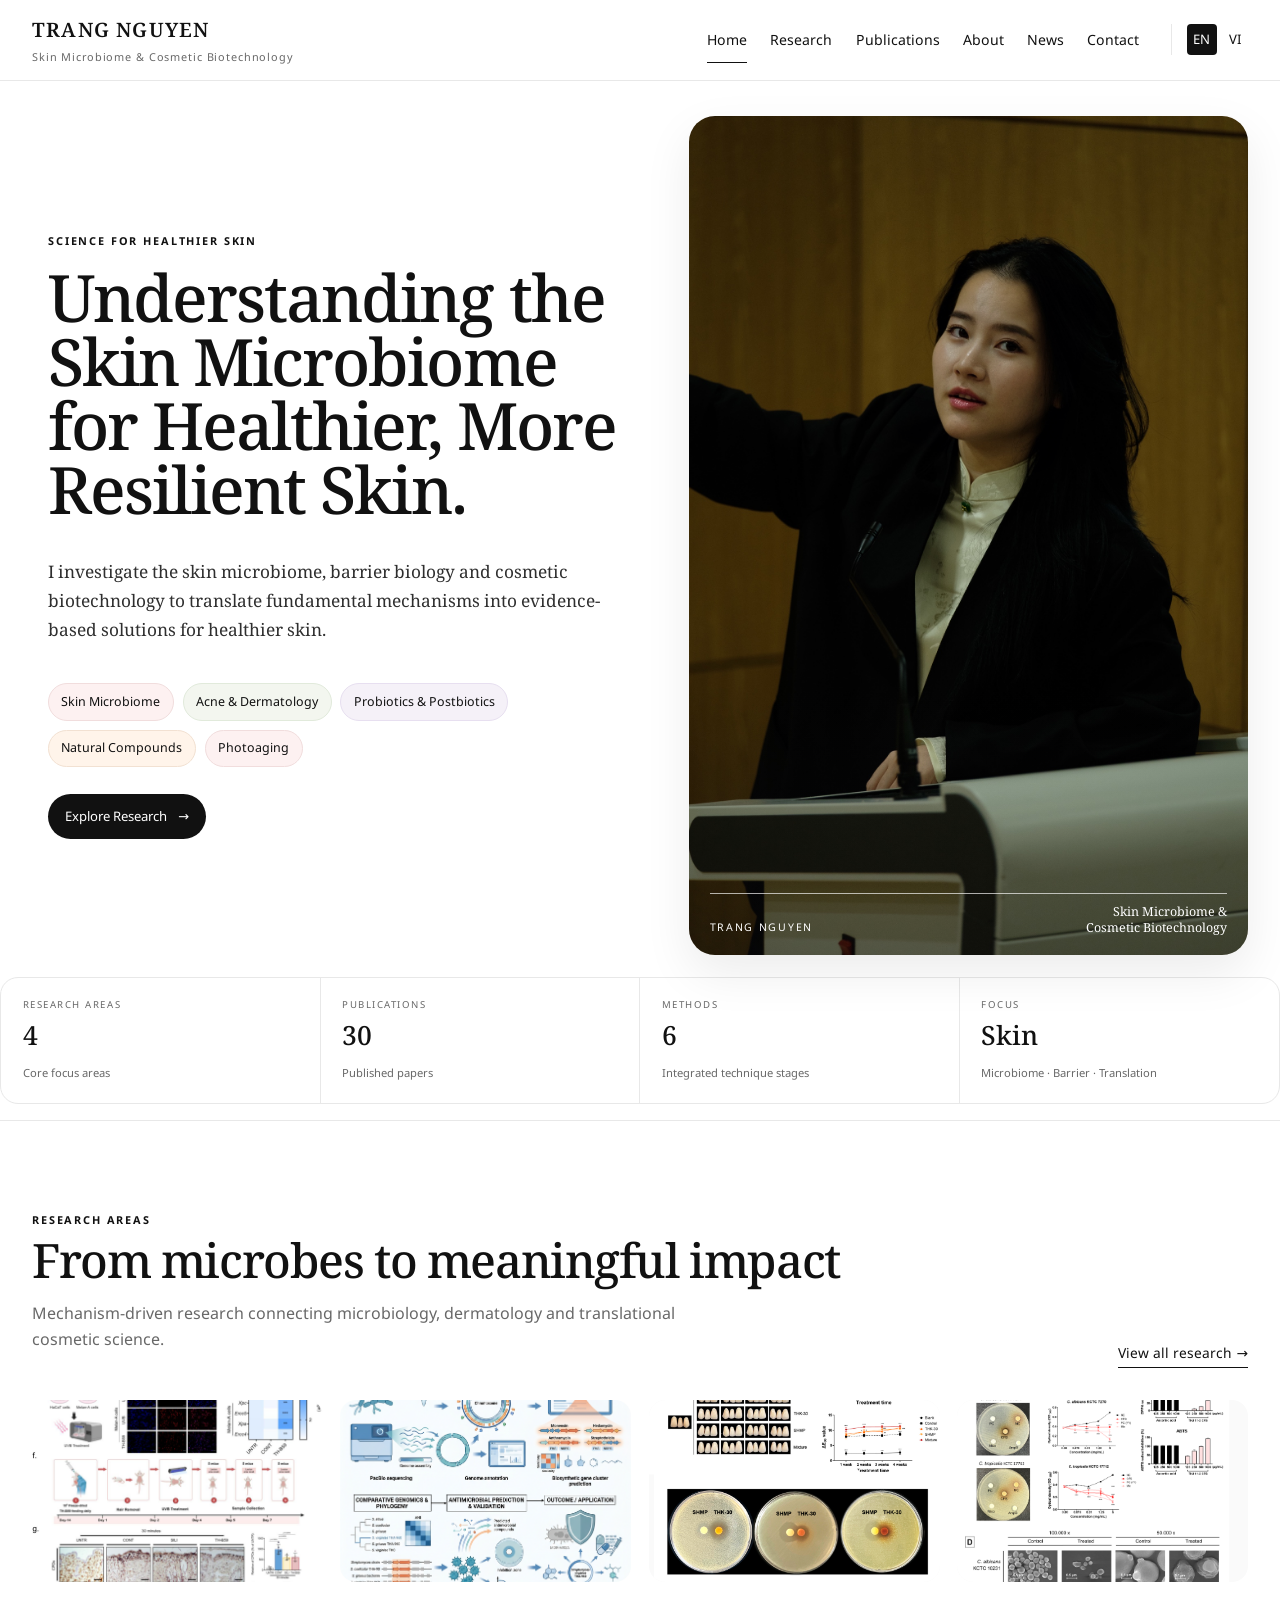
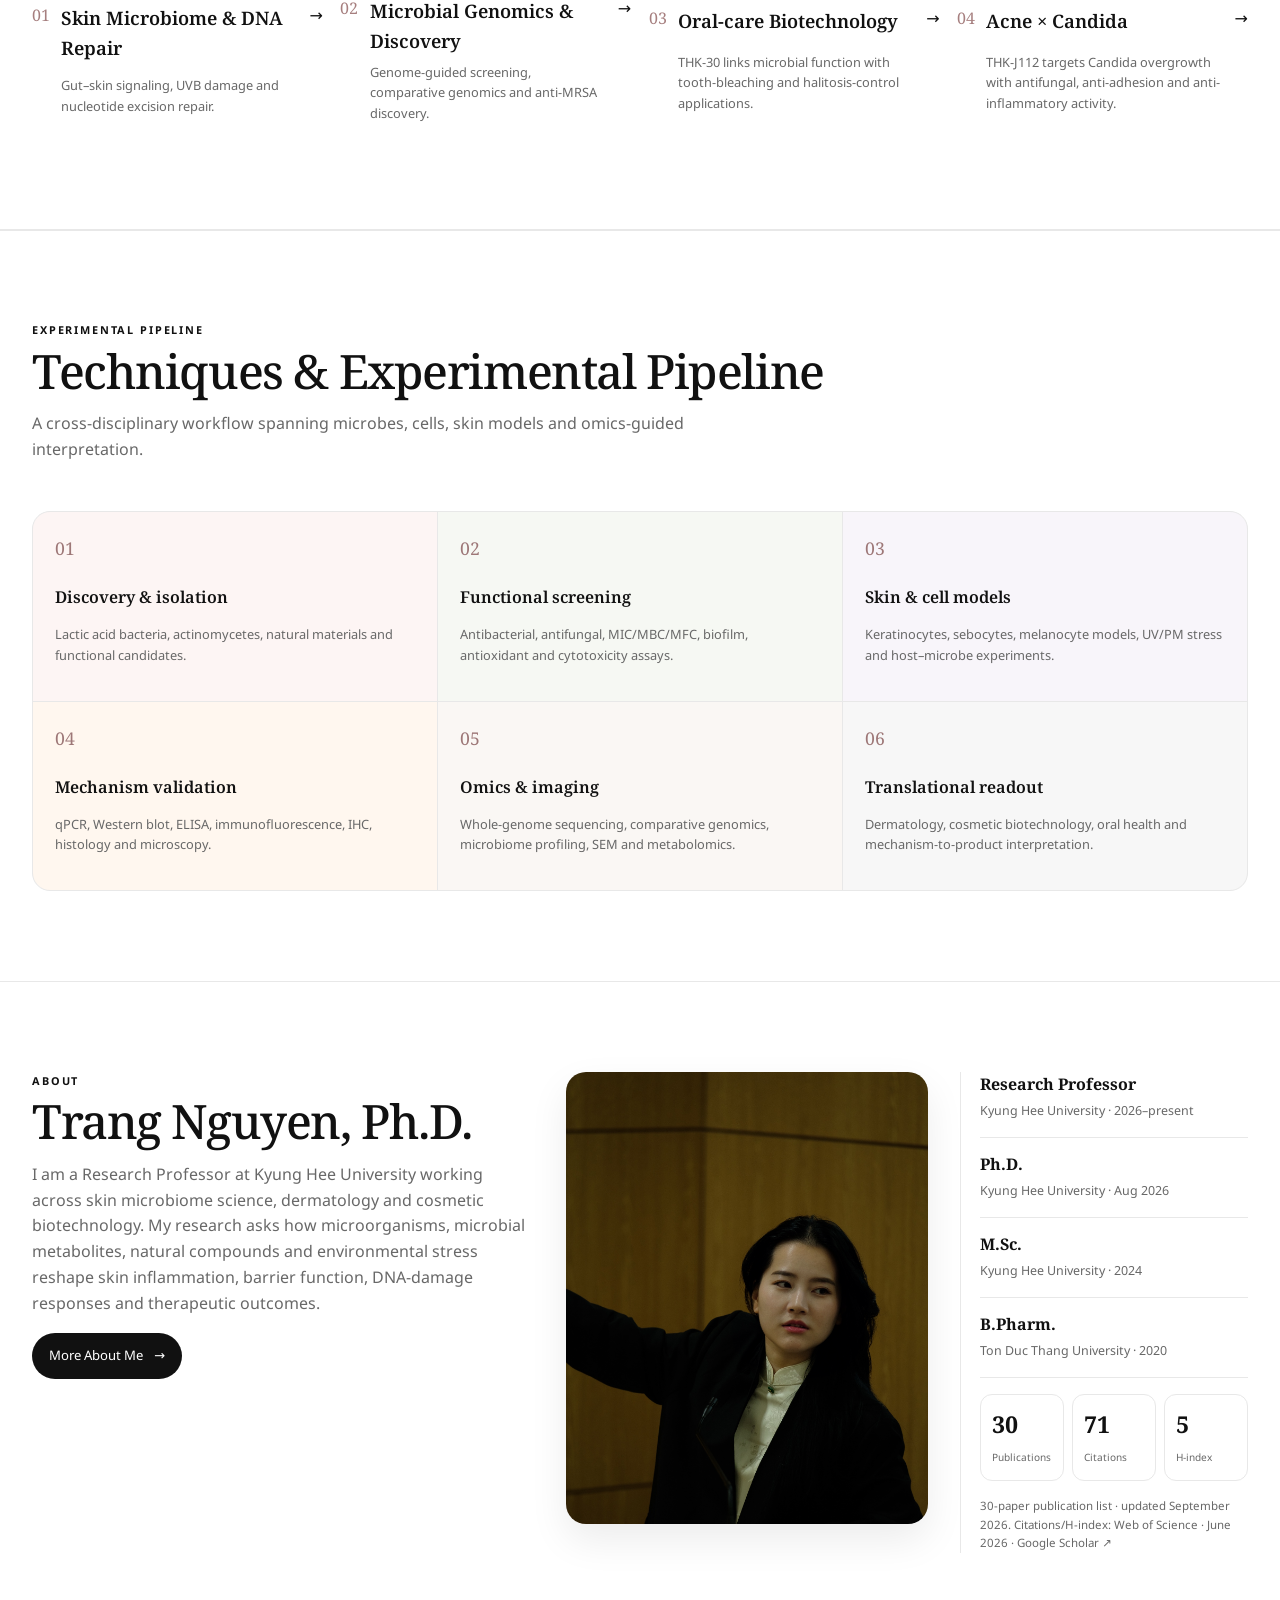
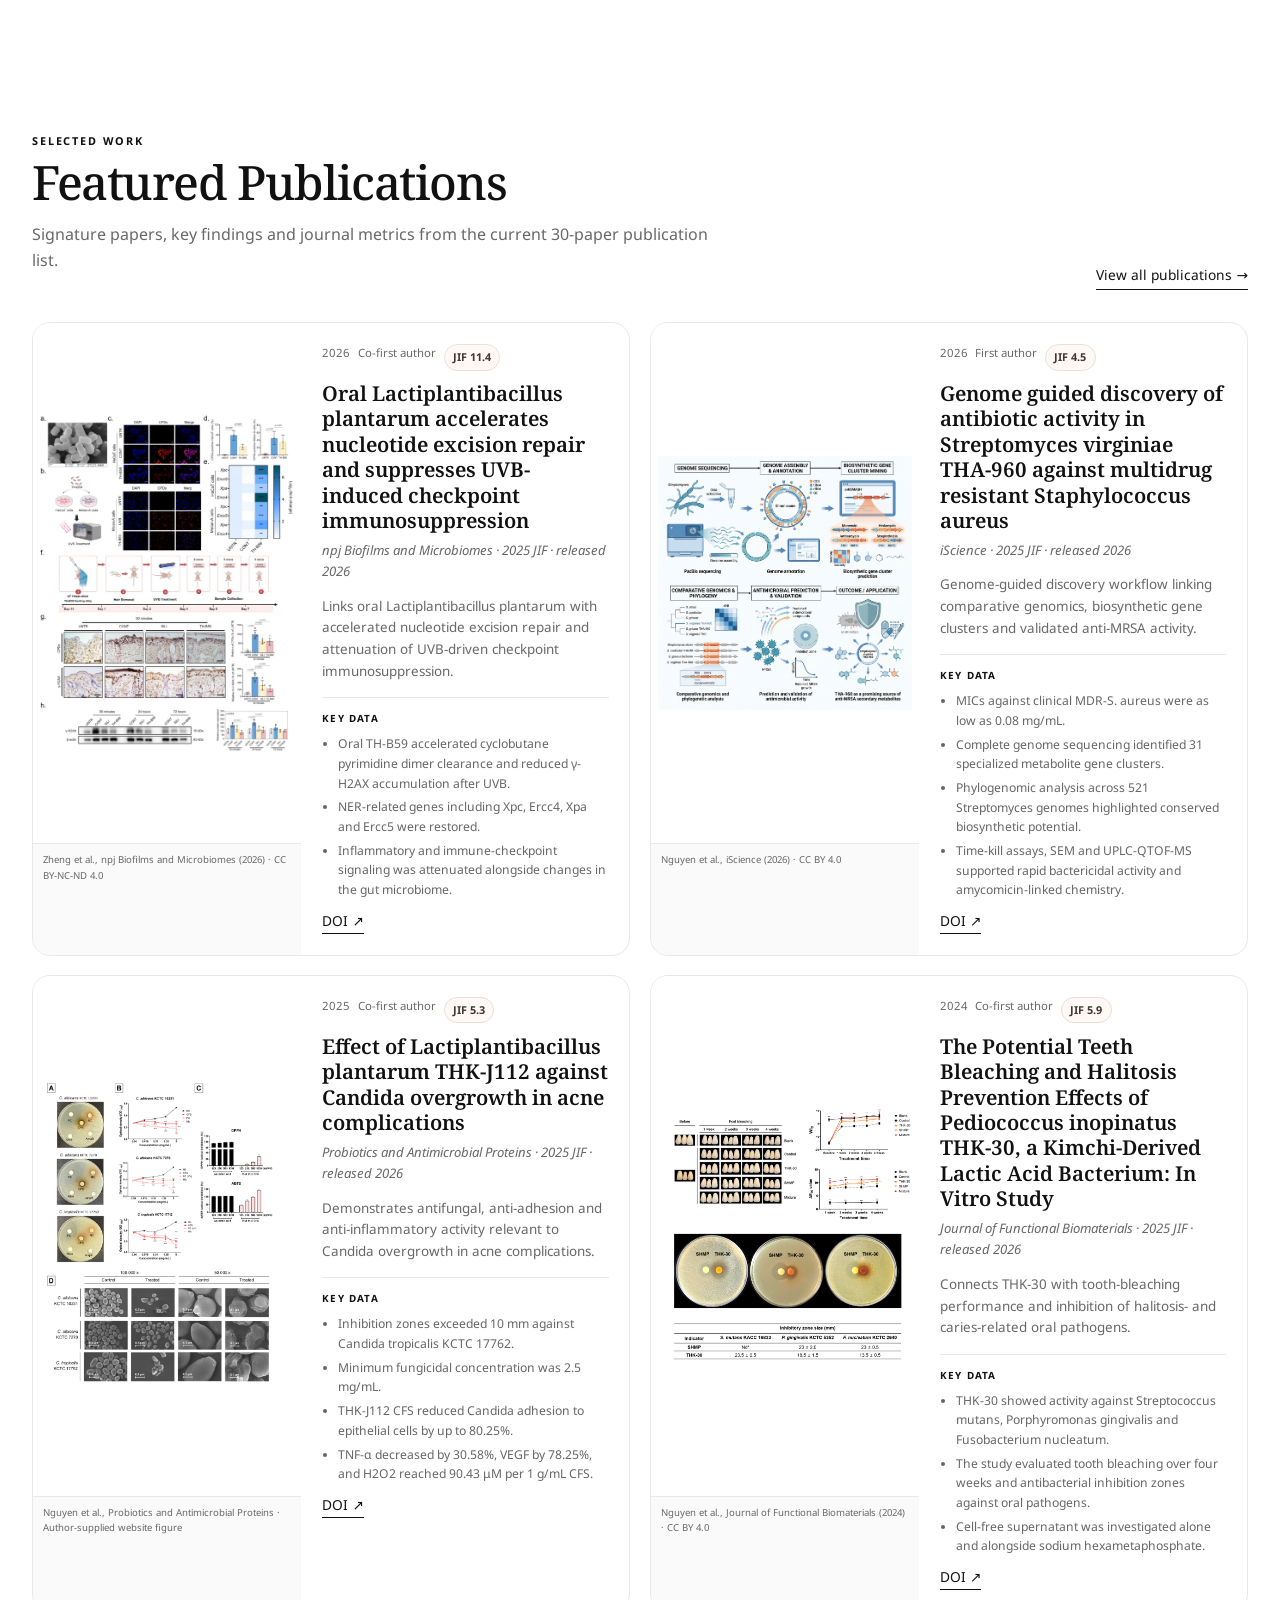
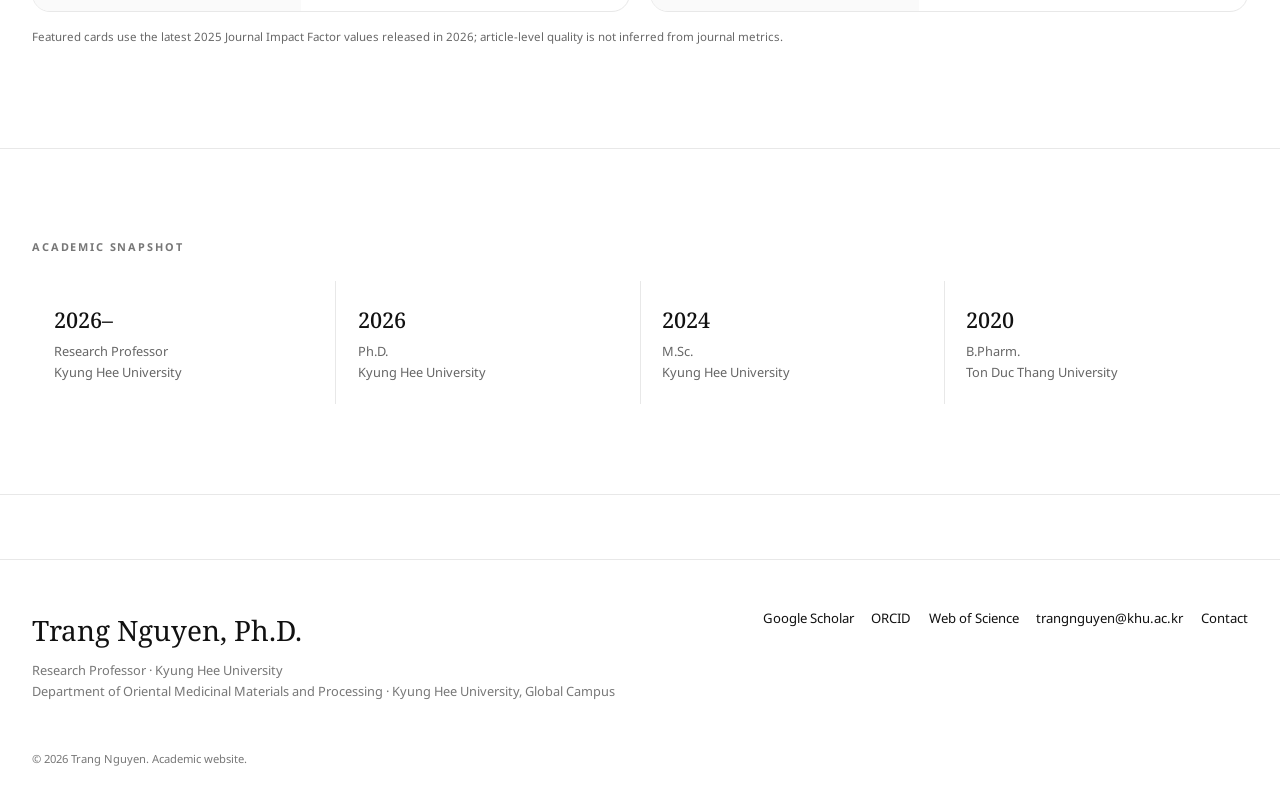
<file: en/index.html>
<!doctype html><html lang="en"><head><meta charset="utf-8"><meta name="viewport" content="width=device-width,initial-scale=1"><title>Home · Trang Nguyen</title><meta name="description" content="I investigate the skin microbiome, barrier biology and cosmetic biotechnology to translate fundamental mechanisms into evidence-based solutions for healthier skin."><link rel="canonical" href="https://trangthepharmacist.github.io/en/"><link rel="alternate" hreflang="en" href="https://trangthepharmacist.github.io/en/"><link rel="alternate" hreflang="vi" href="https://trangthepharmacist.github.io/vi/"><meta property="og:title" content="Home · Trang Nguyen"><meta property="og:description" content="I investigate the skin microbiome, barrier biology and cosmetic biotechnology to translate fundamental mechanisms into evidence-based solutions for healthier skin."><meta property="og:type" content="website"><meta property="og:url" content="https://trangthepharmacist.github.io/en/"><meta property="og:image" content="https://trangthepharmacist.github.io/images/trang-hero.png"><link rel="icon" href="/favicon.svg"><link rel="preconnect" href="https://fonts.googleapis.com"><link rel="preconnect" href="https://fonts.gstatic.com" crossorigin><link href="https://fonts.googleapis.com/css2?family=Noto+Sans:wght@400;500;600;700&family=Noto+Serif:wght@400;500;600;700&display=swap" rel="stylesheet"><link rel="stylesheet" href="/styles/global.css"><script type="application/ld+json">{"@context":"https://schema.org","@type":"Person","name":"Trang Nguyen","honorificSuffix":"Ph.D.","jobTitle":"Research Professor","affiliation":{"@type":"CollegeOrUniversity","name":"Kyung Hee University"},"sameAs":["https://orcid.org/0000-0001-5288-8994","https://www.webofscience.com/wos/author/rid/HMO-8225-2023"]}</script></head><body class="home-page"><a class="skip" href="#main">Skip to content</a><header class="site-header"><div class="nav-wrap"><a class="brand" href="/en/"><strong>TRANG NGUYEN</strong><span>Skin Microbiome &amp; Cosmetic Biotechnology</span></a><button class="menu-btn" aria-label="Open navigation" aria-expanded="false">Menu</button><nav class="main-nav" aria-label="Primary"><a href="/en/" aria-current="page">Home</a><a href="/en/research/" >Research</a><a href="/en/publications/" >Publications</a><a href="/en/about/" >About</a><a href="/en/news/" >News</a><a href="/en/contact/" >Contact</a></nav><div class="langs"><a href="/en/" data-lang-switch class="active">EN</a><a href="/vi/" data-lang-switch class="">VI</a></div></div></header><main id="main"><section class="hero"><div class="hero-copy"><div class="eyebrow">Science for healthier skin</div><h1>Understanding the Skin Microbiome<br><em>for Healthier, More Resilient Skin.</em></h1><p class="lead">I investigate the skin microbiome, barrier biology and cosmetic biotechnology to translate fundamental mechanisms into evidence-based solutions for healthier skin.</p><div class="hero-mobile-portrait"><img src="/images/trang-hero.png" alt="Trang Nguyen presenting academic research"></div><div class="tags"><a class="tag" href="/en/publications/#paper-thkj112">Skin Microbiome</a><a class="tag" href="/en/publications/#paper-thkj112">Acne &amp; Dermatology</a><a class="tag" href="/en/publications/#paper-thb59">Probiotics &amp; Postbiotics</a><a class="tag" href="/en/publications/#paper-hibiscus-atopic">Natural Compounds</a><a class="tag" href="/en/publications/#paper-thb59">Photoaging</a></div><a class="cta" href="/en/research/">Explore Research</a></div><div class="hero-media"><img src="/images/trang-hero.png" alt="Trang Nguyen presenting academic research"><div class="hero-nameplate"><span>TRANG NGUYEN</span><strong>Skin Microbiome &amp;<br>Cosmetic Biotechnology</strong></div></div></section><section class="impact-strip"><div class="impact-inner"><div><span>Research areas</span><b>4</b><small>Core focus areas</small></div><div><span>Publications</span><b>30</b><small>Published papers</small></div><div><span>Methods</span><b>6</b><small>Integrated technique stages</small></div><div><span>Focus</span><b>Skin</b><small>Microbiome · Barrier · Translation</small></div></div></section><section class="research-section"><div class="section"><div class="section-head"><div><div class="section-kicker">Research areas</div><h2>From microbes to meaningful impact</h2><p class="section-sub">Mechanism-driven research connecting microbiology, dermatology and translational cosmetic science.</p></div><a class="text-link" href="/en/research/">View all research →</a></div><div class="showcase-grid"><a class="showcase-card" href="/en/publications/#paper-thb59"><div class="showcase-image"><img src="/images/paper-thb59.png" alt="Skin Microbiome &amp; DNA Repair"></div><span>01</span><h3>Skin Microbiome &amp; DNA Repair</h3><p>Gut–skin signaling, UVB damage and nucleotide excision repair.</p><b>→</b></a><a class="showcase-card" href="/en/publications/#paper-tha960"><div class="showcase-image"><img src="/images/paper-tha960.png" alt="Microbial Genomics &amp; Discovery"></div><span>02</span><h3>Microbial Genomics &amp; Discovery</h3><p>Genome-guided screening, comparative genomics and anti-MRSA discovery.</p><b>→</b></a><a class="showcase-card" href="/en/publications/#paper-thk30"><div class="showcase-image"><img src="/images/paper-thk30.png" alt="Oral-care Biotechnology"></div><span>03</span><h3>Oral-care Biotechnology</h3><p>THK-30 links microbial function with tooth-bleaching and halitosis-control applications.</p><b>→</b></a><a class="showcase-card" href="/en/publications/#paper-thkj112"><div class="showcase-image"><img src="/images/paper-j112.png" alt="Acne × Candida"></div><span>04</span><h3>Acne × Candida</h3><p>THK-J112 targets Candida overgrowth with antifungal, anti-adhesion and anti-inflammatory activity.</p><b>→</b></a></div></div></section><section class="section techniques-section"><div class="section-head"><div><div class="section-kicker">Experimental pipeline</div><h2>Techniques & Experimental Pipeline</h2><p class="section-sub">A cross-disciplinary workflow spanning microbes, cells, skin models and omics-guided interpretation.</p></div></div><div class="tech-grid"><article class="tech-card"><span class="tech-step">01</span><strong>Discovery &amp; isolation</strong><p>Lactic acid bacteria, actinomycetes, natural materials and functional candidates.</p></article><article class="tech-card"><span class="tech-step">02</span><strong>Functional screening</strong><p>Antibacterial, antifungal, MIC/MBC/MFC, biofilm, antioxidant and cytotoxicity assays.</p></article><article class="tech-card"><span class="tech-step">03</span><strong>Skin &amp; cell models</strong><p>Keratinocytes, sebocytes, melanocyte models, UV/PM stress and host–microbe experiments.</p></article><article class="tech-card"><span class="tech-step">04</span><strong>Mechanism validation</strong><p>qPCR, Western blot, ELISA, immunofluorescence, IHC, histology and microscopy.</p></article><article class="tech-card"><span class="tech-step">05</span><strong>Omics &amp; imaging</strong><p>Whole-genome sequencing, comparative genomics, microbiome profiling, SEM and metabolomics.</p></article><article class="tech-card"><span class="tech-step">06</span><strong>Translational readout</strong><p>Dermatology, cosmetic biotechnology, oral health and mechanism-to-product interpretation.</p></article></div></section><section class="section"><div class="about-preview"><div class="about-copy"><div class="section-kicker">About</div><h2 class="about-title">Trang Nguyen, Ph.D.</h2><p>I am a Research Professor at Kyung Hee University working across skin microbiome science, dermatology and cosmetic biotechnology. My research asks how microorganisms, microbial metabolites, natural compounds and environmental stress reshape skin inflammation, barrier function, DNA-damage responses and therapeutic outcomes.</p><a class="cta" href="/en/about/">More About Me</a></div><div class="about-photo"><img src="/images/trang-about.png" alt="Trang Nguyen at an academic presentation"></div><div class="credentials"><div class="credentials-list"><div class="credential"><strong>Research Professor</strong><span>Kyung Hee University · 2026–present</span></div><div class="credential"><strong>Ph.D.</strong><span>Kyung Hee University · Aug 2026</span></div><div class="credential"><strong>M.Sc.</strong><span>Kyung Hee University · 2024</span></div><div class="credential"><strong>B.Pharm.</strong><span>Ton Duc Thang University · 2020</span></div></div><div class="metrics"><div class="metric"><b>30</b><span>Publications</span></div><div class="metric"><b>71</b><span>Citations</span></div><div class="metric"><b>5</b><span>H-index</span></div></div><div class="metric-note">30-paper publication list · updated September 2026. Citations/H-index: Web of Science · June 2026 · <a href="https://scholar.google.com/citations?user=YH3xcVYAAAAJ&hl=en">Google Scholar ↗</a></div></div></div></section><section class="section"><div class="section-head"><div><div class="section-kicker">Selected work</div><h2>Featured Publications</h2><p class="section-sub">Signature papers, key findings and journal metrics from the current 30-paper publication list.</p></div><a class="text-link" href="/en/publications/">View all publications →</a></div><div class="featured-pubs"><article class="featured-pub " id="paper-thb59"><figure class="paper-visual"><img src="/images/paper-thb59.png" alt="Composite figure from the TH-B59 paper showing UVB skin damage, DNA repair and mouse experiments."><figcaption>Zheng et al., npj Biofilms and Microbiomes (2026) · CC BY-NC-ND 4.0</figcaption></figure><div class="featured-pub-copy"><div class="featured-meta"><span>2026</span><span>Co-first author</span><span class="if-badge">JIF 11.4</span></div><h3>Oral Lactiplantibacillus plantarum accelerates nucleotide excision repair and suppresses UVB-induced checkpoint immunosuppression</h3><div class="pub-journal">npj Biofilms and Microbiomes · 2025 JIF · released 2026</div><p>Links oral Lactiplantibacillus plantarum with accelerated nucleotide excision repair and attenuation of UVB-driven checkpoint immunosuppression.</p><div class="paper-data"><div class="paper-data-title">Key data</div><ul><li>Oral TH-B59 accelerated cyclobutane pyrimidine dimer clearance and reduced γ-H2AX accumulation after UVB.</li><li>NER-related genes including Xpc, Ercc4, Xpa and Ercc5 were restored.</li><li>Inflammatory and immune-checkpoint signaling was attenuated alongside changes in the gut microbiome.</li></ul></div><div class="featured-links"><a class="text-link" href="https://doi.org/10.1038/s41522-026-01108-2">DOI ↗</a></div></div></article><article class="featured-pub " id="paper-tha960"><figure class="paper-visual"><img src="/images/paper-tha960.png" alt="Graphical abstract from the iScience paper on Streptomyces virginiae THA-960 and anti-MRSA antibiotic discovery."><figcaption>Nguyen et al., iScience (2026) · CC BY 4.0</figcaption></figure><div class="featured-pub-copy"><div class="featured-meta"><span>2026</span><span>First author</span><span class="if-badge">JIF 4.5</span></div><h3>Genome guided discovery of antibiotic activity in Streptomyces virginiae THA-960 against multidrug resistant Staphylococcus aureus</h3><div class="pub-journal">iScience · 2025 JIF · released 2026</div><p>Genome-guided discovery workflow linking comparative genomics, biosynthetic gene clusters and validated anti-MRSA activity.</p><div class="paper-data"><div class="paper-data-title">Key data</div><ul><li>MICs against clinical MDR-S. aureus were as low as 0.08 mg/mL.</li><li>Complete genome sequencing identified 31 specialized metabolite gene clusters.</li><li>Phylogenomic analysis across 521 Streptomyces genomes highlighted conserved biosynthetic potential.</li><li>Time-kill assays, SEM and UPLC-QTOF-MS supported rapid bactericidal activity and amycomicin-linked chemistry.</li></ul></div><div class="featured-links"><a class="text-link" href="https://doi.org/10.1016/j.isci.2026.116311">DOI ↗</a></div></div></article><article class="featured-pub " id="paper-thkj112"><figure class="paper-visual"><img src="/images/paper-j112.png" alt="Composite scientific figure from the THK-J112 paper showing anti-Candida assays, antioxidant activity and SEM."><figcaption>Nguyen et al., Probiotics and Antimicrobial Proteins · Author-supplied website figure</figcaption></figure><div class="featured-pub-copy"><div class="featured-meta"><span>2025</span><span>Co-first author</span><span class="if-badge">JIF 5.3</span></div><h3>Effect of Lactiplantibacillus plantarum THK-J112 against Candida overgrowth in acne complications</h3><div class="pub-journal">Probiotics and Antimicrobial Proteins · 2025 JIF · released 2026</div><p>Demonstrates antifungal, anti-adhesion and anti-inflammatory activity relevant to Candida overgrowth in acne complications.</p><div class="paper-data"><div class="paper-data-title">Key data</div><ul><li>Inhibition zones exceeded 10 mm against Candida tropicalis KCTC 17762.</li><li>Minimum fungicidal concentration was 2.5 mg/mL.</li><li>THK-J112 CFS reduced Candida adhesion to epithelial cells by up to 80.25%.</li><li>TNF-α decreased by 30.58%, VEGF by 78.25%, and H2O2 reached 90.43 μM per 1 g/mL CFS.</li></ul></div><div class="featured-links"><a class="text-link" href="https://doi.org/10.1007/s12602-025-10714-z">DOI ↗</a></div></div></article><article class="featured-pub " id="paper-thk30"><figure class="paper-visual"><img src="/images/paper-thk30.png" alt="Composite scientific figure from the THK-30 paper showing tooth bleaching and oral pathogen inhibition."><figcaption>Nguyen et al., Journal of Functional Biomaterials (2024) · CC BY 4.0</figcaption></figure><div class="featured-pub-copy"><div class="featured-meta"><span>2024</span><span>Co-first author</span><span class="if-badge">JIF 5.9</span></div><h3>The Potential Teeth Bleaching and Halitosis Prevention Effects of Pediococcus inopinatus THK-30, a Kimchi-Derived Lactic Acid Bacterium: In Vitro Study</h3><div class="pub-journal">Journal of Functional Biomaterials · 2025 JIF · released 2026</div><p>Connects THK-30 with tooth-bleaching performance and inhibition of halitosis- and caries-related oral pathogens.</p><div class="paper-data"><div class="paper-data-title">Key data</div><ul><li>THK-30 showed activity against Streptococcus mutans, Porphyromonas gingivalis and Fusobacterium nucleatum.</li><li>The study evaluated tooth bleaching over four weeks and antibacterial inhibition zones against oral pathogens.</li><li>Cell-free supernatant was investigated alone and alongside sodium hexametaphosphate.</li></ul></div><div class="featured-links"><a class="text-link" href="https://doi.org/10.3390/jfb15030064">DOI ↗</a></div></div></article></div><p class="metric-note">Featured cards use the latest 2025 Journal Impact Factor values released in 2026; article-level quality is not inferred from journal metrics.</p></section><section class="snapshot"><div class="section"><div class="section-kicker">Academic Snapshot</div><div class="timeline"><div><b>2026–</b><span>Research Professor<br>Kyung Hee University</span></div><div><b>2026</b><span>Ph.D.<br>Kyung Hee University</span></div><div><b>2024</b><span>M.Sc.<br>Kyung Hee University</span></div><div><b>2020</b><span>B.Pharm.<br>Ton Duc Thang University</span></div></div></div></section></main><footer class="site-footer"><div class="footer-inner"><div><div class="footer-name">Trang Nguyen, Ph.D.</div><div class="footer-meta">Research Professor · Kyung Hee University<br>Department of Oriental Medicinal Materials and Processing · Kyung Hee University, Global Campus</div></div><div class="footer-links"><a href="https://scholar.google.com/citations?user=YH3xcVYAAAAJ&hl=en">Google Scholar</a><a href="https://orcid.org/0000-0001-5288-8994">ORCID</a><a href="https://www.webofscience.com/wos/author/rid/HMO-8225-2023">Web of Science</a><a href="mailto:trangnguyen@khu.ac.kr">trangnguyen@khu.ac.kr</a><a href="/en/contact/">Contact</a></div></div><div class="copyright">© 2026 Trang Nguyen. Academic website.</div></footer><script>const b=document.querySelector('.menu-btn'),n=document.querySelector('.main-nav');if(b&&n){b.addEventListener('click',()=>{const o=n.classList.toggle('open');b.setAttribute('aria-expanded',String(o));});n.querySelectorAll('a').forEach(a=>a.addEventListener('click',()=>{n.classList.remove('open');b.setAttribute('aria-expanded','false')}));}</script></body></html>
</file>
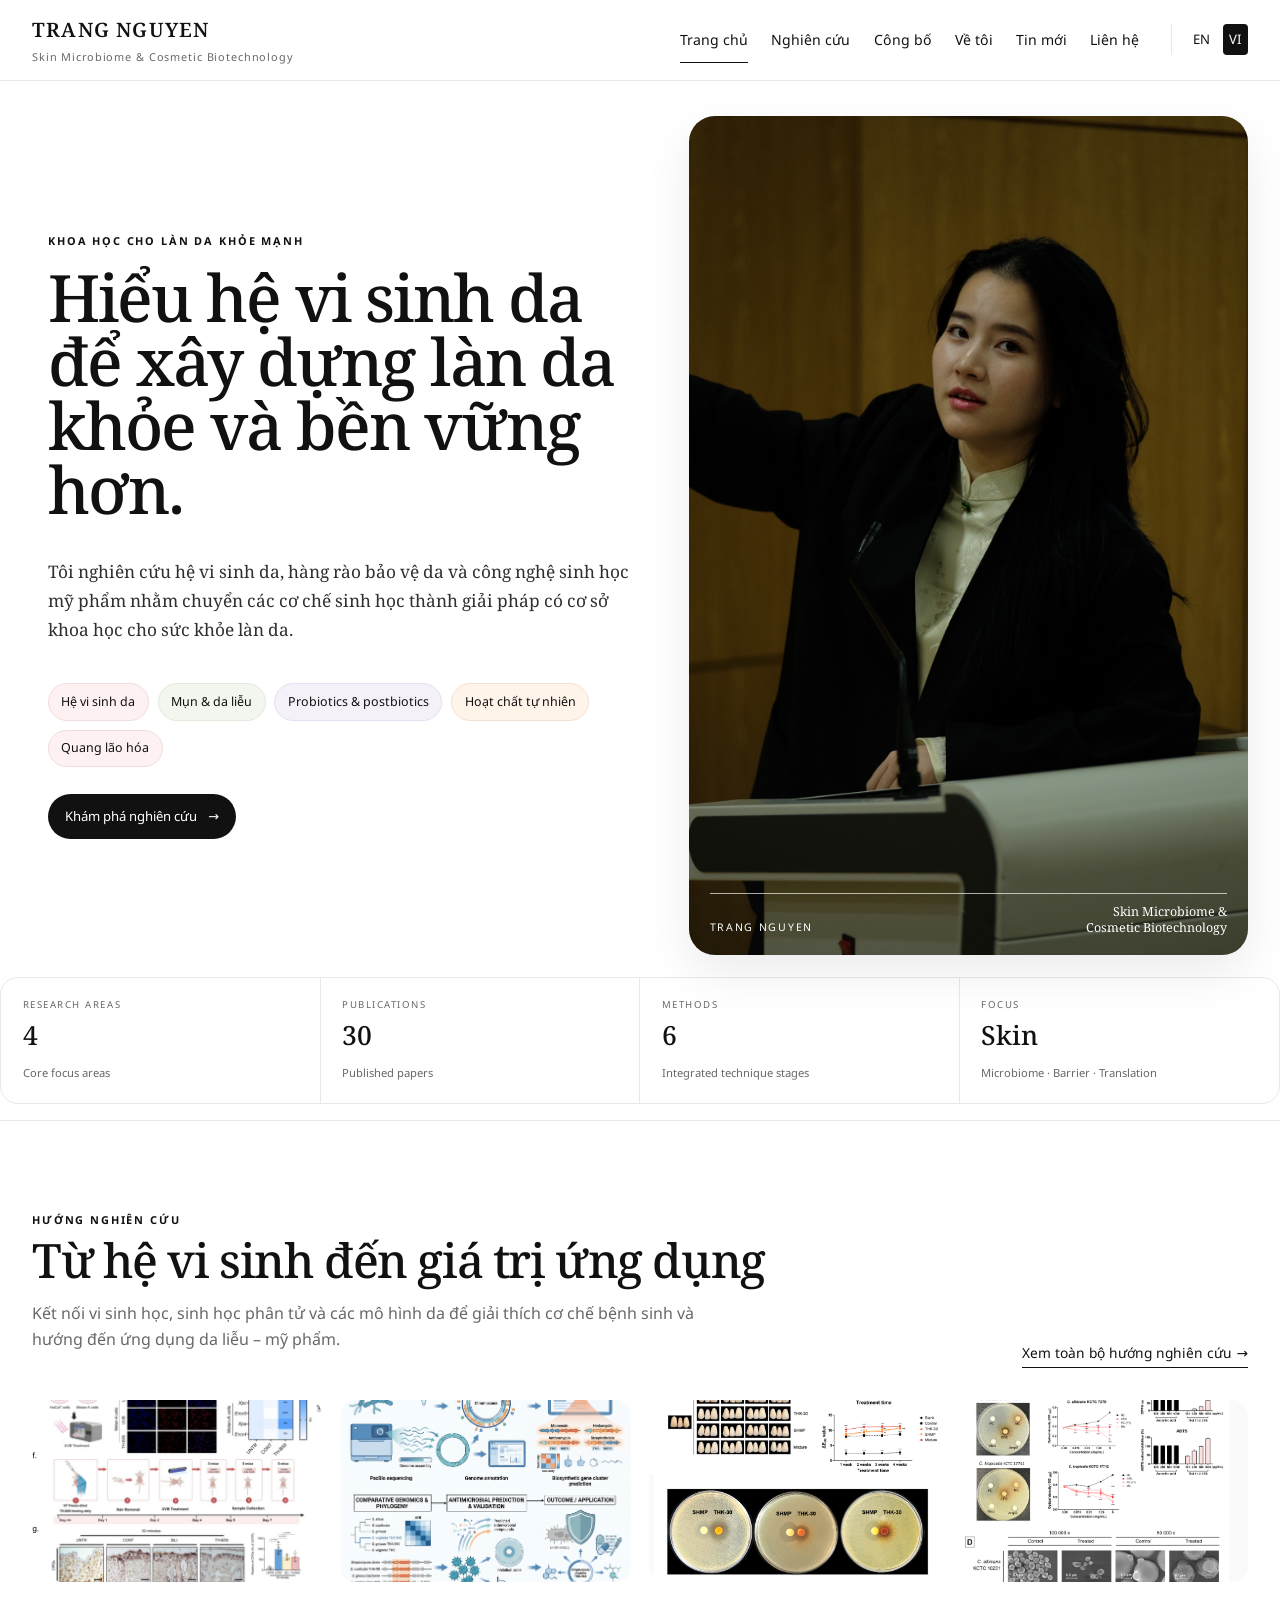
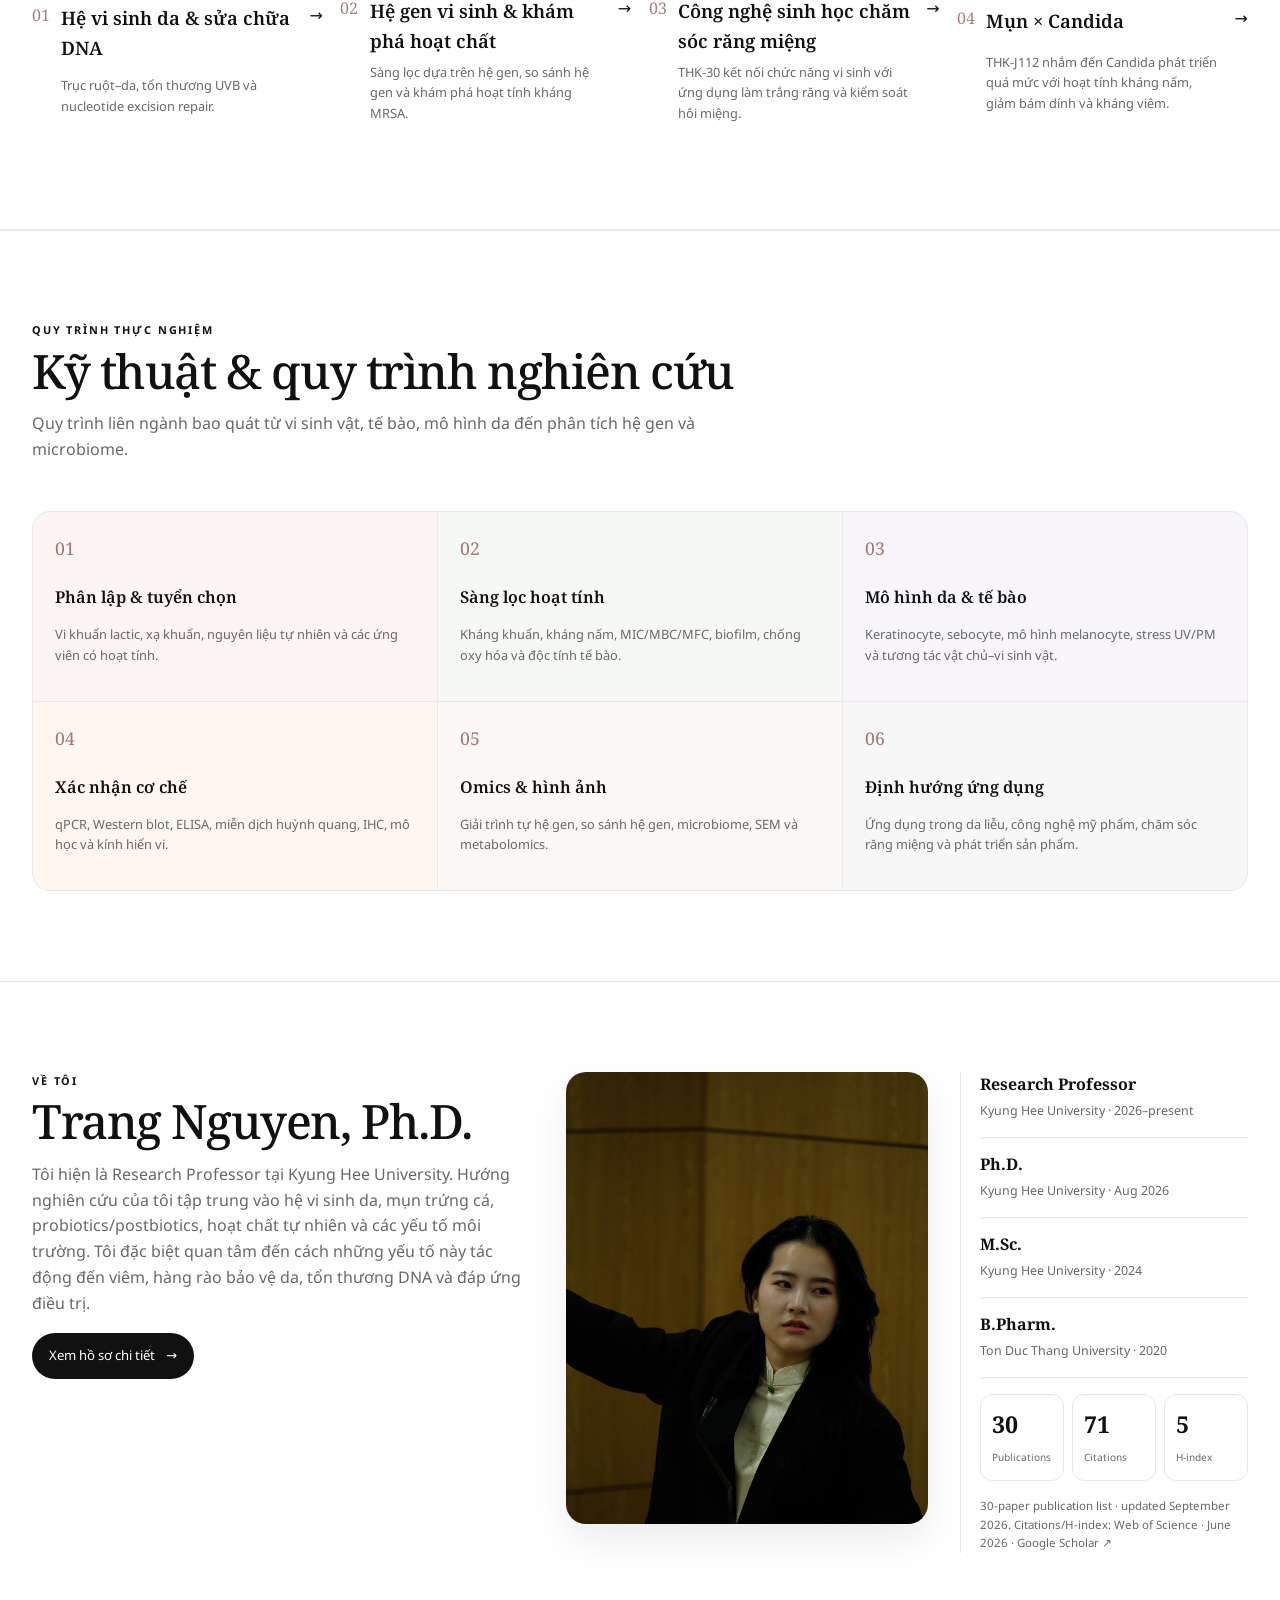
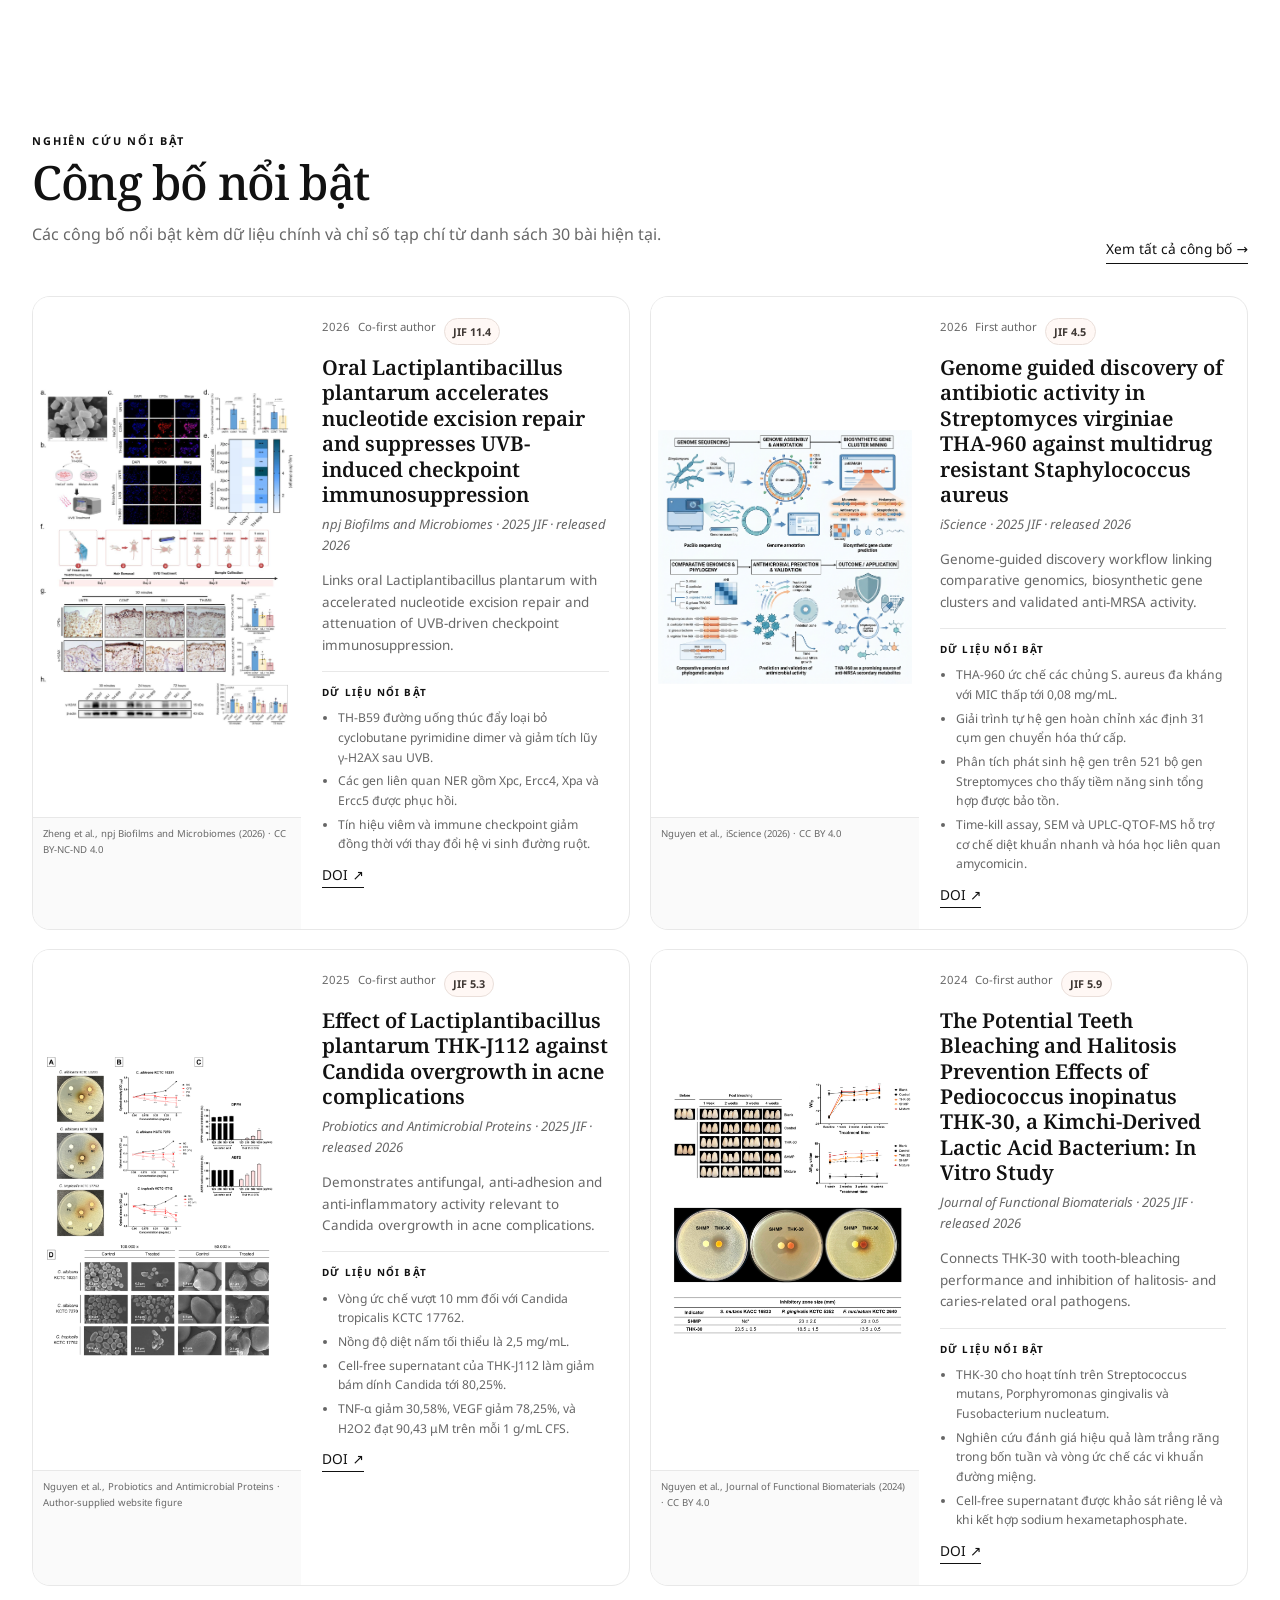
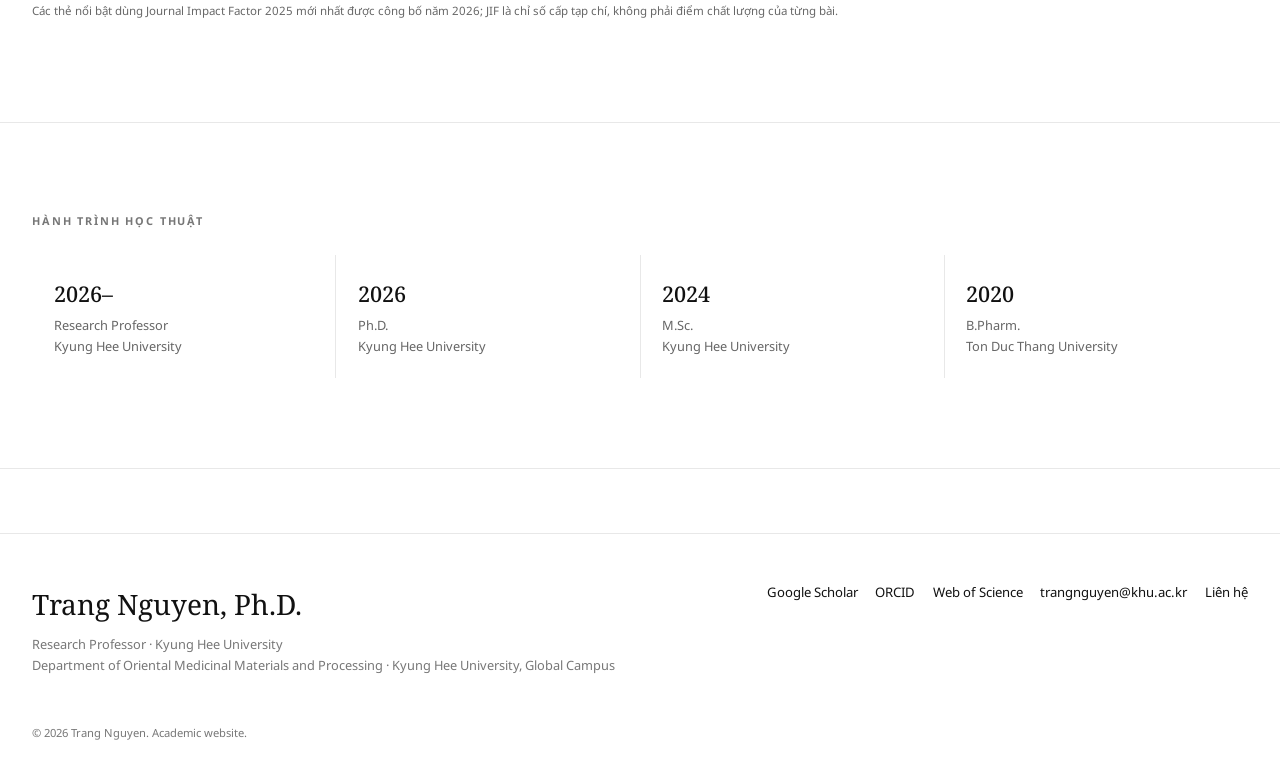
<file: vi/index.html>
<!doctype html><html lang="vi"><head><meta charset="utf-8"><meta name="viewport" content="width=device-width,initial-scale=1"><title>Trang chủ · Trang Nguyen</title><meta name="description" content="Tôi nghiên cứu hệ vi sinh da, hàng rào bảo vệ da và công nghệ sinh học mỹ phẩm nhằm chuyển các cơ chế sinh học thành giải pháp có cơ sở khoa học cho sức khỏe làn da."><link rel="canonical" href="https://trangthepharmacist.github.io/vi/"><link rel="alternate" hreflang="en" href="https://trangthepharmacist.github.io/en/"><link rel="alternate" hreflang="vi" href="https://trangthepharmacist.github.io/vi/"><meta property="og:title" content="Trang chủ · Trang Nguyen"><meta property="og:description" content="Tôi nghiên cứu hệ vi sinh da, hàng rào bảo vệ da và công nghệ sinh học mỹ phẩm nhằm chuyển các cơ chế sinh học thành giải pháp có cơ sở khoa học cho sức khỏe làn da."><meta property="og:type" content="website"><meta property="og:url" content="https://trangthepharmacist.github.io/vi/"><meta property="og:image" content="https://trangthepharmacist.github.io/images/trang-hero.png"><link rel="icon" href="/favicon.svg"><link rel="preconnect" href="https://fonts.googleapis.com"><link rel="preconnect" href="https://fonts.gstatic.com" crossorigin><link href="https://fonts.googleapis.com/css2?family=Noto+Sans:wght@400;500;600;700&family=Noto+Serif:wght@400;500;600;700&display=swap" rel="stylesheet"><link rel="stylesheet" href="/styles/global.css"><script type="application/ld+json">{"@context":"https://schema.org","@type":"Person","name":"Trang Nguyen","honorificSuffix":"Ph.D.","jobTitle":"Research Professor","affiliation":{"@type":"CollegeOrUniversity","name":"Kyung Hee University"},"sameAs":["https://orcid.org/0000-0001-5288-8994","https://www.webofscience.com/wos/author/rid/HMO-8225-2023"]}</script></head><body class="home-page"><a class="skip" href="#main">Skip to content</a><header class="site-header"><div class="nav-wrap"><a class="brand" href="/vi/"><strong>TRANG NGUYEN</strong><span>Skin Microbiome &amp; Cosmetic Biotechnology</span></a><button class="menu-btn" aria-label="Open navigation" aria-expanded="false">Menu</button><nav class="main-nav" aria-label="Primary"><a href="/vi/" aria-current="page">Trang chủ</a><a href="/vi/research/" >Nghiên cứu</a><a href="/vi/publications/" >Công bố</a><a href="/vi/about/" >Về tôi</a><a href="/vi/news/" >Tin mới</a><a href="/vi/contact/" >Liên hệ</a></nav><div class="langs"><a href="/en/" data-lang-switch class="">EN</a><a href="/vi/" data-lang-switch class="active">VI</a></div></div></header><main id="main"><section class="hero"><div class="hero-copy"><div class="eyebrow">Khoa học cho làn da khỏe mạnh</div><h1>Hiểu hệ vi sinh da<br><em>để xây dựng làn da khỏe và bền vững hơn.</em></h1><p class="lead">Tôi nghiên cứu hệ vi sinh da, hàng rào bảo vệ da và công nghệ sinh học mỹ phẩm nhằm chuyển các cơ chế sinh học thành giải pháp có cơ sở khoa học cho sức khỏe làn da.</p><div class="hero-mobile-portrait"><img src="/images/trang-hero.png" alt="Trang Nguyen presenting academic research"></div><div class="tags"><a class="tag" href="/vi/publications/#paper-thkj112">Hệ vi sinh da</a><a class="tag" href="/vi/publications/#paper-thkj112">Mụn &amp; da liễu</a><a class="tag" href="/vi/publications/#paper-thb59">Probiotics &amp; postbiotics</a><a class="tag" href="/vi/publications/#paper-hibiscus-atopic">Hoạt chất tự nhiên</a><a class="tag" href="/vi/publications/#paper-thb59">Quang lão hóa</a></div><a class="cta" href="/vi/research/">Khám phá nghiên cứu</a></div><div class="hero-media"><img src="/images/trang-hero.png" alt="Trang Nguyen presenting academic research"><div class="hero-nameplate"><span>TRANG NGUYEN</span><strong>Skin Microbiome &amp;<br>Cosmetic Biotechnology</strong></div></div></section><section class="impact-strip"><div class="impact-inner"><div><span>Research areas</span><b>4</b><small>Core focus areas</small></div><div><span>Publications</span><b>30</b><small>Published papers</small></div><div><span>Methods</span><b>6</b><small>Integrated technique stages</small></div><div><span>Focus</span><b>Skin</b><small>Microbiome · Barrier · Translation</small></div></div></section><section class="research-section"><div class="section"><div class="section-head"><div><div class="section-kicker">Hướng nghiên cứu</div><h2>Từ hệ vi sinh đến giá trị ứng dụng</h2><p class="section-sub">Kết nối vi sinh học, sinh học phân tử và các mô hình da để giải thích cơ chế bệnh sinh và hướng đến ứng dụng da liễu – mỹ phẩm.</p></div><a class="text-link" href="/vi/research/">Xem toàn bộ hướng nghiên cứu →</a></div><div class="showcase-grid"><a class="showcase-card" href="/vi/publications/#paper-thb59"><div class="showcase-image"><img src="/images/paper-thb59.png" alt="Hệ vi sinh da &amp; sửa chữa DNA"></div><span>01</span><h3>Hệ vi sinh da &amp; sửa chữa DNA</h3><p>Trục ruột–da, tổn thương UVB và nucleotide excision repair.</p><b>→</b></a><a class="showcase-card" href="/vi/publications/#paper-tha960"><div class="showcase-image"><img src="/images/paper-tha960.png" alt="Hệ gen vi sinh &amp; khám phá hoạt chất"></div><span>02</span><h3>Hệ gen vi sinh &amp; khám phá hoạt chất</h3><p>Sàng lọc dựa trên hệ gen, so sánh hệ gen và khám phá hoạt tính kháng MRSA.</p><b>→</b></a><a class="showcase-card" href="/vi/publications/#paper-thk30"><div class="showcase-image"><img src="/images/paper-thk30.png" alt="Công nghệ sinh học chăm sóc răng miệng"></div><span>03</span><h3>Công nghệ sinh học chăm sóc răng miệng</h3><p>THK-30 kết nối chức năng vi sinh với ứng dụng làm trắng răng và kiểm soát hôi miệng.</p><b>→</b></a><a class="showcase-card" href="/vi/publications/#paper-thkj112"><div class="showcase-image"><img src="/images/paper-j112.png" alt="Mụn × Candida"></div><span>04</span><h3>Mụn × Candida</h3><p>THK-J112 nhắm đến Candida phát triển quá mức với hoạt tính kháng nấm, giảm bám dính và kháng viêm.</p><b>→</b></a></div></div></section><section class="section techniques-section"><div class="section-head"><div><div class="section-kicker">Quy trình thực nghiệm</div><h2>Kỹ thuật & quy trình nghiên cứu</h2><p class="section-sub">Quy trình liên ngành bao quát từ vi sinh vật, tế bào, mô hình da đến phân tích hệ gen và microbiome.</p></div></div><div class="tech-grid"><article class="tech-card"><span class="tech-step">01</span><strong>Phân lập &amp; tuyển chọn</strong><p>Vi khuẩn lactic, xạ khuẩn, nguyên liệu tự nhiên và các ứng viên có hoạt tính.</p></article><article class="tech-card"><span class="tech-step">02</span><strong>Sàng lọc hoạt tính</strong><p>Kháng khuẩn, kháng nấm, MIC/MBC/MFC, biofilm, chống oxy hóa và độc tính tế bào.</p></article><article class="tech-card"><span class="tech-step">03</span><strong>Mô hình da &amp; tế bào</strong><p>Keratinocyte, sebocyte, mô hình melanocyte, stress UV/PM và tương tác vật chủ–vi sinh vật.</p></article><article class="tech-card"><span class="tech-step">04</span><strong>Xác nhận cơ chế</strong><p>qPCR, Western blot, ELISA, miễn dịch huỳnh quang, IHC, mô học và kính hiển vi.</p></article><article class="tech-card"><span class="tech-step">05</span><strong>Omics &amp; hình ảnh</strong><p>Giải trình tự hệ gen, so sánh hệ gen, microbiome, SEM và metabolomics.</p></article><article class="tech-card"><span class="tech-step">06</span><strong>Định hướng ứng dụng</strong><p>Ứng dụng trong da liễu, công nghệ mỹ phẩm, chăm sóc răng miệng và phát triển sản phẩm.</p></article></div></section><section class="section"><div class="about-preview"><div class="about-copy"><div class="section-kicker">Về tôi</div><h2 class="about-title">Trang Nguyen, Ph.D.</h2><p>Tôi hiện là Research Professor tại Kyung Hee University. Hướng nghiên cứu của tôi tập trung vào hệ vi sinh da, mụn trứng cá, probiotics/postbiotics, hoạt chất tự nhiên và các yếu tố môi trường. Tôi đặc biệt quan tâm đến cách những yếu tố này tác động đến viêm, hàng rào bảo vệ da, tổn thương DNA và đáp ứng điều trị.</p><a class="cta" href="/vi/about/">Xem hồ sơ chi tiết</a></div><div class="about-photo"><img src="/images/trang-about.png" alt="Trang Nguyen at an academic presentation"></div><div class="credentials"><div class="credentials-list"><div class="credential"><strong>Research Professor</strong><span>Kyung Hee University · 2026–present</span></div><div class="credential"><strong>Ph.D.</strong><span>Kyung Hee University · Aug 2026</span></div><div class="credential"><strong>M.Sc.</strong><span>Kyung Hee University · 2024</span></div><div class="credential"><strong>B.Pharm.</strong><span>Ton Duc Thang University · 2020</span></div></div><div class="metrics"><div class="metric"><b>30</b><span>Publications</span></div><div class="metric"><b>71</b><span>Citations</span></div><div class="metric"><b>5</b><span>H-index</span></div></div><div class="metric-note">30-paper publication list · updated September 2026. Citations/H-index: Web of Science · June 2026 · <a href="https://scholar.google.com/citations?user=YH3xcVYAAAAJ&hl=en">Google Scholar ↗</a></div></div></div></section><section class="section"><div class="section-head"><div><div class="section-kicker">Nghiên cứu nổi bật</div><h2>Công bố nổi bật</h2><p class="section-sub">Các công bố nổi bật kèm dữ liệu chính và chỉ số tạp chí từ danh sách 30 bài hiện tại.</p></div><a class="text-link" href="/vi/publications/">Xem tất cả công bố →</a></div><div class="featured-pubs"><article class="featured-pub " id="paper-thb59"><figure class="paper-visual"><img src="/images/paper-thb59.png" alt="Composite figure from the TH-B59 paper showing UVB skin damage, DNA repair and mouse experiments."><figcaption>Zheng et al., npj Biofilms and Microbiomes (2026) · CC BY-NC-ND 4.0</figcaption></figure><div class="featured-pub-copy"><div class="featured-meta"><span>2026</span><span>Co-first author</span><span class="if-badge">JIF 11.4</span></div><h3>Oral Lactiplantibacillus plantarum accelerates nucleotide excision repair and suppresses UVB-induced checkpoint immunosuppression</h3><div class="pub-journal">npj Biofilms and Microbiomes · 2025 JIF · released 2026</div><p>Links oral Lactiplantibacillus plantarum with accelerated nucleotide excision repair and attenuation of UVB-driven checkpoint immunosuppression.</p><div class="paper-data"><div class="paper-data-title">Dữ liệu nổi bật</div><ul><li>TH-B59 đường uống thúc đẩy loại bỏ cyclobutane pyrimidine dimer và giảm tích lũy γ-H2AX sau UVB.</li><li>Các gen liên quan NER gồm Xpc, Ercc4, Xpa và Ercc5 được phục hồi.</li><li>Tín hiệu viêm và immune checkpoint giảm đồng thời với thay đổi hệ vi sinh đường ruột.</li></ul></div><div class="featured-links"><a class="text-link" href="https://doi.org/10.1038/s41522-026-01108-2">DOI ↗</a></div></div></article><article class="featured-pub " id="paper-tha960"><figure class="paper-visual"><img src="/images/paper-tha960.png" alt="Graphical abstract from the iScience paper on Streptomyces virginiae THA-960 and anti-MRSA antibiotic discovery."><figcaption>Nguyen et al., iScience (2026) · CC BY 4.0</figcaption></figure><div class="featured-pub-copy"><div class="featured-meta"><span>2026</span><span>First author</span><span class="if-badge">JIF 4.5</span></div><h3>Genome guided discovery of antibiotic activity in Streptomyces virginiae THA-960 against multidrug resistant Staphylococcus aureus</h3><div class="pub-journal">iScience · 2025 JIF · released 2026</div><p>Genome-guided discovery workflow linking comparative genomics, biosynthetic gene clusters and validated anti-MRSA activity.</p><div class="paper-data"><div class="paper-data-title">Dữ liệu nổi bật</div><ul><li>THA-960 ức chế các chủng S. aureus đa kháng với MIC thấp tới 0,08 mg/mL.</li><li>Giải trình tự hệ gen hoàn chỉnh xác định 31 cụm gen chuyển hóa thứ cấp.</li><li>Phân tích phát sinh hệ gen trên 521 bộ gen Streptomyces cho thấy tiềm năng sinh tổng hợp được bảo tồn.</li><li>Time-kill assay, SEM và UPLC-QTOF-MS hỗ trợ cơ chế diệt khuẩn nhanh và hóa học liên quan amycomicin.</li></ul></div><div class="featured-links"><a class="text-link" href="https://doi.org/10.1016/j.isci.2026.116311">DOI ↗</a></div></div></article><article class="featured-pub " id="paper-thkj112"><figure class="paper-visual"><img src="/images/paper-j112.png" alt="Composite scientific figure from the THK-J112 paper showing anti-Candida assays, antioxidant activity and SEM."><figcaption>Nguyen et al., Probiotics and Antimicrobial Proteins · Author-supplied website figure</figcaption></figure><div class="featured-pub-copy"><div class="featured-meta"><span>2025</span><span>Co-first author</span><span class="if-badge">JIF 5.3</span></div><h3>Effect of Lactiplantibacillus plantarum THK-J112 against Candida overgrowth in acne complications</h3><div class="pub-journal">Probiotics and Antimicrobial Proteins · 2025 JIF · released 2026</div><p>Demonstrates antifungal, anti-adhesion and anti-inflammatory activity relevant to Candida overgrowth in acne complications.</p><div class="paper-data"><div class="paper-data-title">Dữ liệu nổi bật</div><ul><li>Vòng ức chế vượt 10 mm đối với Candida tropicalis KCTC 17762.</li><li>Nồng độ diệt nấm tối thiểu là 2,5 mg/mL.</li><li>Cell-free supernatant của THK-J112 làm giảm bám dính Candida tới 80,25%.</li><li>TNF-α giảm 30,58%, VEGF giảm 78,25%, và H2O2 đạt 90,43 μM trên mỗi 1 g/mL CFS.</li></ul></div><div class="featured-links"><a class="text-link" href="https://doi.org/10.1007/s12602-025-10714-z">DOI ↗</a></div></div></article><article class="featured-pub " id="paper-thk30"><figure class="paper-visual"><img src="/images/paper-thk30.png" alt="Composite scientific figure from the THK-30 paper showing tooth bleaching and oral pathogen inhibition."><figcaption>Nguyen et al., Journal of Functional Biomaterials (2024) · CC BY 4.0</figcaption></figure><div class="featured-pub-copy"><div class="featured-meta"><span>2024</span><span>Co-first author</span><span class="if-badge">JIF 5.9</span></div><h3>The Potential Teeth Bleaching and Halitosis Prevention Effects of Pediococcus inopinatus THK-30, a Kimchi-Derived Lactic Acid Bacterium: In Vitro Study</h3><div class="pub-journal">Journal of Functional Biomaterials · 2025 JIF · released 2026</div><p>Connects THK-30 with tooth-bleaching performance and inhibition of halitosis- and caries-related oral pathogens.</p><div class="paper-data"><div class="paper-data-title">Dữ liệu nổi bật</div><ul><li>THK-30 cho hoạt tính trên Streptococcus mutans, Porphyromonas gingivalis và Fusobacterium nucleatum.</li><li>Nghiên cứu đánh giá hiệu quả làm trắng răng trong bốn tuần và vòng ức chế các vi khuẩn đường miệng.</li><li>Cell-free supernatant được khảo sát riêng lẻ và khi kết hợp sodium hexametaphosphate.</li></ul></div><div class="featured-links"><a class="text-link" href="https://doi.org/10.3390/jfb15030064">DOI ↗</a></div></div></article></div><p class="metric-note">Các thẻ nổi bật dùng Journal Impact Factor 2025 mới nhất được công bố năm 2026; JIF là chỉ số cấp tạp chí, không phải điểm chất lượng của từng bài.</p></section><section class="snapshot"><div class="section"><div class="section-kicker">Hành trình học thuật</div><div class="timeline"><div><b>2026–</b><span>Research Professor<br>Kyung Hee University</span></div><div><b>2026</b><span>Ph.D.<br>Kyung Hee University</span></div><div><b>2024</b><span>M.Sc.<br>Kyung Hee University</span></div><div><b>2020</b><span>B.Pharm.<br>Ton Duc Thang University</span></div></div></div></section></main><footer class="site-footer"><div class="footer-inner"><div><div class="footer-name">Trang Nguyen, Ph.D.</div><div class="footer-meta">Research Professor · Kyung Hee University<br>Department of Oriental Medicinal Materials and Processing · Kyung Hee University, Global Campus</div></div><div class="footer-links"><a href="https://scholar.google.com/citations?user=YH3xcVYAAAAJ&hl=en">Google Scholar</a><a href="https://orcid.org/0000-0001-5288-8994">ORCID</a><a href="https://www.webofscience.com/wos/author/rid/HMO-8225-2023">Web of Science</a><a href="mailto:trangnguyen@khu.ac.kr">trangnguyen@khu.ac.kr</a><a href="/vi/contact/">Liên hệ</a></div></div><div class="copyright">© 2026 Trang Nguyen. Academic website.</div></footer><script>const b=document.querySelector('.menu-btn'),n=document.querySelector('.main-nav');if(b&&n){b.addEventListener('click',()=>{const o=n.classList.toggle('open');b.setAttribute('aria-expanded',String(o));});n.querySelectorAll('a').forEach(a=>a.addEventListener('click',()=>{n.classList.remove('open');b.setAttribute('aria-expanded','false')}));}</script></body></html>
</file>
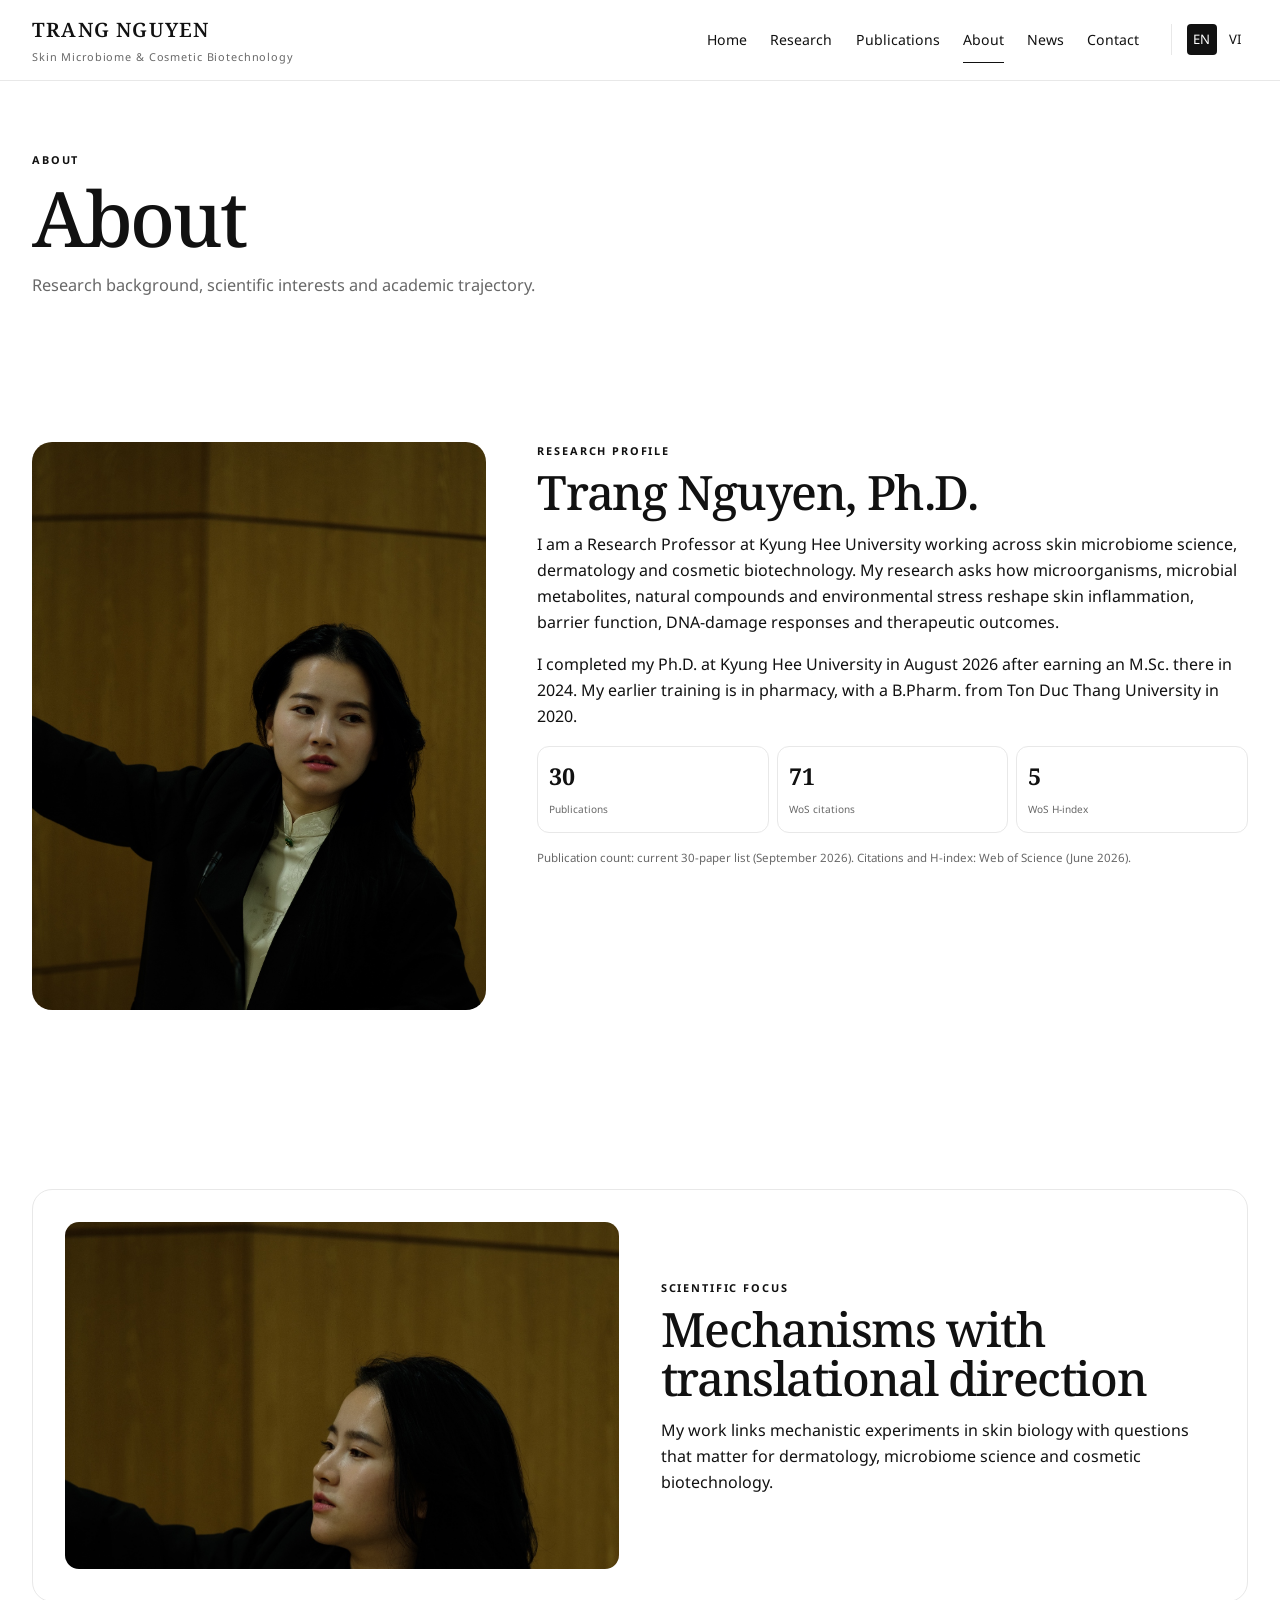
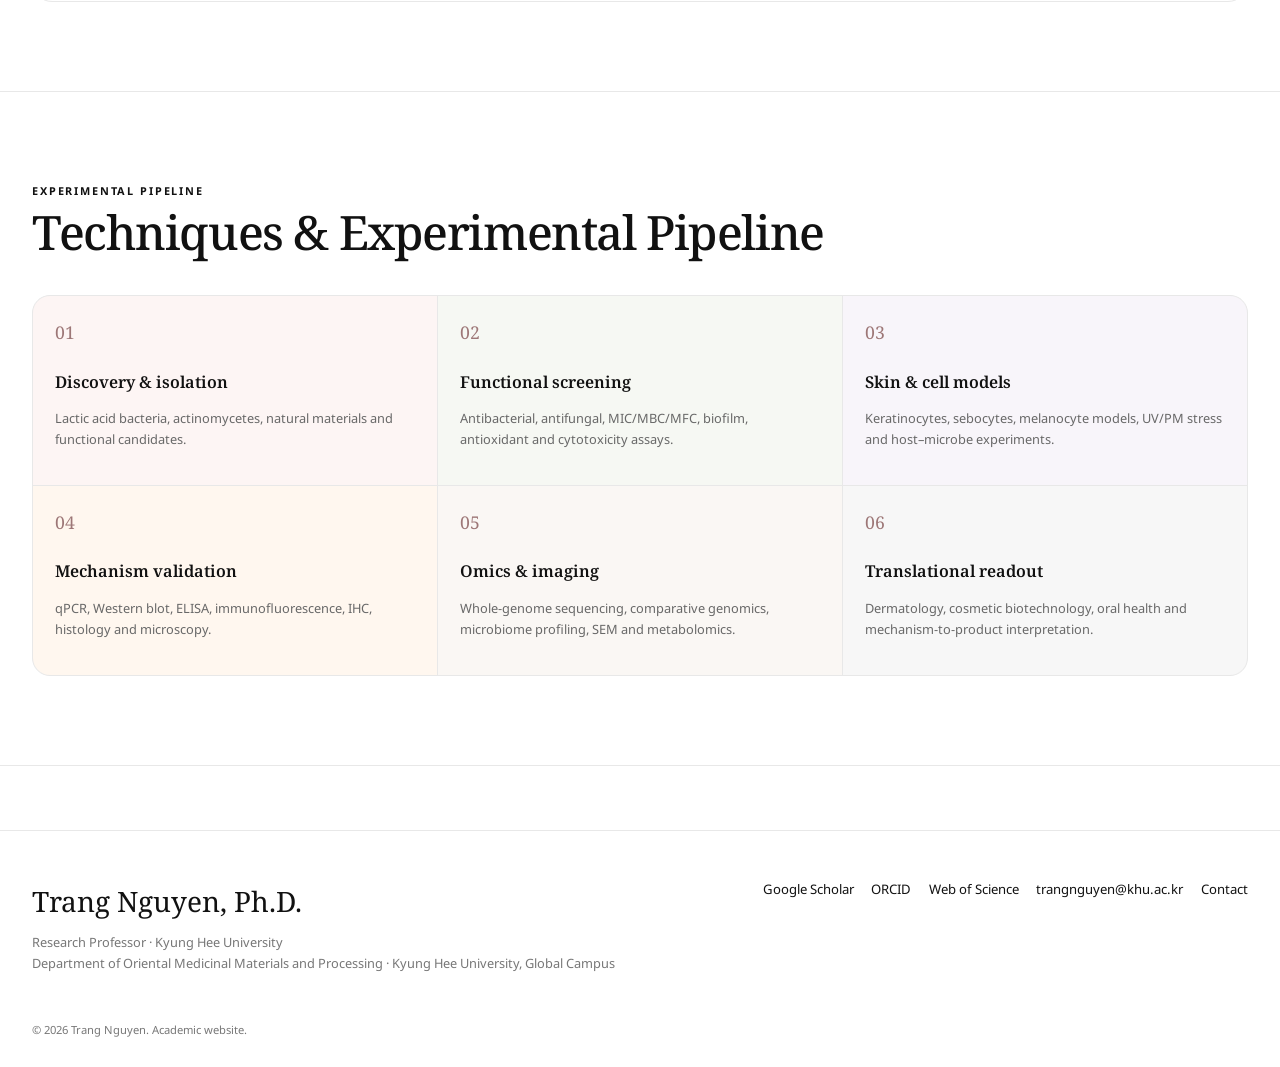
<file: en/about/index.html>
<!doctype html><html lang="en"><head><meta charset="utf-8"><meta name="viewport" content="width=device-width,initial-scale=1"><title>About · Trang Nguyen</title><meta name="description" content="Research background, scientific interests and academic trajectory."><link rel="canonical" href="https://trangthepharmacist.github.io/en/about/"><link rel="alternate" hreflang="en" href="https://trangthepharmacist.github.io/en/about/"><link rel="alternate" hreflang="vi" href="https://trangthepharmacist.github.io/vi/about/"><meta property="og:title" content="About · Trang Nguyen"><meta property="og:description" content="Research background, scientific interests and academic trajectory."><meta property="og:type" content="website"><meta property="og:url" content="https://trangthepharmacist.github.io/en/about/"><meta property="og:image" content="https://trangthepharmacist.github.io/images/trang-hero.png"><link rel="icon" href="/favicon.svg"><link rel="preconnect" href="https://fonts.googleapis.com"><link rel="preconnect" href="https://fonts.gstatic.com" crossorigin><link href="https://fonts.googleapis.com/css2?family=Noto+Sans:wght@400;500;600;700&family=Noto+Serif:wght@400;500;600;700&display=swap" rel="stylesheet"><link rel="stylesheet" href="/styles/global.css"><script type="application/ld+json">{"@context":"https://schema.org","@type":"Person","name":"Trang Nguyen","honorificSuffix":"Ph.D.","jobTitle":"Research Professor","affiliation":{"@type":"CollegeOrUniversity","name":"Kyung Hee University"},"sameAs":["https://orcid.org/0000-0001-5288-8994","https://www.webofscience.com/wos/author/rid/HMO-8225-2023"]}</script></head><body class=""><a class="skip" href="#main">Skip to content</a><header class="site-header"><div class="nav-wrap"><a class="brand" href="/en/"><strong>TRANG NGUYEN</strong><span>Skin Microbiome &amp; Cosmetic Biotechnology</span></a><button class="menu-btn" aria-label="Open navigation" aria-expanded="false">Menu</button><nav class="main-nav" aria-label="Primary"><a href="/en/" >Home</a><a href="/en/research/" >Research</a><a href="/en/publications/" >Publications</a><a href="/en/about/" aria-current="page">About</a><a href="/en/news/" >News</a><a href="/en/contact/" >Contact</a></nav><div class="langs"><a href="/en/about/" data-lang-switch class="active">EN</a><a href="/vi/about/" data-lang-switch class="">VI</a></div></div></header><main id="main"><section class="page-hero"><div class="section-kicker">About</div><h1 class="page-title">About</h1><p class="page-intro">Research background, scientific interests and academic trajectory.</p></section><section class="section about-page"><img src="/images/trang-about.png" alt="Trang Nguyen"><div><div class="section-kicker">Research profile</div><h2>Trang Nguyen, Ph.D.</h2><p>I am a Research Professor at Kyung Hee University working across skin microbiome science, dermatology and cosmetic biotechnology. My research asks how microorganisms, microbial metabolites, natural compounds and environmental stress reshape skin inflammation, barrier function, DNA-damage responses and therapeutic outcomes.</p><p>I completed my Ph.D. at Kyung Hee University in August 2026 after earning an M.Sc. there in 2024. My earlier training is in pharmacy, with a B.Pharm. from Ton Duc Thang University in 2020.</p><div class="metrics"><div class="metric"><b>30</b><span>Publications</span></div><div class="metric"><b>71</b><span>WoS citations</span></div><div class="metric"><b>5</b><span>WoS H-index</span></div></div><p class="metric-note">Publication count: current 30-paper list (September 2026). Citations and H-index: Web of Science (June 2026).</p></div></section><section class="section"><div class="talk-strip"><img src="/images/trang-talk.png" alt="Trang Nguyen during a scientific presentation"><div><div class="section-kicker">Scientific focus</div><h2>Mechanisms with translational direction</h2><p>My work links mechanistic experiments in skin biology with questions that matter for dermatology, microbiome science and cosmetic biotechnology.</p></div></div></section><section class="section techniques-section"><div class="section-head"><div><div class="section-kicker">Experimental pipeline</div><h2>Techniques & Experimental Pipeline</h2></div></div><div class="tech-grid"><article class="tech-card"><span class="tech-step">01</span><strong>Discovery &amp; isolation</strong><p>Lactic acid bacteria, actinomycetes, natural materials and functional candidates.</p></article><article class="tech-card"><span class="tech-step">02</span><strong>Functional screening</strong><p>Antibacterial, antifungal, MIC/MBC/MFC, biofilm, antioxidant and cytotoxicity assays.</p></article><article class="tech-card"><span class="tech-step">03</span><strong>Skin &amp; cell models</strong><p>Keratinocytes, sebocytes, melanocyte models, UV/PM stress and host–microbe experiments.</p></article><article class="tech-card"><span class="tech-step">04</span><strong>Mechanism validation</strong><p>qPCR, Western blot, ELISA, immunofluorescence, IHC, histology and microscopy.</p></article><article class="tech-card"><span class="tech-step">05</span><strong>Omics &amp; imaging</strong><p>Whole-genome sequencing, comparative genomics, microbiome profiling, SEM and metabolomics.</p></article><article class="tech-card"><span class="tech-step">06</span><strong>Translational readout</strong><p>Dermatology, cosmetic biotechnology, oral health and mechanism-to-product interpretation.</p></article></div></section></main><footer class="site-footer"><div class="footer-inner"><div><div class="footer-name">Trang Nguyen, Ph.D.</div><div class="footer-meta">Research Professor · Kyung Hee University<br>Department of Oriental Medicinal Materials and Processing · Kyung Hee University, Global Campus</div></div><div class="footer-links"><a href="https://scholar.google.com/citations?user=YH3xcVYAAAAJ&hl=en">Google Scholar</a><a href="https://orcid.org/0000-0001-5288-8994">ORCID</a><a href="https://www.webofscience.com/wos/author/rid/HMO-8225-2023">Web of Science</a><a href="mailto:trangnguyen@khu.ac.kr">trangnguyen@khu.ac.kr</a><a href="/en/contact/">Contact</a></div></div><div class="copyright">© 2026 Trang Nguyen. Academic website.</div></footer><script>const b=document.querySelector('.menu-btn'),n=document.querySelector('.main-nav');if(b&&n){b.addEventListener('click',()=>{const o=n.classList.toggle('open');b.setAttribute('aria-expanded',String(o));});n.querySelectorAll('a').forEach(a=>a.addEventListener('click',()=>{n.classList.remove('open');b.setAttribute('aria-expanded','false')}));}</script></body></html>
</file>
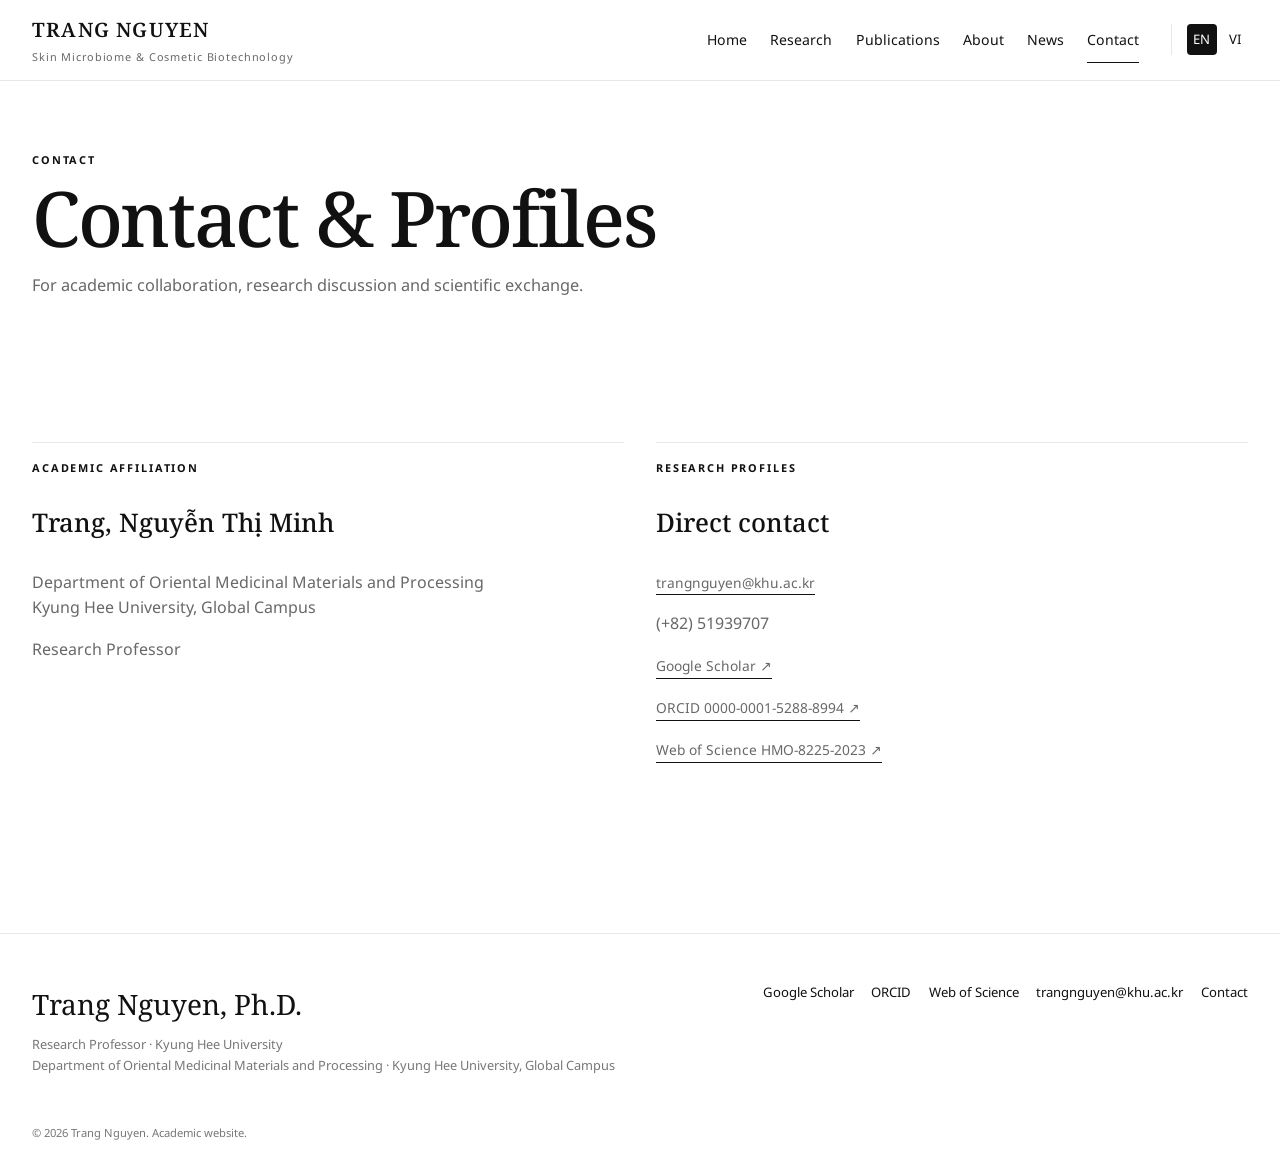
<file: en/contact/index.html>
<!doctype html><html lang="en"><head><meta charset="utf-8"><meta name="viewport" content="width=device-width,initial-scale=1"><title>Contact · Trang Nguyen</title><meta name="description" content="For academic collaboration, research discussion and scientific exchange."><link rel="canonical" href="https://trangthepharmacist.github.io/en/contact/"><link rel="alternate" hreflang="en" href="https://trangthepharmacist.github.io/en/contact/"><link rel="alternate" hreflang="vi" href="https://trangthepharmacist.github.io/vi/contact/"><meta property="og:title" content="Contact · Trang Nguyen"><meta property="og:description" content="For academic collaboration, research discussion and scientific exchange."><meta property="og:type" content="website"><meta property="og:url" content="https://trangthepharmacist.github.io/en/contact/"><meta property="og:image" content="https://trangthepharmacist.github.io/images/trang-hero.png"><link rel="icon" href="/favicon.svg"><link rel="preconnect" href="https://fonts.googleapis.com"><link rel="preconnect" href="https://fonts.gstatic.com" crossorigin><link href="https://fonts.googleapis.com/css2?family=Noto+Sans:wght@400;500;600;700&family=Noto+Serif:wght@400;500;600;700&display=swap" rel="stylesheet"><link rel="stylesheet" href="/styles/global.css"><script type="application/ld+json">{"@context":"https://schema.org","@type":"Person","name":"Trang Nguyen","honorificSuffix":"Ph.D.","jobTitle":"Research Professor","affiliation":{"@type":"CollegeOrUniversity","name":"Kyung Hee University"},"sameAs":["https://orcid.org/0000-0001-5288-8994","https://www.webofscience.com/wos/author/rid/HMO-8225-2023"]}</script></head><body class=""><a class="skip" href="#main">Skip to content</a><header class="site-header"><div class="nav-wrap"><a class="brand" href="/en/"><strong>TRANG NGUYEN</strong><span>Skin Microbiome &amp; Cosmetic Biotechnology</span></a><button class="menu-btn" aria-label="Open navigation" aria-expanded="false">Menu</button><nav class="main-nav" aria-label="Primary"><a href="/en/" >Home</a><a href="/en/research/" >Research</a><a href="/en/publications/" >Publications</a><a href="/en/about/" >About</a><a href="/en/news/" >News</a><a href="/en/contact/" aria-current="page">Contact</a></nav><div class="langs"><a href="/en/contact/" data-lang-switch class="active">EN</a><a href="/vi/contact/" data-lang-switch class="">VI</a></div></div></header><main id="main"><section class="page-hero"><div class="section-kicker">Contact</div><h1 class="page-title">Contact & Profiles</h1><p class="page-intro">For academic collaboration, research discussion and scientific exchange.</p></section><section class="section contact-grid"><div class="contact-card"><div class="section-kicker">Academic affiliation</div><h3>Trang, Nguyễn Thị Minh</h3><p>Department of Oriental Medicinal Materials and Processing<br>Kyung Hee University, Global Campus</p><p>Research Professor</p></div><div class="contact-card"><div class="section-kicker">Research profiles</div><h3>Direct contact</h3><p><a class="text-link" href="mailto:trangnguyen@khu.ac.kr">trangnguyen@khu.ac.kr</a></p><p>(+82) 51939707</p><p><a class="text-link" href="https://scholar.google.com/citations?user=YH3xcVYAAAAJ&hl=en">Google Scholar ↗</a></p><p><a class="text-link" href="https://orcid.org/0000-0001-5288-8994">ORCID 0000-0001-5288-8994 ↗</a></p><p><a class="text-link" href="https://www.webofscience.com/wos/author/rid/HMO-8225-2023">Web of Science HMO-8225-2023 ↗</a></p></div></section></main><footer class="site-footer"><div class="footer-inner"><div><div class="footer-name">Trang Nguyen, Ph.D.</div><div class="footer-meta">Research Professor · Kyung Hee University<br>Department of Oriental Medicinal Materials and Processing · Kyung Hee University, Global Campus</div></div><div class="footer-links"><a href="https://scholar.google.com/citations?user=YH3xcVYAAAAJ&hl=en">Google Scholar</a><a href="https://orcid.org/0000-0001-5288-8994">ORCID</a><a href="https://www.webofscience.com/wos/author/rid/HMO-8225-2023">Web of Science</a><a href="mailto:trangnguyen@khu.ac.kr">trangnguyen@khu.ac.kr</a><a href="/en/contact/">Contact</a></div></div><div class="copyright">© 2026 Trang Nguyen. Academic website.</div></footer><script>const b=document.querySelector('.menu-btn'),n=document.querySelector('.main-nav');if(b&&n){b.addEventListener('click',()=>{const o=n.classList.toggle('open');b.setAttribute('aria-expanded',String(o));});n.querySelectorAll('a').forEach(a=>a.addEventListener('click',()=>{n.classList.remove('open');b.setAttribute('aria-expanded','false')}));}</script></body></html>
</file>
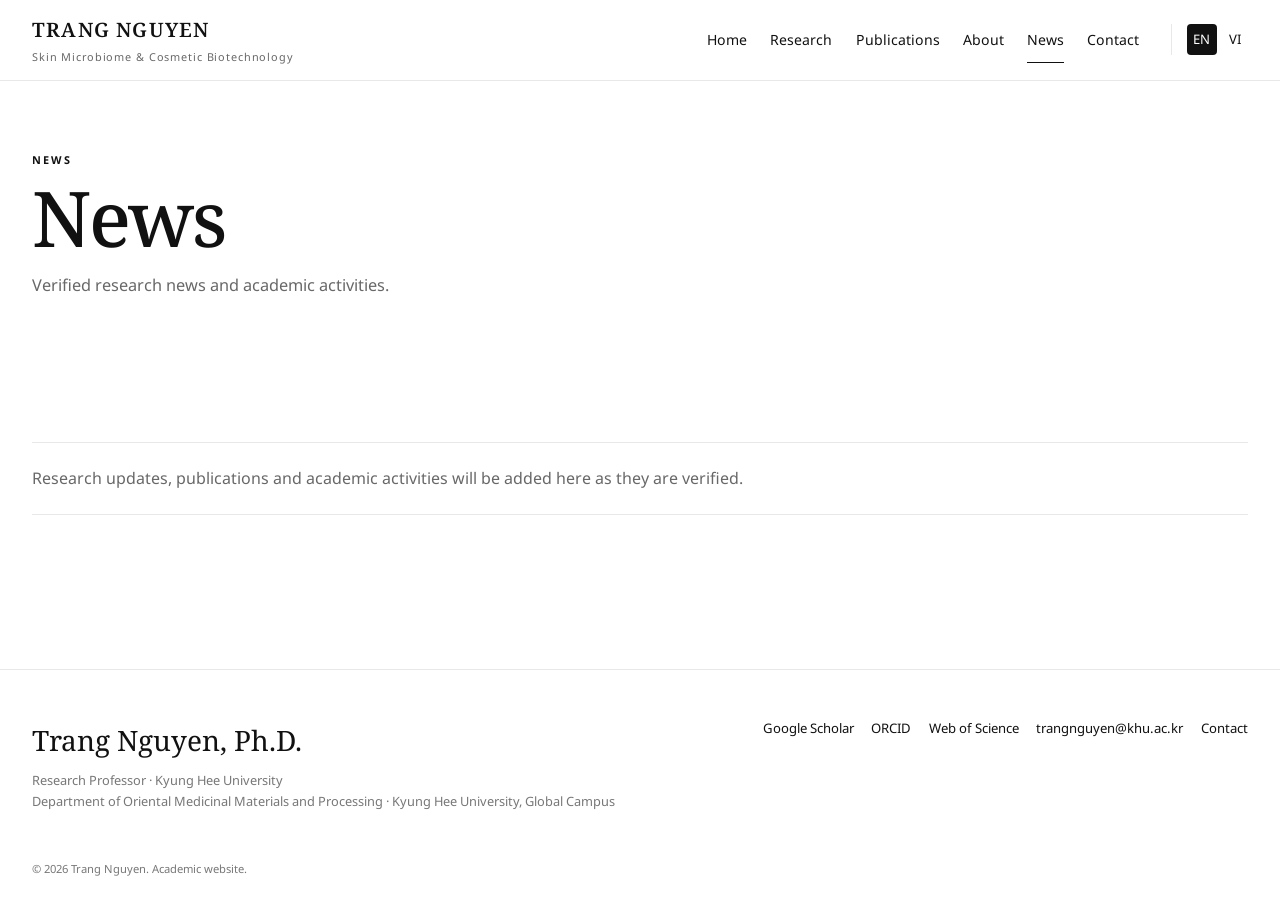
<file: en/news/index.html>
<!doctype html><html lang="en"><head><meta charset="utf-8"><meta name="viewport" content="width=device-width,initial-scale=1"><title>News · Trang Nguyen</title><meta name="description" content="Verified research news and academic activities."><link rel="canonical" href="https://trangthepharmacist.github.io/en/news/"><link rel="alternate" hreflang="en" href="https://trangthepharmacist.github.io/en/news/"><link rel="alternate" hreflang="vi" href="https://trangthepharmacist.github.io/vi/news/"><meta property="og:title" content="News · Trang Nguyen"><meta property="og:description" content="Verified research news and academic activities."><meta property="og:type" content="website"><meta property="og:url" content="https://trangthepharmacist.github.io/en/news/"><meta property="og:image" content="https://trangthepharmacist.github.io/images/trang-hero.png"><link rel="icon" href="/favicon.svg"><link rel="preconnect" href="https://fonts.googleapis.com"><link rel="preconnect" href="https://fonts.gstatic.com" crossorigin><link href="https://fonts.googleapis.com/css2?family=Noto+Sans:wght@400;500;600;700&family=Noto+Serif:wght@400;500;600;700&display=swap" rel="stylesheet"><link rel="stylesheet" href="/styles/global.css"><script type="application/ld+json">{"@context":"https://schema.org","@type":"Person","name":"Trang Nguyen","honorificSuffix":"Ph.D.","jobTitle":"Research Professor","affiliation":{"@type":"CollegeOrUniversity","name":"Kyung Hee University"},"sameAs":["https://orcid.org/0000-0001-5288-8994","https://www.webofscience.com/wos/author/rid/HMO-8225-2023"]}</script></head><body class=""><a class="skip" href="#main">Skip to content</a><header class="site-header"><div class="nav-wrap"><a class="brand" href="/en/"><strong>TRANG NGUYEN</strong><span>Skin Microbiome &amp; Cosmetic Biotechnology</span></a><button class="menu-btn" aria-label="Open navigation" aria-expanded="false">Menu</button><nav class="main-nav" aria-label="Primary"><a href="/en/" >Home</a><a href="/en/research/" >Research</a><a href="/en/publications/" >Publications</a><a href="/en/about/" >About</a><a href="/en/news/" aria-current="page">News</a><a href="/en/contact/" >Contact</a></nav><div class="langs"><a href="/en/news/" data-lang-switch class="active">EN</a><a href="/vi/news/" data-lang-switch class="">VI</a></div></div></header><main id="main"><section class="page-hero"><div class="section-kicker">News</div><h1 class="page-title">News</h1><p class="page-intro">Verified research news and academic activities.</p></section><section class="section"><div class="empty-news">Research updates, publications and academic activities will be added here as they are verified.</div></section></main><footer class="site-footer"><div class="footer-inner"><div><div class="footer-name">Trang Nguyen, Ph.D.</div><div class="footer-meta">Research Professor · Kyung Hee University<br>Department of Oriental Medicinal Materials and Processing · Kyung Hee University, Global Campus</div></div><div class="footer-links"><a href="https://scholar.google.com/citations?user=YH3xcVYAAAAJ&hl=en">Google Scholar</a><a href="https://orcid.org/0000-0001-5288-8994">ORCID</a><a href="https://www.webofscience.com/wos/author/rid/HMO-8225-2023">Web of Science</a><a href="mailto:trangnguyen@khu.ac.kr">trangnguyen@khu.ac.kr</a><a href="/en/contact/">Contact</a></div></div><div class="copyright">© 2026 Trang Nguyen. Academic website.</div></footer><script>const b=document.querySelector('.menu-btn'),n=document.querySelector('.main-nav');if(b&&n){b.addEventListener('click',()=>{const o=n.classList.toggle('open');b.setAttribute('aria-expanded',String(o));});n.querySelectorAll('a').forEach(a=>a.addEventListener('click',()=>{n.classList.remove('open');b.setAttribute('aria-expanded','false')}));}</script></body></html>
</file>
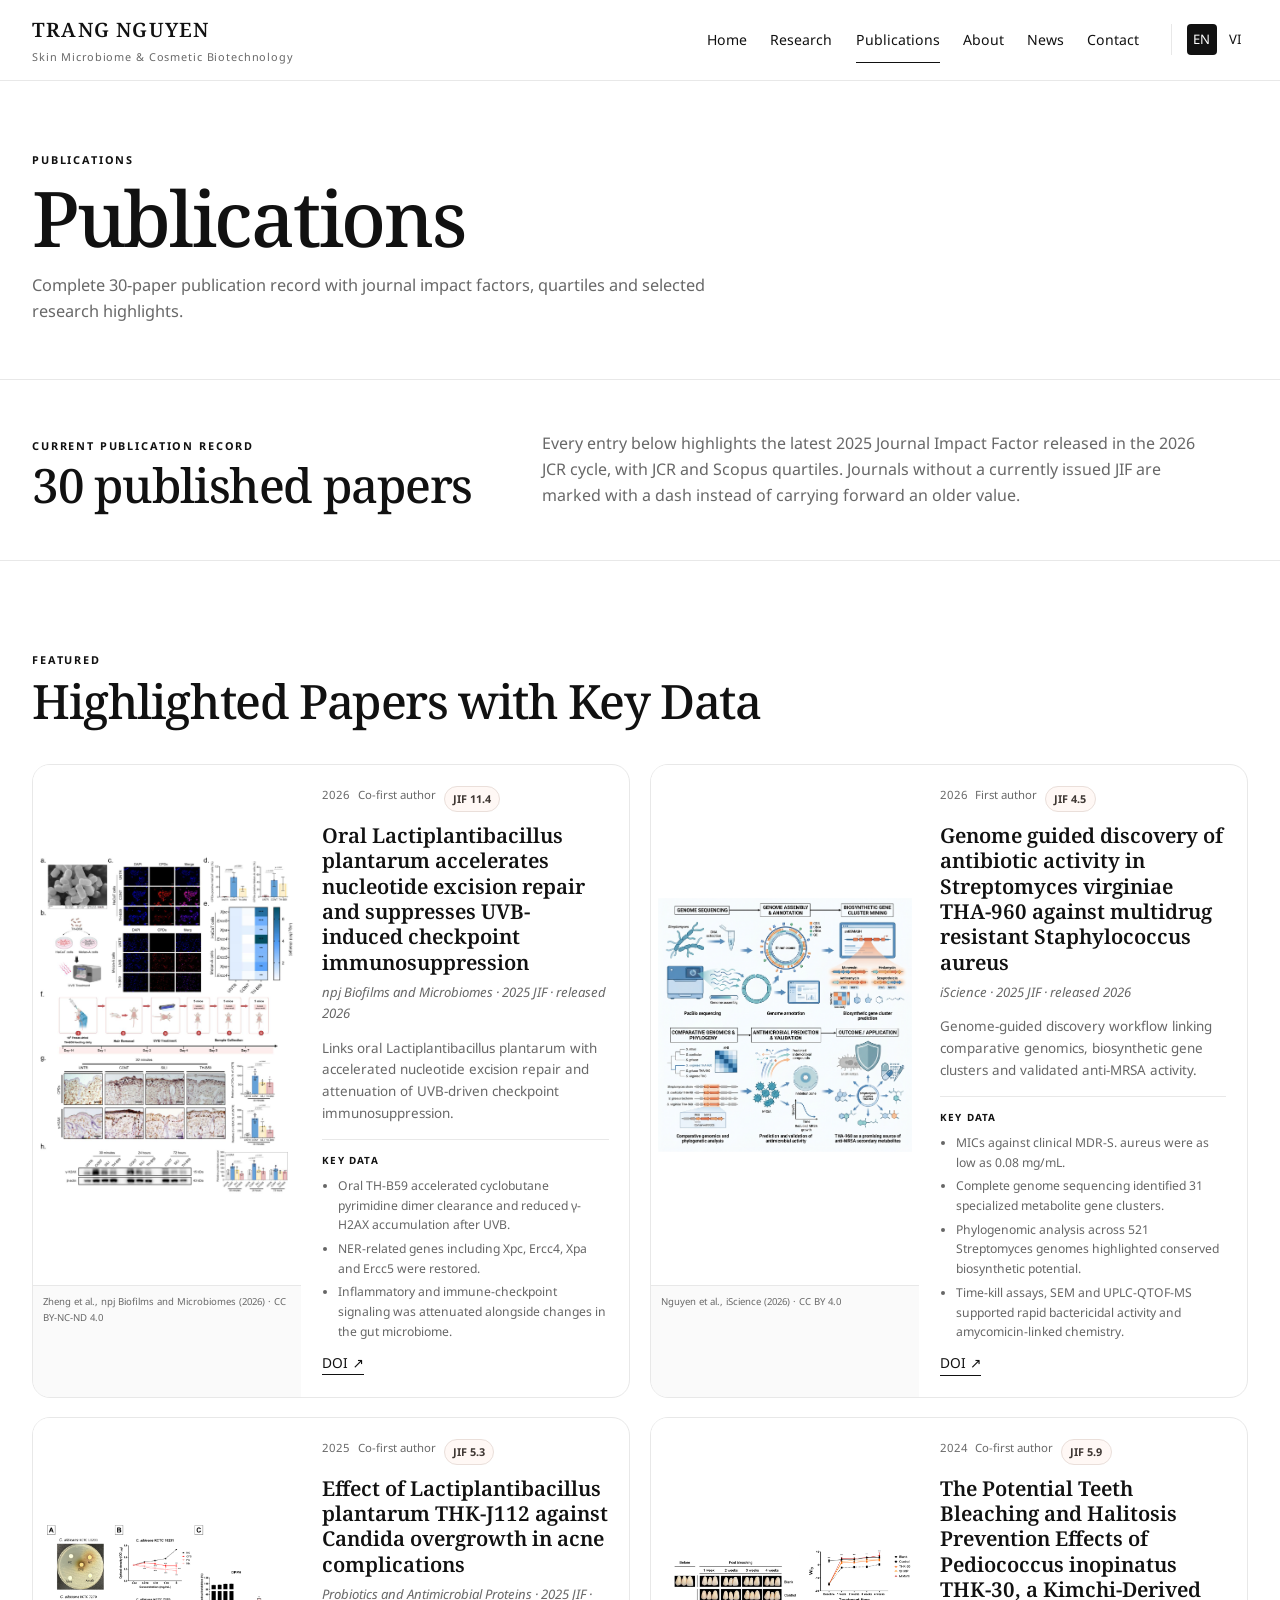
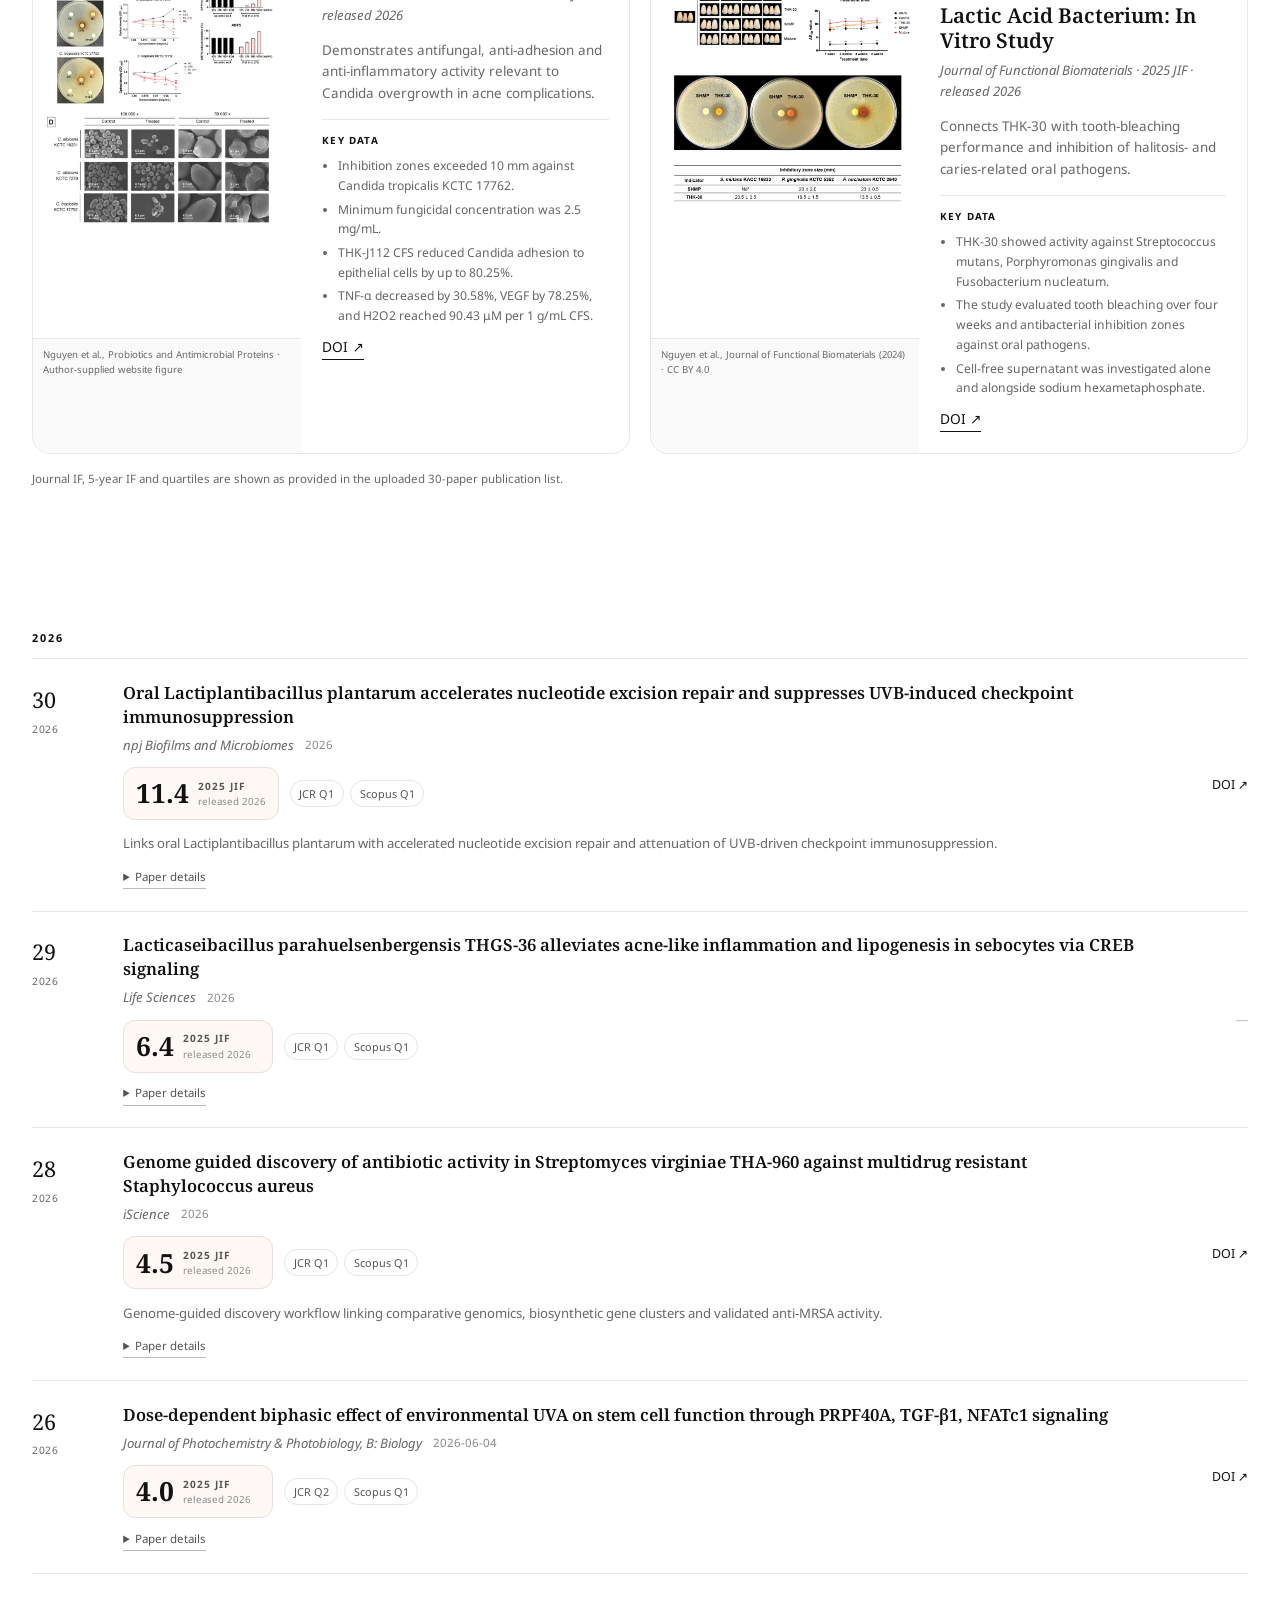
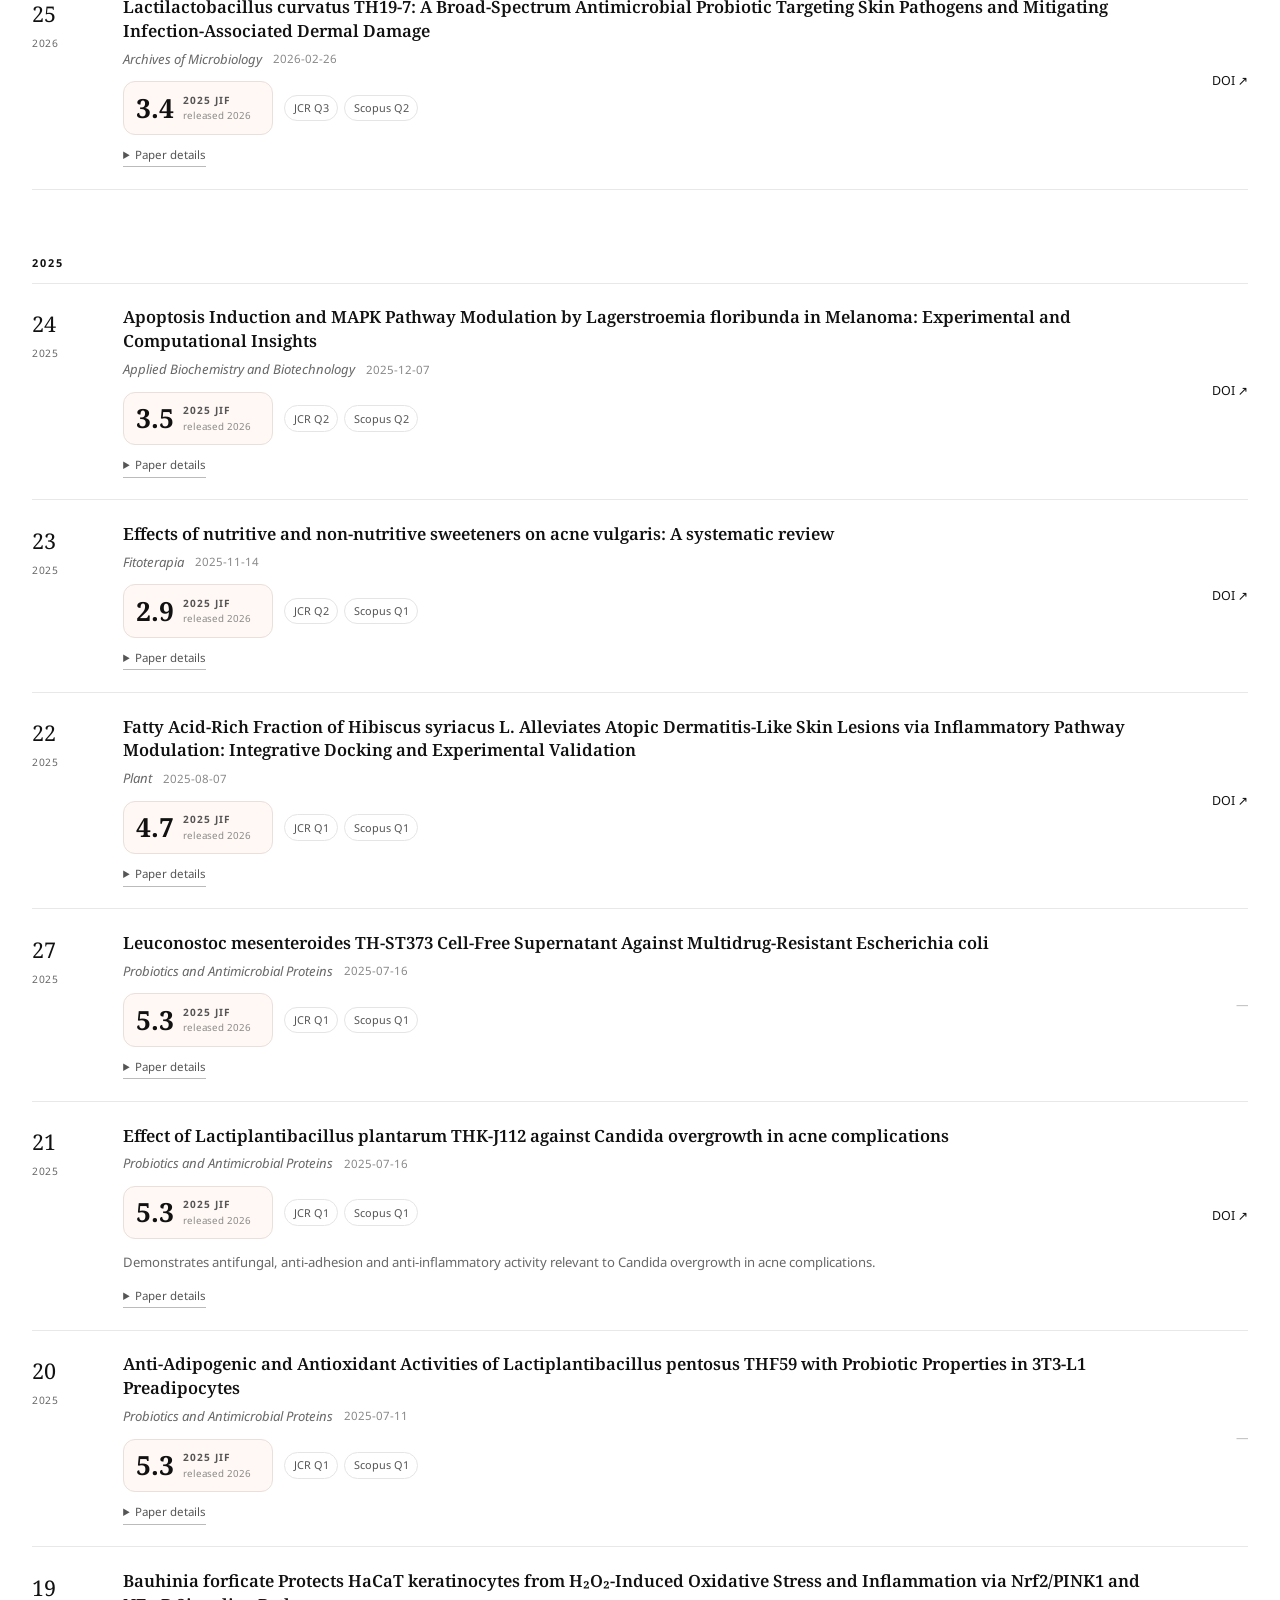
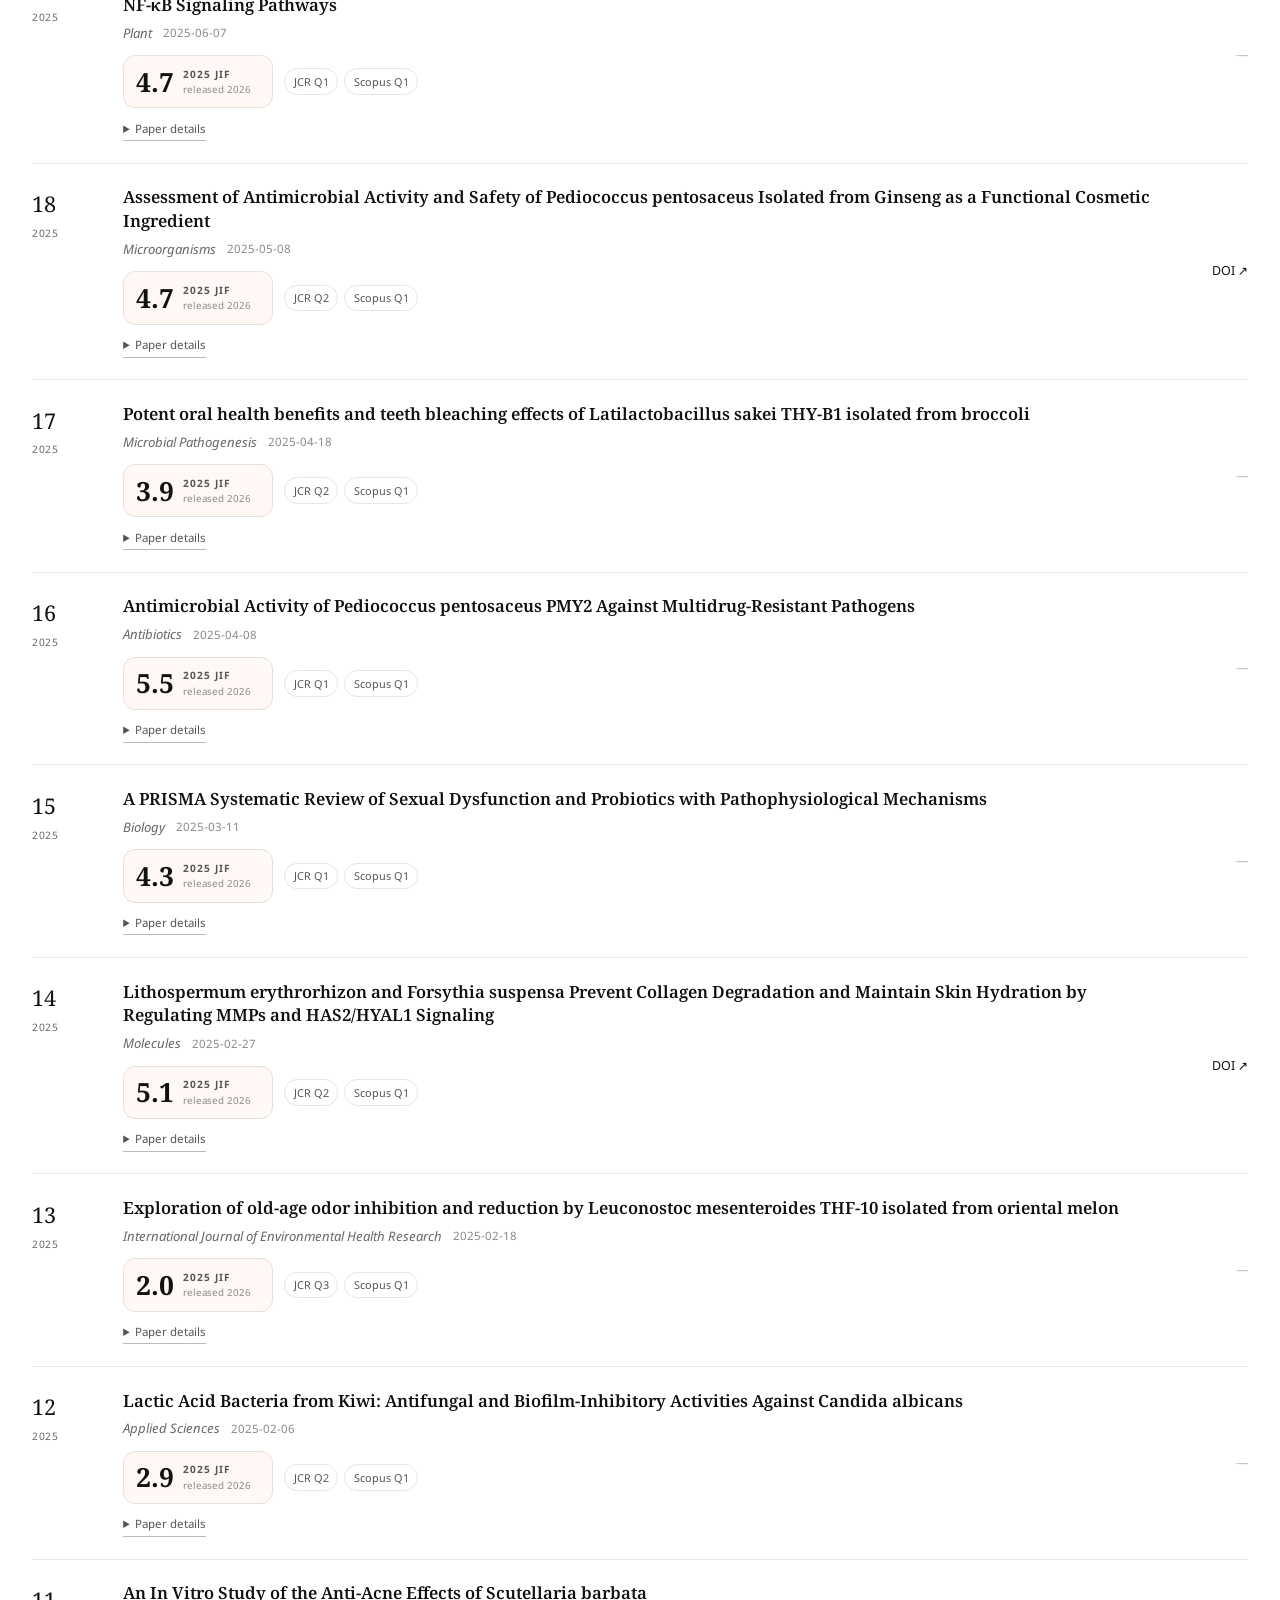
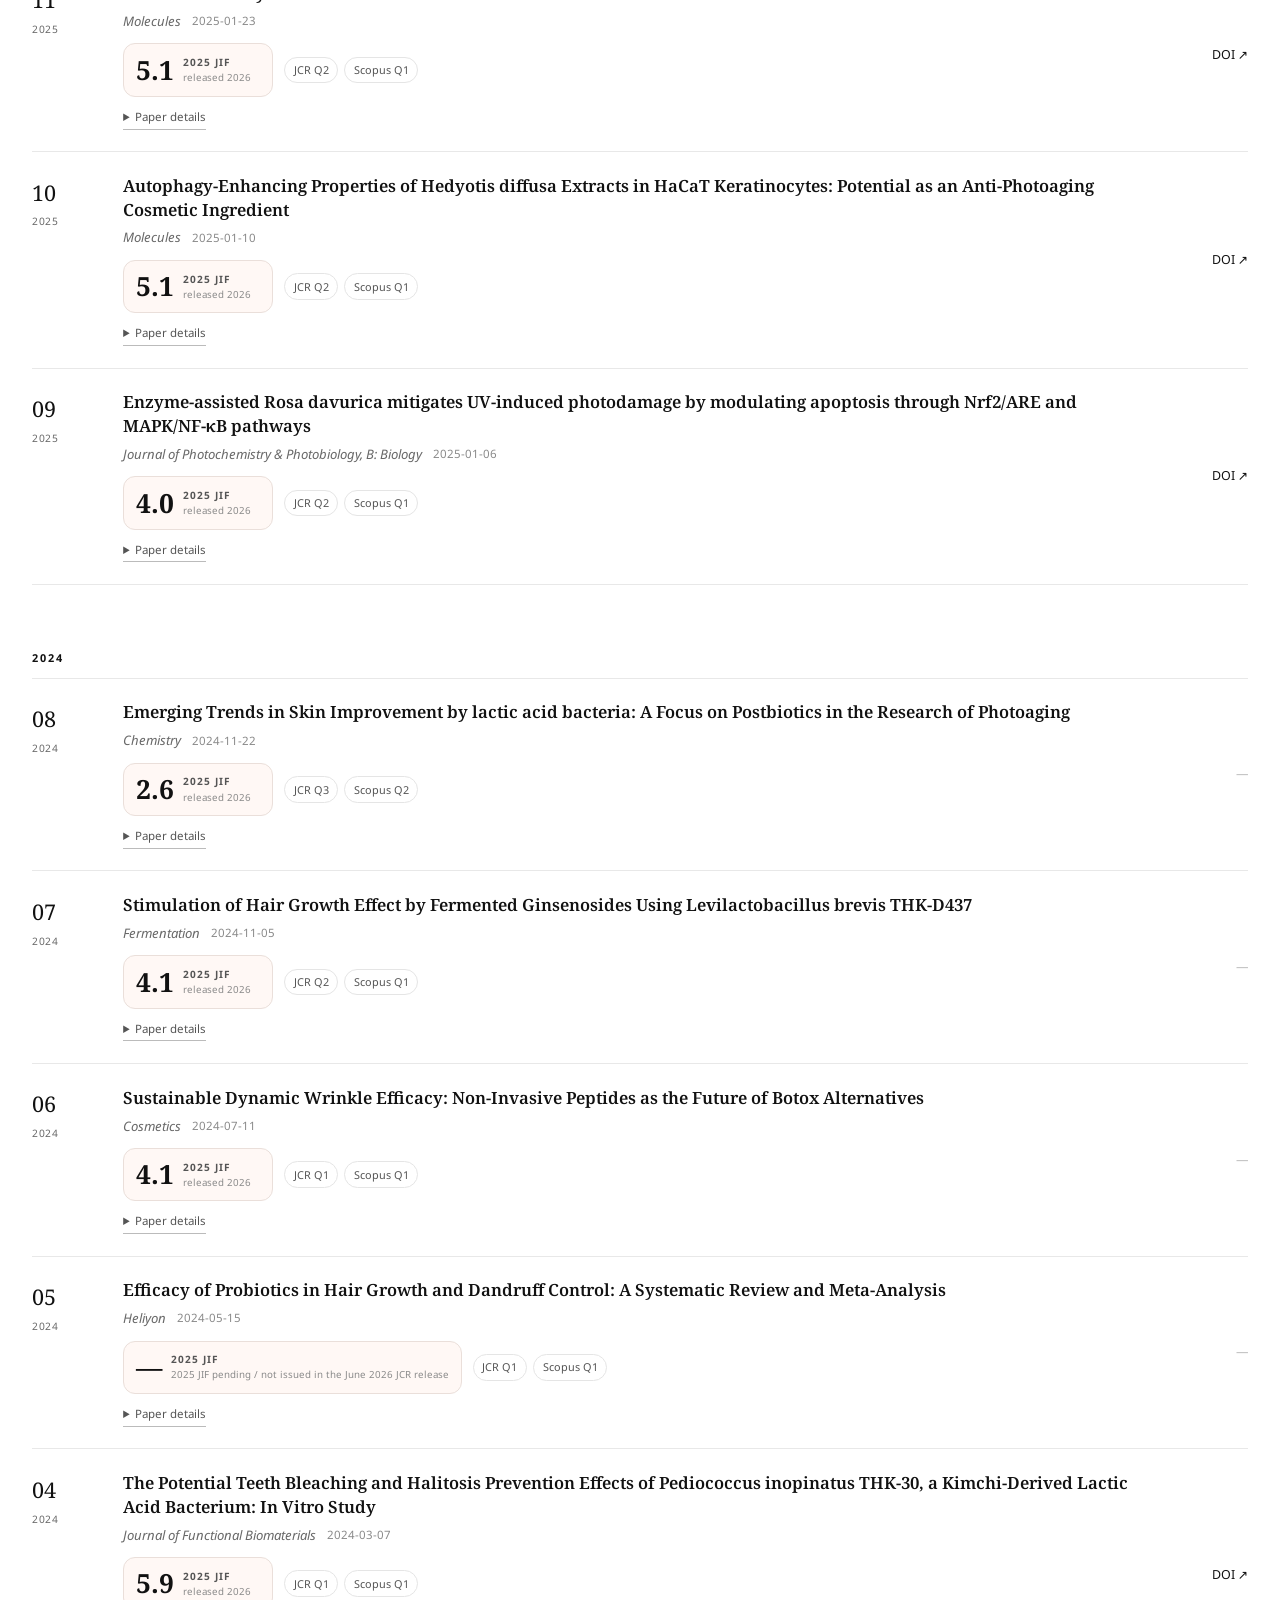
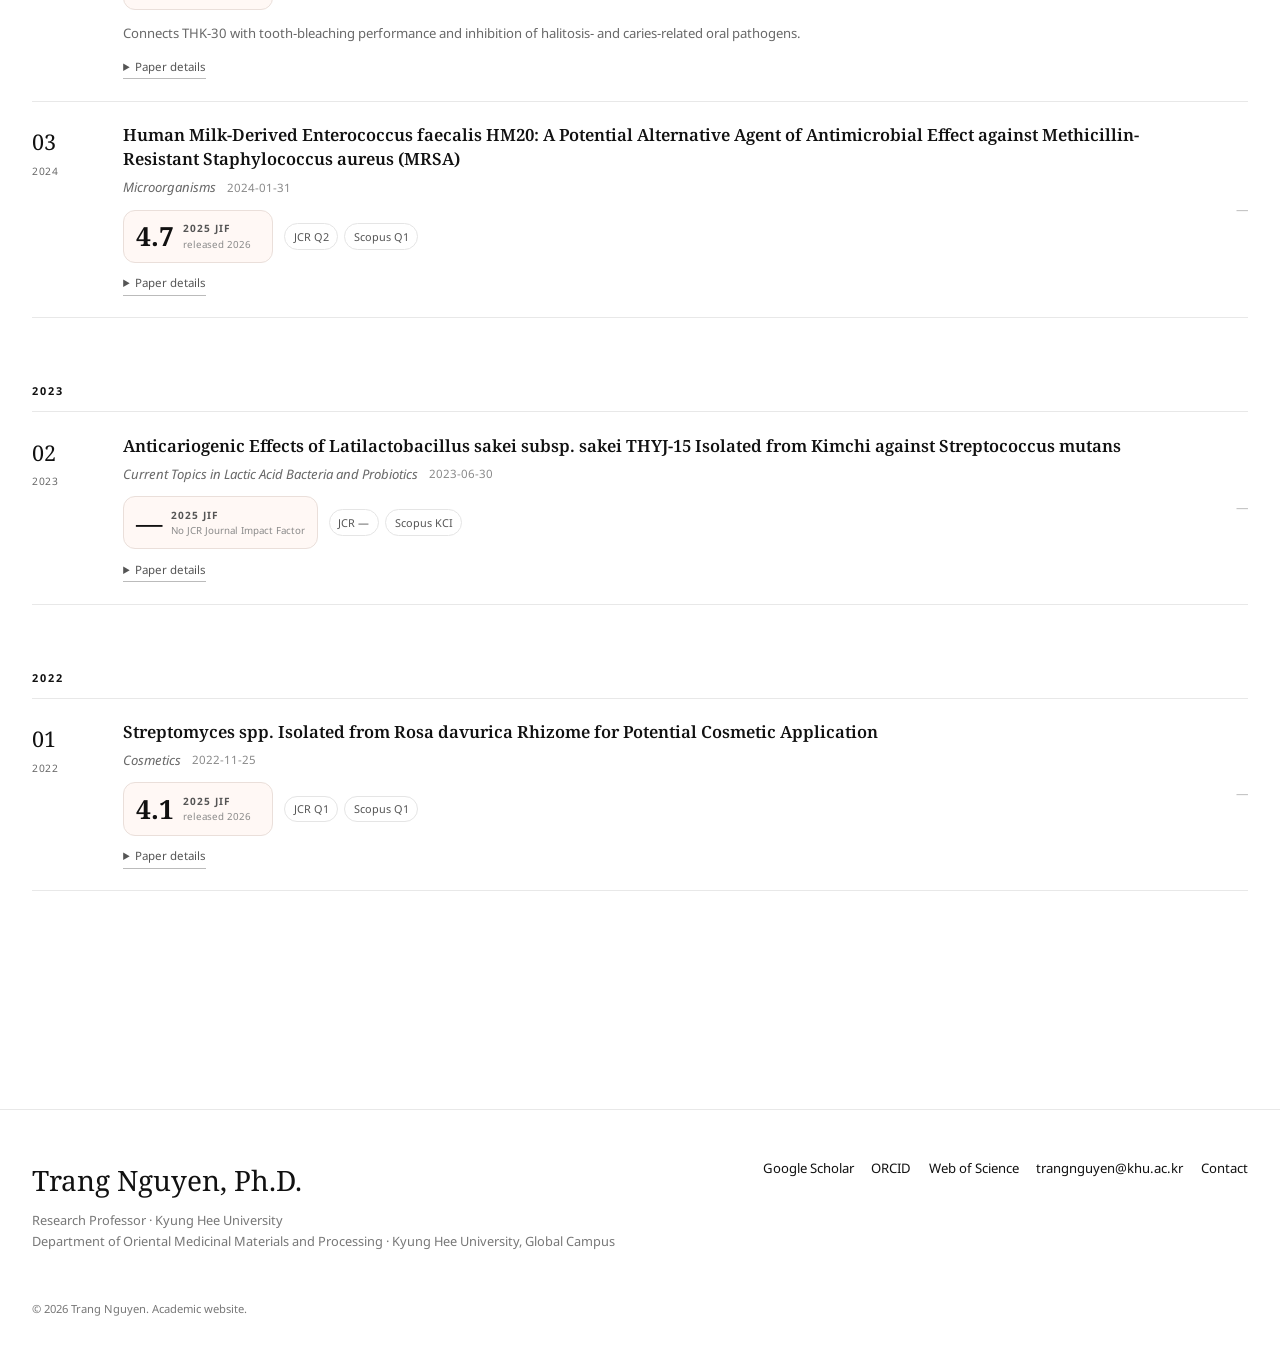
<file: en/publications/index.html>
<!doctype html><html lang="en"><head><meta charset="utf-8"><meta name="viewport" content="width=device-width,initial-scale=1"><title>Publications · Trang Nguyen</title><meta name="description" content="Complete 30-paper publication record with journal impact factors, quartiles and selected research highlights."><link rel="canonical" href="https://trangthepharmacist.github.io/en/publications/"><link rel="alternate" hreflang="en" href="https://trangthepharmacist.github.io/en/publications/"><link rel="alternate" hreflang="vi" href="https://trangthepharmacist.github.io/vi/publications/"><meta property="og:title" content="Publications · Trang Nguyen"><meta property="og:description" content="Complete 30-paper publication record with journal impact factors, quartiles and selected research highlights."><meta property="og:type" content="website"><meta property="og:url" content="https://trangthepharmacist.github.io/en/publications/"><meta property="og:image" content="https://trangthepharmacist.github.io/images/trang-hero.png"><link rel="icon" href="/favicon.svg"><link rel="preconnect" href="https://fonts.googleapis.com"><link rel="preconnect" href="https://fonts.gstatic.com" crossorigin><link href="https://fonts.googleapis.com/css2?family=Noto+Sans:wght@400;500;600;700&family=Noto+Serif:wght@400;500;600;700&display=swap" rel="stylesheet"><link rel="stylesheet" href="/styles/global.css"><script type="application/ld+json">{"@context":"https://schema.org","@type":"Person","name":"Trang Nguyen","honorificSuffix":"Ph.D.","jobTitle":"Research Professor","affiliation":{"@type":"CollegeOrUniversity","name":"Kyung Hee University"},"sameAs":["https://orcid.org/0000-0001-5288-8994","https://www.webofscience.com/wos/author/rid/HMO-8225-2023"]}</script></head><body class=""><a class="skip" href="#main">Skip to content</a><header class="site-header"><div class="nav-wrap"><a class="brand" href="/en/"><strong>TRANG NGUYEN</strong><span>Skin Microbiome &amp; Cosmetic Biotechnology</span></a><button class="menu-btn" aria-label="Open navigation" aria-expanded="false">Menu</button><nav class="main-nav" aria-label="Primary"><a href="/en/" >Home</a><a href="/en/research/" >Research</a><a href="/en/publications/" aria-current="page">Publications</a><a href="/en/about/" >About</a><a href="/en/news/" >News</a><a href="/en/contact/" >Contact</a></nav><div class="langs"><a href="/en/publications/" data-lang-switch class="active">EN</a><a href="/vi/publications/" data-lang-switch class="">VI</a></div></div></header><main id="main"><section class="page-hero"><div class="section-kicker">Publications</div><h1 class="page-title">Publications</h1><p class="page-intro">Complete 30-paper publication record with journal impact factors, quartiles and selected research highlights.</p></section><section class="section pub-summary"><div><div class="section-kicker">Current publication record</div><h2>30 published papers</h2></div><p>Every entry below highlights the latest 2025 Journal Impact Factor released in the 2026 JCR cycle, with JCR and Scopus quartiles. Journals without a currently issued JIF are marked with a dash instead of carrying forward an older value.</p></section><section class="section"><div class="section-head"><div><div class="section-kicker">Featured</div><h2>Highlighted Papers with Key Data</h2></div></div><div class="featured-pubs"><article class="featured-pub " id="paper-thb59"><figure class="paper-visual"><img src="/images/paper-thb59.png" alt="Composite figure from the TH-B59 paper showing UVB skin damage, DNA repair and mouse experiments."><figcaption>Zheng et al., npj Biofilms and Microbiomes (2026) · CC BY-NC-ND 4.0</figcaption></figure><div class="featured-pub-copy"><div class="featured-meta"><span>2026</span><span>Co-first author</span><span class="if-badge">JIF 11.4</span></div><h3>Oral Lactiplantibacillus plantarum accelerates nucleotide excision repair and suppresses UVB-induced checkpoint immunosuppression</h3><div class="pub-journal">npj Biofilms and Microbiomes · 2025 JIF · released 2026</div><p>Links oral Lactiplantibacillus plantarum with accelerated nucleotide excision repair and attenuation of UVB-driven checkpoint immunosuppression.</p><div class="paper-data"><div class="paper-data-title">Key data</div><ul><li>Oral TH-B59 accelerated cyclobutane pyrimidine dimer clearance and reduced γ-H2AX accumulation after UVB.</li><li>NER-related genes including Xpc, Ercc4, Xpa and Ercc5 were restored.</li><li>Inflammatory and immune-checkpoint signaling was attenuated alongside changes in the gut microbiome.</li></ul></div><div class="featured-links"><a class="text-link" href="https://doi.org/10.1038/s41522-026-01108-2">DOI ↗</a></div></div></article><article class="featured-pub " id="paper-tha960"><figure class="paper-visual"><img src="/images/paper-tha960.png" alt="Graphical abstract from the iScience paper on Streptomyces virginiae THA-960 and anti-MRSA antibiotic discovery."><figcaption>Nguyen et al., iScience (2026) · CC BY 4.0</figcaption></figure><div class="featured-pub-copy"><div class="featured-meta"><span>2026</span><span>First author</span><span class="if-badge">JIF 4.5</span></div><h3>Genome guided discovery of antibiotic activity in Streptomyces virginiae THA-960 against multidrug resistant Staphylococcus aureus</h3><div class="pub-journal">iScience · 2025 JIF · released 2026</div><p>Genome-guided discovery workflow linking comparative genomics, biosynthetic gene clusters and validated anti-MRSA activity.</p><div class="paper-data"><div class="paper-data-title">Key data</div><ul><li>MICs against clinical MDR-S. aureus were as low as 0.08 mg/mL.</li><li>Complete genome sequencing identified 31 specialized metabolite gene clusters.</li><li>Phylogenomic analysis across 521 Streptomyces genomes highlighted conserved biosynthetic potential.</li><li>Time-kill assays, SEM and UPLC-QTOF-MS supported rapid bactericidal activity and amycomicin-linked chemistry.</li></ul></div><div class="featured-links"><a class="text-link" href="https://doi.org/10.1016/j.isci.2026.116311">DOI ↗</a></div></div></article><article class="featured-pub " id="paper-thkj112"><figure class="paper-visual"><img src="/images/paper-j112.png" alt="Composite scientific figure from the THK-J112 paper showing anti-Candida assays, antioxidant activity and SEM."><figcaption>Nguyen et al., Probiotics and Antimicrobial Proteins · Author-supplied website figure</figcaption></figure><div class="featured-pub-copy"><div class="featured-meta"><span>2025</span><span>Co-first author</span><span class="if-badge">JIF 5.3</span></div><h3>Effect of Lactiplantibacillus plantarum THK-J112 against Candida overgrowth in acne complications</h3><div class="pub-journal">Probiotics and Antimicrobial Proteins · 2025 JIF · released 2026</div><p>Demonstrates antifungal, anti-adhesion and anti-inflammatory activity relevant to Candida overgrowth in acne complications.</p><div class="paper-data"><div class="paper-data-title">Key data</div><ul><li>Inhibition zones exceeded 10 mm against Candida tropicalis KCTC 17762.</li><li>Minimum fungicidal concentration was 2.5 mg/mL.</li><li>THK-J112 CFS reduced Candida adhesion to epithelial cells by up to 80.25%.</li><li>TNF-α decreased by 30.58%, VEGF by 78.25%, and H2O2 reached 90.43 μM per 1 g/mL CFS.</li></ul></div><div class="featured-links"><a class="text-link" href="https://doi.org/10.1007/s12602-025-10714-z">DOI ↗</a></div></div></article><article class="featured-pub " id="paper-thk30"><figure class="paper-visual"><img src="/images/paper-thk30.png" alt="Composite scientific figure from the THK-30 paper showing tooth bleaching and oral pathogen inhibition."><figcaption>Nguyen et al., Journal of Functional Biomaterials (2024) · CC BY 4.0</figcaption></figure><div class="featured-pub-copy"><div class="featured-meta"><span>2024</span><span>Co-first author</span><span class="if-badge">JIF 5.9</span></div><h3>The Potential Teeth Bleaching and Halitosis Prevention Effects of Pediococcus inopinatus THK-30, a Kimchi-Derived Lactic Acid Bacterium: In Vitro Study</h3><div class="pub-journal">Journal of Functional Biomaterials · 2025 JIF · released 2026</div><p>Connects THK-30 with tooth-bleaching performance and inhibition of halitosis- and caries-related oral pathogens.</p><div class="paper-data"><div class="paper-data-title">Key data</div><ul><li>THK-30 showed activity against Streptococcus mutans, Porphyromonas gingivalis and Fusobacterium nucleatum.</li><li>The study evaluated tooth bleaching over four weeks and antibacterial inhibition zones against oral pathogens.</li><li>Cell-free supernatant was investigated alone and alongside sodium hexametaphosphate.</li></ul></div><div class="featured-links"><a class="text-link" href="https://doi.org/10.3390/jfb15030064">DOI ↗</a></div></div></article></div><p class="metric-note">Journal IF, 5-year IF and quartiles are shown as provided in the uploaded 30-paper publication list.</p></section><section class="section all-publications"><div class="publication-year-block"><div class="section-kicker">2026</div><div class="pub-list"><article class="pub" id="paper-thb59"><div class="pub-number"><span>30</span><small>2026</small></div><div class="pub-main"><h3>Oral Lactiplantibacillus plantarum accelerates nucleotide excision repair and suppresses UVB-induced checkpoint immunosuppression</h3><div class="pub-journal"><span>npj Biofilms and Microbiomes</span><span class="pub-date">2026</span></div><div class="pub-visible-metrics"><div class="jif-spotlight"><strong>11.4</strong><span>2025 JIF</span><small>released 2026</small></div><div class="metric-stack"><span class="metric-chip">JCR Q1</span><span class="metric-chip">Scopus Q1</span></div></div><p class="pub-highlight">Links oral Lactiplantibacillus plantarum with accelerated nucleotide excision repair and attenuation of UVB-driven checkpoint immunosuppression.</p><details class="pub-details"><summary>Paper details</summary><div class="pub-details-grid"><div><span>Research focus</span><p>antimicrobial · photoaging · oral care</p></div><div><span>2025 JIF · released 2026</span><p>11.4</p></div><div><span>Metric status</span><p>2025 JIF · released 2026</p></div><div><span>JCR / Scopus</span><p>Q1 / Q1</p></div><div><span>Publisher</span><p>Nature npj</p></div><div><span>Published</span><p>Date not listed in source file</p></div><div><span>Author role</span><p>Co-first author</p></div><div><span>DOI</span><p><a href="https://doi.org/10.1038/s41522-026-01108-2">10.1038/s41522-026-01108-2 ↗</a></p></div></div><ul><li>Oral TH-B59 accelerated cyclobutane pyrimidine dimer clearance and reduced γ-H2AX accumulation after UVB.</li><li>NER-related genes including Xpc, Ercc4, Xpa and Ercc5 were restored.</li><li>Inflammatory and immune-checkpoint signaling was attenuated alongside changes in the gut microbiome.</li></ul></details></div><a class="pub-doi" href="https://doi.org/10.1038/s41522-026-01108-2">DOI ↗</a></article><article class="pub"><div class="pub-number"><span>29</span><small>2026</small></div><div class="pub-main"><h3>Lacticaseibacillus parahuelsenbergensis THGS-36 alleviates acne-like inflammation and lipogenesis in sebocytes via CREB signaling</h3><div class="pub-journal"><span>Life Sciences</span><span class="pub-date">2026</span></div><div class="pub-visible-metrics"><div class="jif-spotlight"><strong>6.4</strong><span>2025 JIF</span><small>released 2026</small></div><div class="metric-stack"><span class="metric-chip">JCR Q1</span><span class="metric-chip">Scopus Q1</span></div></div><details class="pub-details"><summary>Paper details</summary><div class="pub-details-grid"><div><span>Research focus</span><p>acne · skin</p></div><div><span>2025 JIF · released 2026</span><p>6.4</p></div><div><span>Metric status</span><p>2025 JIF · released 2026</p></div><div><span>JCR / Scopus</span><p>Q1 / Q1</p></div><div><span>Publisher</span><p>Elsevier</p></div><div><span>Published</span><p>Date not listed in source file</p></div></div></details></div><span class="pub-doi muted">—</span></article><article class="pub" id="paper-tha960"><div class="pub-number"><span>28</span><small>2026</small></div><div class="pub-main"><h3>Genome guided discovery of antibiotic activity in Streptomyces virginiae THA-960 against multidrug resistant Staphylococcus aureus</h3><div class="pub-journal"><span>iScience</span><span class="pub-date">2026</span></div><div class="pub-visible-metrics"><div class="jif-spotlight"><strong>4.5</strong><span>2025 JIF</span><small>released 2026</small></div><div class="metric-stack"><span class="metric-chip">JCR Q1</span><span class="metric-chip">Scopus Q1</span></div></div><p class="pub-highlight">Genome-guided discovery workflow linking comparative genomics, biosynthetic gene clusters and validated anti-MRSA activity.</p><details class="pub-details"><summary>Paper details</summary><div class="pub-details-grid"><div><span>Research focus</span><p>biotechnology</p></div><div><span>2025 JIF · released 2026</span><p>4.5</p></div><div><span>Metric status</span><p>2025 JIF · released 2026</p></div><div><span>JCR / Scopus</span><p>Q1 / Q1</p></div><div><span>Publisher</span><p>Cell</p></div><div><span>Published</span><p>Date not listed in source file</p></div><div><span>Author role</span><p>First author</p></div><div><span>DOI</span><p><a href="https://doi.org/10.1016/j.isci.2026.116311">10.1016/j.isci.2026.116311 ↗</a></p></div></div><ul><li>MICs against clinical MDR-S. aureus were as low as 0.08 mg/mL.</li><li>Complete genome sequencing identified 31 specialized metabolite gene clusters.</li><li>Phylogenomic analysis across 521 Streptomyces genomes highlighted conserved biosynthetic potential.</li><li>Time-kill assays, SEM and UPLC-QTOF-MS supported rapid bactericidal activity and amycomicin-linked chemistry.</li></ul></details></div><a class="pub-doi" href="https://doi.org/10.1016/j.isci.2026.116311">DOI ↗</a></article><article class="pub"><div class="pub-number"><span>26</span><small>2026</small></div><div class="pub-main"><h3>Dose-dependent biphasic effect of environmental UVA on stem cell function through PRPF40A, TGF-β1, NFATc1 signaling</h3><div class="pub-journal"><span>Journal of Photochemistry &amp; Photobiology, B: Biology</span><span class="pub-date">2026-06-04</span></div><div class="pub-visible-metrics"><div class="jif-spotlight"><strong>4.0</strong><span>2025 JIF</span><small>released 2026</small></div><div class="metric-stack"><span class="metric-chip">JCR Q2</span><span class="metric-chip">Scopus Q1</span></div></div><details class="pub-details"><summary>Paper details</summary><div class="pub-details-grid"><div><span>Research focus</span><p>photoaging</p></div><div><span>2025 JIF · released 2026</span><p>4.0</p></div><div><span>Metric status</span><p>2025 JIF · released 2026</p></div><div><span>JCR / Scopus</span><p>Q2 / Q1</p></div><div><span>Publisher</span><p>Elsevier</p></div><div><span>Published</span><p>2026-06-04</p></div><div><span>DOI</span><p><a href="https://doi.org/10.1016/j.jphotobiol.2026.113435">10.1016/j.jphotobiol.2026.113435 ↗</a></p></div></div></details></div><a class="pub-doi" href="https://doi.org/10.1016/j.jphotobiol.2026.113435">DOI ↗</a></article><article class="pub"><div class="pub-number"><span>25</span><small>2026</small></div><div class="pub-main"><h3>Lactilactobacillus curvatus TH19-7: A Broad-Spectrum Antimicrobial Probiotic Targeting Skin Pathogens and Mitigating Infection-Associated Dermal Damage</h3><div class="pub-journal"><span>Archives of Microbiology</span><span class="pub-date">2026-02-26</span></div><div class="pub-visible-metrics"><div class="jif-spotlight"><strong>3.4</strong><span>2025 JIF</span><small>released 2026</small></div><div class="metric-stack"><span class="metric-chip">JCR Q3</span><span class="metric-chip">Scopus Q2</span></div></div><details class="pub-details"><summary>Paper details</summary><div class="pub-details-grid"><div><span>Research focus</span><p>probiotics · antimicrobial · skin</p></div><div><span>2025 JIF · released 2026</span><p>3.4</p></div><div><span>Metric status</span><p>2025 JIF · released 2026</p></div><div><span>JCR / Scopus</span><p>Q3 / Q2</p></div><div><span>Publisher</span><p>Springer</p></div><div><span>Published</span><p>2026-02-26</p></div><div><span>DOI</span><p><a href="https://doi.org/10.1007/s00203-026-04763-3">10.1007/s00203-026-04763-3 ↗</a></p></div></div></details></div><a class="pub-doi" href="https://doi.org/10.1007/s00203-026-04763-3">DOI ↗</a></article></div></div><div class="publication-year-block"><div class="section-kicker">2025</div><div class="pub-list"><article class="pub"><div class="pub-number"><span>24</span><small>2025</small></div><div class="pub-main"><h3>Apoptosis Induction and MAPK Pathway Modulation by Lagerstroemia floribunda in Melanoma: Experimental and Computational Insights</h3><div class="pub-journal"><span>Applied Biochemistry and Biotechnology</span><span class="pub-date">2025-12-07</span></div><div class="pub-visible-metrics"><div class="jif-spotlight"><strong>3.5</strong><span>2025 JIF</span><small>released 2026</small></div><div class="metric-stack"><span class="metric-chip">JCR Q2</span><span class="metric-chip">Scopus Q2</span></div></div><details class="pub-details"><summary>Paper details</summary><div class="pub-details-grid"><div><span>Research focus</span><p>skin · natural products</p></div><div><span>2025 JIF · released 2026</span><p>3.5</p></div><div><span>Metric status</span><p>2025 JIF · released 2026</p></div><div><span>JCR / Scopus</span><p>Q2 / Q2</p></div><div><span>Publisher</span><p>Springer</p></div><div><span>Published</span><p>2025-12-07</p></div><div><span>DOI</span><p><a href="https://doi.org/10.1007/s12010-025-05467-y">10.1007/s12010-025-05467-y ↗</a></p></div></div></details></div><a class="pub-doi" href="https://doi.org/10.1007/s12010-025-05467-y">DOI ↗</a></article><article class="pub"><div class="pub-number"><span>23</span><small>2025</small></div><div class="pub-main"><h3>Effects of nutritive and non-nutritive sweeteners on acne vulgaris: A systematic review</h3><div class="pub-journal"><span>Fitoterapia</span><span class="pub-date">2025-11-14</span></div><div class="pub-visible-metrics"><div class="jif-spotlight"><strong>2.9</strong><span>2025 JIF</span><small>released 2026</small></div><div class="metric-stack"><span class="metric-chip">JCR Q2</span><span class="metric-chip">Scopus Q1</span></div></div><details class="pub-details"><summary>Paper details</summary><div class="pub-details-grid"><div><span>Research focus</span><p>acne</p></div><div><span>2025 JIF · released 2026</span><p>2.9</p></div><div><span>Metric status</span><p>2025 JIF · released 2026</p></div><div><span>JCR / Scopus</span><p>Q2 / Q1</p></div><div><span>Publisher</span><p>Elsevier</p></div><div><span>Published</span><p>2025-11-14</p></div><div><span>DOI</span><p><a href="https://doi.org/10.1016/j.fitote.2025.107022">10.1016/j.fitote.2025.107022 ↗</a></p></div></div></details></div><a class="pub-doi" href="https://doi.org/10.1016/j.fitote.2025.107022">DOI ↗</a></article><article class="pub"><div class="pub-number"><span>22</span><small>2025</small></div><div class="pub-main"><h3>Fatty Acid-Rich Fraction of Hibiscus syriacus L. Alleviates Atopic Dermatitis-Like Skin Lesions via Inflammatory Pathway Modulation: Integrative Docking and Experimental Validation</h3><div class="pub-journal"><span>Plant</span><span class="pub-date">2025-08-07</span></div><div class="pub-visible-metrics"><div class="jif-spotlight"><strong>4.7</strong><span>2025 JIF</span><small>released 2026</small></div><div class="metric-stack"><span class="metric-chip">JCR Q1</span><span class="metric-chip">Scopus Q1</span></div></div><details class="pub-details"><summary>Paper details</summary><div class="pub-details-grid"><div><span>Research focus</span><p>skin · natural products · dermatitis</p></div><div><span>2025 JIF · released 2026</span><p>4.7</p></div><div><span>Metric status</span><p>2025 JIF · released 2026</p></div><div><span>JCR / Scopus</span><p>Q1 / Q1</p></div><div><span>Publisher</span><p>MDPI</p></div><div><span>Published</span><p>2025-08-07</p></div><div><span>DOI</span><p><a href="https://doi.org/10.3390/plants14152447">10.3390/plants14152447 ↗</a></p></div></div></details></div><a class="pub-doi" href="https://doi.org/10.3390/plants14152447">DOI ↗</a></article><article class="pub"><div class="pub-number"><span>27</span><small>2025</small></div><div class="pub-main"><h3>Leuconostoc mesenteroides TH-ST373 Cell-Free Supernatant Against Multidrug-Resistant Escherichia coli</h3><div class="pub-journal"><span>Probiotics and Antimicrobial Proteins</span><span class="pub-date">2025-07-16</span></div><div class="pub-visible-metrics"><div class="jif-spotlight"><strong>5.3</strong><span>2025 JIF</span><small>released 2026</small></div><div class="metric-stack"><span class="metric-chip">JCR Q1</span><span class="metric-chip">Scopus Q1</span></div></div><details class="pub-details"><summary>Paper details</summary><div class="pub-details-grid"><div><span>Research focus</span><p>probiotics · antimicrobial</p></div><div><span>2025 JIF · released 2026</span><p>5.3</p></div><div><span>Metric status</span><p>2025 JIF · released 2026</p></div><div><span>JCR / Scopus</span><p>Q1 / Q1</p></div><div><span>Publisher</span><p>Springer</p></div><div><span>Published</span><p>2025-07-16</p></div></div></details></div><span class="pub-doi muted">—</span></article><article class="pub" id="paper-thkj112"><div class="pub-number"><span>21</span><small>2025</small></div><div class="pub-main"><h3>Effect of Lactiplantibacillus plantarum THK-J112 against Candida overgrowth in acne complications</h3><div class="pub-journal"><span>Probiotics and Antimicrobial Proteins</span><span class="pub-date">2025-07-16</span></div><div class="pub-visible-metrics"><div class="jif-spotlight"><strong>5.3</strong><span>2025 JIF</span><small>released 2026</small></div><div class="metric-stack"><span class="metric-chip">JCR Q1</span><span class="metric-chip">Scopus Q1</span></div></div><p class="pub-highlight">Demonstrates antifungal, anti-adhesion and anti-inflammatory activity relevant to Candida overgrowth in acne complications.</p><details class="pub-details"><summary>Paper details</summary><div class="pub-details-grid"><div><span>Research focus</span><p>acne · probiotics · antimicrobial</p></div><div><span>2025 JIF · released 2026</span><p>5.3</p></div><div><span>Metric status</span><p>2025 JIF · released 2026</p></div><div><span>JCR / Scopus</span><p>Q1 / Q1</p></div><div><span>Publisher</span><p>Springer</p></div><div><span>Published</span><p>2025-07-16</p></div><div><span>Author role</span><p>Co-first author</p></div><div><span>DOI</span><p><a href="https://doi.org/10.1007/s12602-025-10714-z">10.1007/s12602-025-10714-z ↗</a></p></div></div><ul><li>Inhibition zones exceeded 10 mm against Candida tropicalis KCTC 17762.</li><li>Minimum fungicidal concentration was 2.5 mg/mL.</li><li>THK-J112 CFS reduced Candida adhesion to epithelial cells by up to 80.25%.</li><li>TNF-α decreased by 30.58%, VEGF by 78.25%, and H2O2 reached 90.43 μM per 1 g/mL CFS.</li></ul></details></div><a class="pub-doi" href="https://doi.org/10.1007/s12602-025-10714-z">DOI ↗</a></article><article class="pub"><div class="pub-number"><span>20</span><small>2025</small></div><div class="pub-main"><h3>Anti-Adipogenic and Antioxidant Activities of Lactiplantibacillus pentosus THF59 with Probiotic Properties in 3T3-L1 Preadipocytes</h3><div class="pub-journal"><span>Probiotics and Antimicrobial Proteins</span><span class="pub-date">2025-07-11</span></div><div class="pub-visible-metrics"><div class="jif-spotlight"><strong>5.3</strong><span>2025 JIF</span><small>released 2026</small></div><div class="metric-stack"><span class="metric-chip">JCR Q1</span><span class="metric-chip">Scopus Q1</span></div></div><details class="pub-details"><summary>Paper details</summary><div class="pub-details-grid"><div><span>Research focus</span><p>probiotics · antimicrobial</p></div><div><span>2025 JIF · released 2026</span><p>5.3</p></div><div><span>Metric status</span><p>2025 JIF · released 2026</p></div><div><span>JCR / Scopus</span><p>Q1 / Q1</p></div><div><span>Publisher</span><p>Springer</p></div><div><span>Published</span><p>2025-07-11</p></div></div></details></div><span class="pub-doi muted">—</span></article><article class="pub"><div class="pub-number"><span>19</span><small>2025</small></div><div class="pub-main"><h3>Bauhinia forficate Protects HaCaT keratinocytes from H₂O₂-Induced Oxidative Stress and Inflammation via Nrf2/PINK1 and NF-κB Signaling Pathways</h3><div class="pub-journal"><span>Plant</span><span class="pub-date">2025-06-07</span></div><div class="pub-visible-metrics"><div class="jif-spotlight"><strong>4.7</strong><span>2025 JIF</span><small>released 2026</small></div><div class="metric-stack"><span class="metric-chip">JCR Q1</span><span class="metric-chip">Scopus Q1</span></div></div><details class="pub-details"><summary>Paper details</summary><div class="pub-details-grid"><div><span>Research focus</span><p>skin · natural products</p></div><div><span>2025 JIF · released 2026</span><p>4.7</p></div><div><span>Metric status</span><p>2025 JIF · released 2026</p></div><div><span>JCR / Scopus</span><p>Q1 / Q1</p></div><div><span>Publisher</span><p>MDPI</p></div><div><span>Published</span><p>2025-06-07</p></div></div></details></div><span class="pub-doi muted">—</span></article><article class="pub"><div class="pub-number"><span>18</span><small>2025</small></div><div class="pub-main"><h3>Assessment of Antimicrobial Activity and Safety of Pediococcus pentosaceus Isolated from Ginseng as a Functional Cosmetic Ingredient</h3><div class="pub-journal"><span>Microorganisms</span><span class="pub-date">2025-05-08</span></div><div class="pub-visible-metrics"><div class="jif-spotlight"><strong>4.7</strong><span>2025 JIF</span><small>released 2026</small></div><div class="metric-stack"><span class="metric-chip">JCR Q2</span><span class="metric-chip">Scopus Q1</span></div></div><details class="pub-details"><summary>Paper details</summary><div class="pub-details-grid"><div><span>Research focus</span><p>probiotics · antimicrobial · cosmetic</p></div><div><span>2025 JIF · released 2026</span><p>4.7</p></div><div><span>Metric status</span><p>2025 JIF · released 2026</p></div><div><span>JCR / Scopus</span><p>Q2 / Q1</p></div><div><span>Publisher</span><p>MDPI</p></div><div><span>Published</span><p>2025-05-08</p></div><div><span>DOI</span><p><a href="https://doi.org/10.3390/microorganisms13051093">10.3390/microorganisms13051093 ↗</a></p></div></div></details></div><a class="pub-doi" href="https://doi.org/10.3390/microorganisms13051093">DOI ↗</a></article><article class="pub"><div class="pub-number"><span>17</span><small>2025</small></div><div class="pub-main"><h3>Potent oral health benefits and teeth bleaching effects of Latilactobacillus sakei THY-B1 isolated from broccoli</h3><div class="pub-journal"><span>Microbial Pathogenesis</span><span class="pub-date">2025-04-18</span></div><div class="pub-visible-metrics"><div class="jif-spotlight"><strong>3.9</strong><span>2025 JIF</span><small>released 2026</small></div><div class="metric-stack"><span class="metric-chip">JCR Q2</span><span class="metric-chip">Scopus Q1</span></div></div><details class="pub-details"><summary>Paper details</summary><div class="pub-details-grid"><div><span>Research focus</span><p>probiotics · antimicrobial · oral care</p></div><div><span>2025 JIF · released 2026</span><p>3.9</p></div><div><span>Metric status</span><p>2025 JIF · released 2026</p></div><div><span>JCR / Scopus</span><p>Q2 / Q1</p></div><div><span>Publisher</span><p>Elsevier</p></div><div><span>Published</span><p>2025-04-18</p></div></div></details></div><span class="pub-doi muted">—</span></article><article class="pub"><div class="pub-number"><span>16</span><small>2025</small></div><div class="pub-main"><h3>Antimicrobial Activity of Pediococcus pentosaceus PMY2 Against Multidrug-Resistant Pathogens</h3><div class="pub-journal"><span>Antibiotics</span><span class="pub-date">2025-04-08</span></div><div class="pub-visible-metrics"><div class="jif-spotlight"><strong>5.5</strong><span>2025 JIF</span><small>released 2026</small></div><div class="metric-stack"><span class="metric-chip">JCR Q1</span><span class="metric-chip">Scopus Q1</span></div></div><details class="pub-details"><summary>Paper details</summary><div class="pub-details-grid"><div><span>Research focus</span><p>probiotics · antimicrobial</p></div><div><span>2025 JIF · released 2026</span><p>5.5</p></div><div><span>Metric status</span><p>2025 JIF · released 2026</p></div><div><span>JCR / Scopus</span><p>Q1 / Q1</p></div><div><span>Publisher</span><p>MDPI</p></div><div><span>Published</span><p>2025-04-08</p></div></div></details></div><span class="pub-doi muted">—</span></article><article class="pub"><div class="pub-number"><span>15</span><small>2025</small></div><div class="pub-main"><h3>A PRISMA Systematic Review of Sexual Dysfunction and Probiotics with Pathophysiological Mechanisms</h3><div class="pub-journal"><span>Biology</span><span class="pub-date">2025-03-11</span></div><div class="pub-visible-metrics"><div class="jif-spotlight"><strong>4.3</strong><span>2025 JIF</span><small>released 2026</small></div><div class="metric-stack"><span class="metric-chip">JCR Q1</span><span class="metric-chip">Scopus Q1</span></div></div><details class="pub-details"><summary>Paper details</summary><div class="pub-details-grid"><div><span>Research focus</span><p>probiotics</p></div><div><span>2025 JIF · released 2026</span><p>4.3</p></div><div><span>Metric status</span><p>2025 JIF · released 2026</p></div><div><span>JCR / Scopus</span><p>Q1 / Q1</p></div><div><span>Publisher</span><p>MDPI</p></div><div><span>Published</span><p>2025-03-11</p></div></div></details></div><span class="pub-doi muted">—</span></article><article class="pub"><div class="pub-number"><span>14</span><small>2025</small></div><div class="pub-main"><h3>Lithospermum erythrorhizon and Forsythia suspensa Prevent Collagen Degradation and Maintain Skin Hydration by Regulating MMPs and HAS2/HYAL1 Signaling</h3><div class="pub-journal"><span>Molecules</span><span class="pub-date">2025-02-27</span></div><div class="pub-visible-metrics"><div class="jif-spotlight"><strong>5.1</strong><span>2025 JIF</span><small>released 2026</small></div><div class="metric-stack"><span class="metric-chip">JCR Q2</span><span class="metric-chip">Scopus Q1</span></div></div><details class="pub-details"><summary>Paper details</summary><div class="pub-details-grid"><div><span>Research focus</span><p>skin · natural products</p></div><div><span>2025 JIF · released 2026</span><p>5.1</p></div><div><span>Metric status</span><p>2025 JIF · released 2026</p></div><div><span>JCR / Scopus</span><p>Q2 / Q1</p></div><div><span>Publisher</span><p>MDPI</p></div><div><span>Published</span><p>2025-02-27</p></div><div><span>DOI</span><p><a href="https://doi.org/10.3390/molecules30051083">10.3390/molecules30051083 ↗</a></p></div></div></details></div><a class="pub-doi" href="https://doi.org/10.3390/molecules30051083">DOI ↗</a></article><article class="pub"><div class="pub-number"><span>13</span><small>2025</small></div><div class="pub-main"><h3>Exploration of old-age odor inhibition and reduction by Leuconostoc mesenteroides THF-10 isolated from oriental melon</h3><div class="pub-journal"><span>International Journal of Environmental Health Research</span><span class="pub-date">2025-02-18</span></div><div class="pub-visible-metrics"><div class="jif-spotlight"><strong>2.0</strong><span>2025 JIF</span><small>released 2026</small></div><div class="metric-stack"><span class="metric-chip">JCR Q3</span><span class="metric-chip">Scopus Q1</span></div></div><details class="pub-details"><summary>Paper details</summary><div class="pub-details-grid"><div><span>Research focus</span><p>probiotics</p></div><div><span>2025 JIF · released 2026</span><p>2.0</p></div><div><span>Metric status</span><p>2025 JIF · released 2026</p></div><div><span>JCR / Scopus</span><p>Q3 / Q1</p></div><div><span>Publisher</span><p>Taylor</p></div><div><span>Published</span><p>2025-02-18</p></div></div></details></div><span class="pub-doi muted">—</span></article><article class="pub"><div class="pub-number"><span>12</span><small>2025</small></div><div class="pub-main"><h3>Lactic Acid Bacteria from Kiwi: Antifungal and Biofilm-Inhibitory Activities Against Candida albicans</h3><div class="pub-journal"><span>Applied Sciences</span><span class="pub-date">2025-02-06</span></div><div class="pub-visible-metrics"><div class="jif-spotlight"><strong>2.9</strong><span>2025 JIF</span><small>released 2026</small></div><div class="metric-stack"><span class="metric-chip">JCR Q2</span><span class="metric-chip">Scopus Q1</span></div></div><details class="pub-details"><summary>Paper details</summary><div class="pub-details-grid"><div><span>Research focus</span><p>probiotics · antimicrobial</p></div><div><span>2025 JIF · released 2026</span><p>2.9</p></div><div><span>Metric status</span><p>2025 JIF · released 2026</p></div><div><span>JCR / Scopus</span><p>Q2 / Q1</p></div><div><span>Publisher</span><p>MDPI</p></div><div><span>Published</span><p>2025-02-06</p></div></div></details></div><span class="pub-doi muted">—</span></article><article class="pub"><div class="pub-number"><span>11</span><small>2025</small></div><div class="pub-main"><h3>An In Vitro Study of the Anti-Acne Effects of Scutellaria barbata</h3><div class="pub-journal"><span>Molecules</span><span class="pub-date">2025-01-23</span></div><div class="pub-visible-metrics"><div class="jif-spotlight"><strong>5.1</strong><span>2025 JIF</span><small>released 2026</small></div><div class="metric-stack"><span class="metric-chip">JCR Q2</span><span class="metric-chip">Scopus Q1</span></div></div><details class="pub-details"><summary>Paper details</summary><div class="pub-details-grid"><div><span>Research focus</span><p>acne · natural products</p></div><div><span>2025 JIF · released 2026</span><p>5.1</p></div><div><span>Metric status</span><p>2025 JIF · released 2026</p></div><div><span>JCR / Scopus</span><p>Q2 / Q1</p></div><div><span>Publisher</span><p>MDPI</p></div><div><span>Published</span><p>2025-01-23</p></div><div><span>DOI</span><p><a href="https://doi.org/10.3390/molecules30030515">10.3390/molecules30030515 ↗</a></p></div></div></details></div><a class="pub-doi" href="https://doi.org/10.3390/molecules30030515">DOI ↗</a></article><article class="pub"><div class="pub-number"><span>10</span><small>2025</small></div><div class="pub-main"><h3>Autophagy-Enhancing Properties of Hedyotis diffusa Extracts in HaCaT Keratinocytes: Potential as an Anti-Photoaging Cosmetic Ingredient</h3><div class="pub-journal"><span>Molecules</span><span class="pub-date">2025-01-10</span></div><div class="pub-visible-metrics"><div class="jif-spotlight"><strong>5.1</strong><span>2025 JIF</span><small>released 2026</small></div><div class="metric-stack"><span class="metric-chip">JCR Q2</span><span class="metric-chip">Scopus Q1</span></div></div><details class="pub-details"><summary>Paper details</summary><div class="pub-details-grid"><div><span>Research focus</span><p>photoaging · skin · cosmetic · natural products</p></div><div><span>2025 JIF · released 2026</span><p>5.1</p></div><div><span>Metric status</span><p>2025 JIF · released 2026</p></div><div><span>JCR / Scopus</span><p>Q2 / Q1</p></div><div><span>Publisher</span><p>MDPI</p></div><div><span>Published</span><p>2025-01-10</p></div><div><span>DOI</span><p><a href="https://doi.org/10.3390/molecules30020261">10.3390/molecules30020261 ↗</a></p></div></div></details></div><a class="pub-doi" href="https://doi.org/10.3390/molecules30020261">DOI ↗</a></article><article class="pub"><div class="pub-number"><span>09</span><small>2025</small></div><div class="pub-main"><h3>Enzyme-assisted Rosa davurica mitigates UV-induced photodamage by modulating apoptosis through Nrf2/ARE and MAPK/NF-κB pathways</h3><div class="pub-journal"><span>Journal of Photochemistry &amp; Photobiology, B: Biology</span><span class="pub-date">2025-01-06</span></div><div class="pub-visible-metrics"><div class="jif-spotlight"><strong>4.0</strong><span>2025 JIF</span><small>released 2026</small></div><div class="metric-stack"><span class="metric-chip">JCR Q2</span><span class="metric-chip">Scopus Q1</span></div></div><details class="pub-details"><summary>Paper details</summary><div class="pub-details-grid"><div><span>Research focus</span><p>photoaging · natural products</p></div><div><span>2025 JIF · released 2026</span><p>4.0</p></div><div><span>Metric status</span><p>2025 JIF · released 2026</p></div><div><span>JCR / Scopus</span><p>Q2 / Q1</p></div><div><span>Publisher</span><p>Elsevier</p></div><div><span>Published</span><p>2025-01-06</p></div><div><span>DOI</span><p><a href="https://doi.org/10.1016/j.jphotobiol.2025.113098">10.1016/j.jphotobiol.2025.113098 ↗</a></p></div></div></details></div><a class="pub-doi" href="https://doi.org/10.1016/j.jphotobiol.2025.113098">DOI ↗</a></article></div></div><div class="publication-year-block"><div class="section-kicker">2024</div><div class="pub-list"><article class="pub"><div class="pub-number"><span>08</span><small>2024</small></div><div class="pub-main"><h3>Emerging Trends in Skin Improvement by lactic acid bacteria: A Focus on Postbiotics in the Research of Photoaging</h3><div class="pub-journal"><span>Chemistry</span><span class="pub-date">2024-11-22</span></div><div class="pub-visible-metrics"><div class="jif-spotlight"><strong>2.6</strong><span>2025 JIF</span><small>released 2026</small></div><div class="metric-stack"><span class="metric-chip">JCR Q3</span><span class="metric-chip">Scopus Q2</span></div></div><details class="pub-details"><summary>Paper details</summary><div class="pub-details-grid"><div><span>Research focus</span><p>probiotics · photoaging · skin</p></div><div><span>2025 JIF · released 2026</span><p>2.6</p></div><div><span>Metric status</span><p>2025 JIF · released 2026</p></div><div><span>JCR / Scopus</span><p>Q3 / Q2</p></div><div><span>Publisher</span><p>MDPI</p></div><div><span>Published</span><p>2024-11-22</p></div></div></details></div><span class="pub-doi muted">—</span></article><article class="pub"><div class="pub-number"><span>07</span><small>2024</small></div><div class="pub-main"><h3>Stimulation of Hair Growth Effect by Fermented Ginsenosides Using Levilactobacillus brevis THK-D437</h3><div class="pub-journal"><span>Fermentation</span><span class="pub-date">2024-11-05</span></div><div class="pub-visible-metrics"><div class="jif-spotlight"><strong>4.1</strong><span>2025 JIF</span><small>released 2026</small></div><div class="metric-stack"><span class="metric-chip">JCR Q2</span><span class="metric-chip">Scopus Q1</span></div></div><details class="pub-details"><summary>Paper details</summary><div class="pub-details-grid"><div><span>Research focus</span><p>probiotics · hair · natural products</p></div><div><span>2025 JIF · released 2026</span><p>4.1</p></div><div><span>Metric status</span><p>2025 JIF · released 2026</p></div><div><span>JCR / Scopus</span><p>Q2 / Q1</p></div><div><span>Publisher</span><p>MDPI</p></div><div><span>Published</span><p>2024-11-05</p></div></div></details></div><span class="pub-doi muted">—</span></article><article class="pub"><div class="pub-number"><span>06</span><small>2024</small></div><div class="pub-main"><h3>Sustainable Dynamic Wrinkle Efficacy: Non-Invasive Peptides as the Future of Botox Alternatives</h3><div class="pub-journal"><span>Cosmetics</span><span class="pub-date">2024-07-11</span></div><div class="pub-visible-metrics"><div class="jif-spotlight"><strong>4.1</strong><span>2025 JIF</span><small>released 2026</small></div><div class="metric-stack"><span class="metric-chip">JCR Q1</span><span class="metric-chip">Scopus Q1</span></div></div><details class="pub-details"><summary>Paper details</summary><div class="pub-details-grid"><div><span>Research focus</span><p>skin · cosmetic</p></div><div><span>2025 JIF · released 2026</span><p>4.1</p></div><div><span>Metric status</span><p>2025 JIF · released 2026</p></div><div><span>JCR / Scopus</span><p>Q1 / Q1</p></div><div><span>Publisher</span><p>MDPI</p></div><div><span>Published</span><p>2024-07-11</p></div></div></details></div><span class="pub-doi muted">—</span></article><article class="pub"><div class="pub-number"><span>05</span><small>2024</small></div><div class="pub-main"><h3>Efficacy of Probiotics in Hair Growth and Dandruff Control: A Systematic Review and Meta-Analysis</h3><div class="pub-journal"><span>Heliyon</span><span class="pub-date">2024-05-15</span></div><div class="pub-visible-metrics"><div class="jif-spotlight"><strong>—</strong><span>2025 JIF</span><small>2025 JIF pending / not issued in the June 2026 JCR release</small></div><div class="metric-stack"><span class="metric-chip">JCR Q1</span><span class="metric-chip">Scopus Q1</span></div></div><details class="pub-details"><summary>Paper details</summary><div class="pub-details-grid"><div><span>Research focus</span><p>probiotics · hair</p></div><div><span>2025 JIF · released 2026</span><p>—</p></div><div><span>Metric status</span><p>2025 JIF pending / not issued in the June 2026 JCR release</p></div><div><span>JCR / Scopus</span><p>Q1 / Q1</p></div><div><span>Publisher</span><p>Cell</p></div><div><span>Published</span><p>2024-05-15</p></div></div></details></div><span class="pub-doi muted">—</span></article><article class="pub" id="paper-thk30"><div class="pub-number"><span>04</span><small>2024</small></div><div class="pub-main"><h3>The Potential Teeth Bleaching and Halitosis Prevention Effects of Pediococcus inopinatus THK-30, a Kimchi-Derived Lactic Acid Bacterium: In Vitro Study</h3><div class="pub-journal"><span>Journal of Functional Biomaterials</span><span class="pub-date">2024-03-07</span></div><div class="pub-visible-metrics"><div class="jif-spotlight"><strong>5.9</strong><span>2025 JIF</span><small>released 2026</small></div><div class="metric-stack"><span class="metric-chip">JCR Q1</span><span class="metric-chip">Scopus Q1</span></div></div><p class="pub-highlight">Connects THK-30 with tooth-bleaching performance and inhibition of halitosis- and caries-related oral pathogens.</p><details class="pub-details"><summary>Paper details</summary><div class="pub-details-grid"><div><span>Research focus</span><p>probiotics · oral care</p></div><div><span>2025 JIF · released 2026</span><p>5.9</p></div><div><span>Metric status</span><p>2025 JIF · released 2026</p></div><div><span>JCR / Scopus</span><p>Q1 / Q1</p></div><div><span>Publisher</span><p>MDPI</p></div><div><span>Published</span><p>2024-03-07</p></div><div><span>Author role</span><p>Co-first author</p></div><div><span>DOI</span><p><a href="https://doi.org/10.3390/jfb15030064">10.3390/jfb15030064 ↗</a></p></div></div><ul><li>THK-30 showed activity against Streptococcus mutans, Porphyromonas gingivalis and Fusobacterium nucleatum.</li><li>The study evaluated tooth bleaching over four weeks and antibacterial inhibition zones against oral pathogens.</li><li>Cell-free supernatant was investigated alone and alongside sodium hexametaphosphate.</li></ul></details></div><a class="pub-doi" href="https://doi.org/10.3390/jfb15030064">DOI ↗</a></article><article class="pub"><div class="pub-number"><span>03</span><small>2024</small></div><div class="pub-main"><h3>Human Milk-Derived Enterococcus faecalis HM20: A Potential Alternative Agent of Antimicrobial Effect against Methicillin-Resistant Staphylococcus aureus (MRSA)</h3><div class="pub-journal"><span>Microorganisms</span><span class="pub-date">2024-01-31</span></div><div class="pub-visible-metrics"><div class="jif-spotlight"><strong>4.7</strong><span>2025 JIF</span><small>released 2026</small></div><div class="metric-stack"><span class="metric-chip">JCR Q2</span><span class="metric-chip">Scopus Q1</span></div></div><details class="pub-details"><summary>Paper details</summary><div class="pub-details-grid"><div><span>Research focus</span><p>probiotics · antimicrobial</p></div><div><span>2025 JIF · released 2026</span><p>4.7</p></div><div><span>Metric status</span><p>2025 JIF · released 2026</p></div><div><span>JCR / Scopus</span><p>Q2 / Q1</p></div><div><span>Publisher</span><p>MDPI</p></div><div><span>Published</span><p>2024-01-31</p></div></div></details></div><span class="pub-doi muted">—</span></article></div></div><div class="publication-year-block"><div class="section-kicker">2023</div><div class="pub-list"><article class="pub"><div class="pub-number"><span>02</span><small>2023</small></div><div class="pub-main"><h3>Anticariogenic Effects of Latilactobacillus sakei subsp. sakei THYJ-15 Isolated from Kimchi against Streptococcus mutans</h3><div class="pub-journal"><span>Current Topics in Lactic Acid Bacteria and Probiotics</span><span class="pub-date">2023-06-30</span></div><div class="pub-visible-metrics"><div class="jif-spotlight"><strong>—</strong><span>2025 JIF</span><small>No JCR Journal Impact Factor</small></div><div class="metric-stack"><span class="metric-chip">JCR —</span><span class="metric-chip">Scopus KCI</span></div></div><details class="pub-details"><summary>Paper details</summary><div class="pub-details-grid"><div><span>Research focus</span><p>probiotics · antimicrobial · oral care</p></div><div><span>2025 JIF · released 2026</span><p>—</p></div><div><span>Metric status</span><p>No JCR Journal Impact Factor</p></div><div><span>JCR / Scopus</span><p>— / KCI</p></div><div><span>Publisher</span><p>Current Topics in Lactic Acid Bacteria and Probiotics</p></div><div><span>Published</span><p>2023-06-30</p></div></div></details></div><span class="pub-doi muted">—</span></article></div></div><div class="publication-year-block"><div class="section-kicker">2022</div><div class="pub-list"><article class="pub"><div class="pub-number"><span>01</span><small>2022</small></div><div class="pub-main"><h3>Streptomyces spp. Isolated from Rosa davurica Rhizome for Potential Cosmetic Application</h3><div class="pub-journal"><span>Cosmetics</span><span class="pub-date">2022-11-25</span></div><div class="pub-visible-metrics"><div class="jif-spotlight"><strong>4.1</strong><span>2025 JIF</span><small>released 2026</small></div><div class="metric-stack"><span class="metric-chip">JCR Q1</span><span class="metric-chip">Scopus Q1</span></div></div><details class="pub-details"><summary>Paper details</summary><div class="pub-details-grid"><div><span>Research focus</span><p>cosmetic · natural products</p></div><div><span>2025 JIF · released 2026</span><p>4.1</p></div><div><span>Metric status</span><p>2025 JIF · released 2026</p></div><div><span>JCR / Scopus</span><p>Q1 / Q1</p></div><div><span>Publisher</span><p>MDPI</p></div><div><span>Published</span><p>2022-11-25</p></div></div></details></div><span class="pub-doi muted">—</span></article></div></div></section></main><footer class="site-footer"><div class="footer-inner"><div><div class="footer-name">Trang Nguyen, Ph.D.</div><div class="footer-meta">Research Professor · Kyung Hee University<br>Department of Oriental Medicinal Materials and Processing · Kyung Hee University, Global Campus</div></div><div class="footer-links"><a href="https://scholar.google.com/citations?user=YH3xcVYAAAAJ&hl=en">Google Scholar</a><a href="https://orcid.org/0000-0001-5288-8994">ORCID</a><a href="https://www.webofscience.com/wos/author/rid/HMO-8225-2023">Web of Science</a><a href="mailto:trangnguyen@khu.ac.kr">trangnguyen@khu.ac.kr</a><a href="/en/contact/">Contact</a></div></div><div class="copyright">© 2026 Trang Nguyen. Academic website.</div></footer><script>const b=document.querySelector('.menu-btn'),n=document.querySelector('.main-nav');if(b&&n){b.addEventListener('click',()=>{const o=n.classList.toggle('open');b.setAttribute('aria-expanded',String(o));});n.querySelectorAll('a').forEach(a=>a.addEventListener('click',()=>{n.classList.remove('open');b.setAttribute('aria-expanded','false')}));}</script></body></html>
</file>
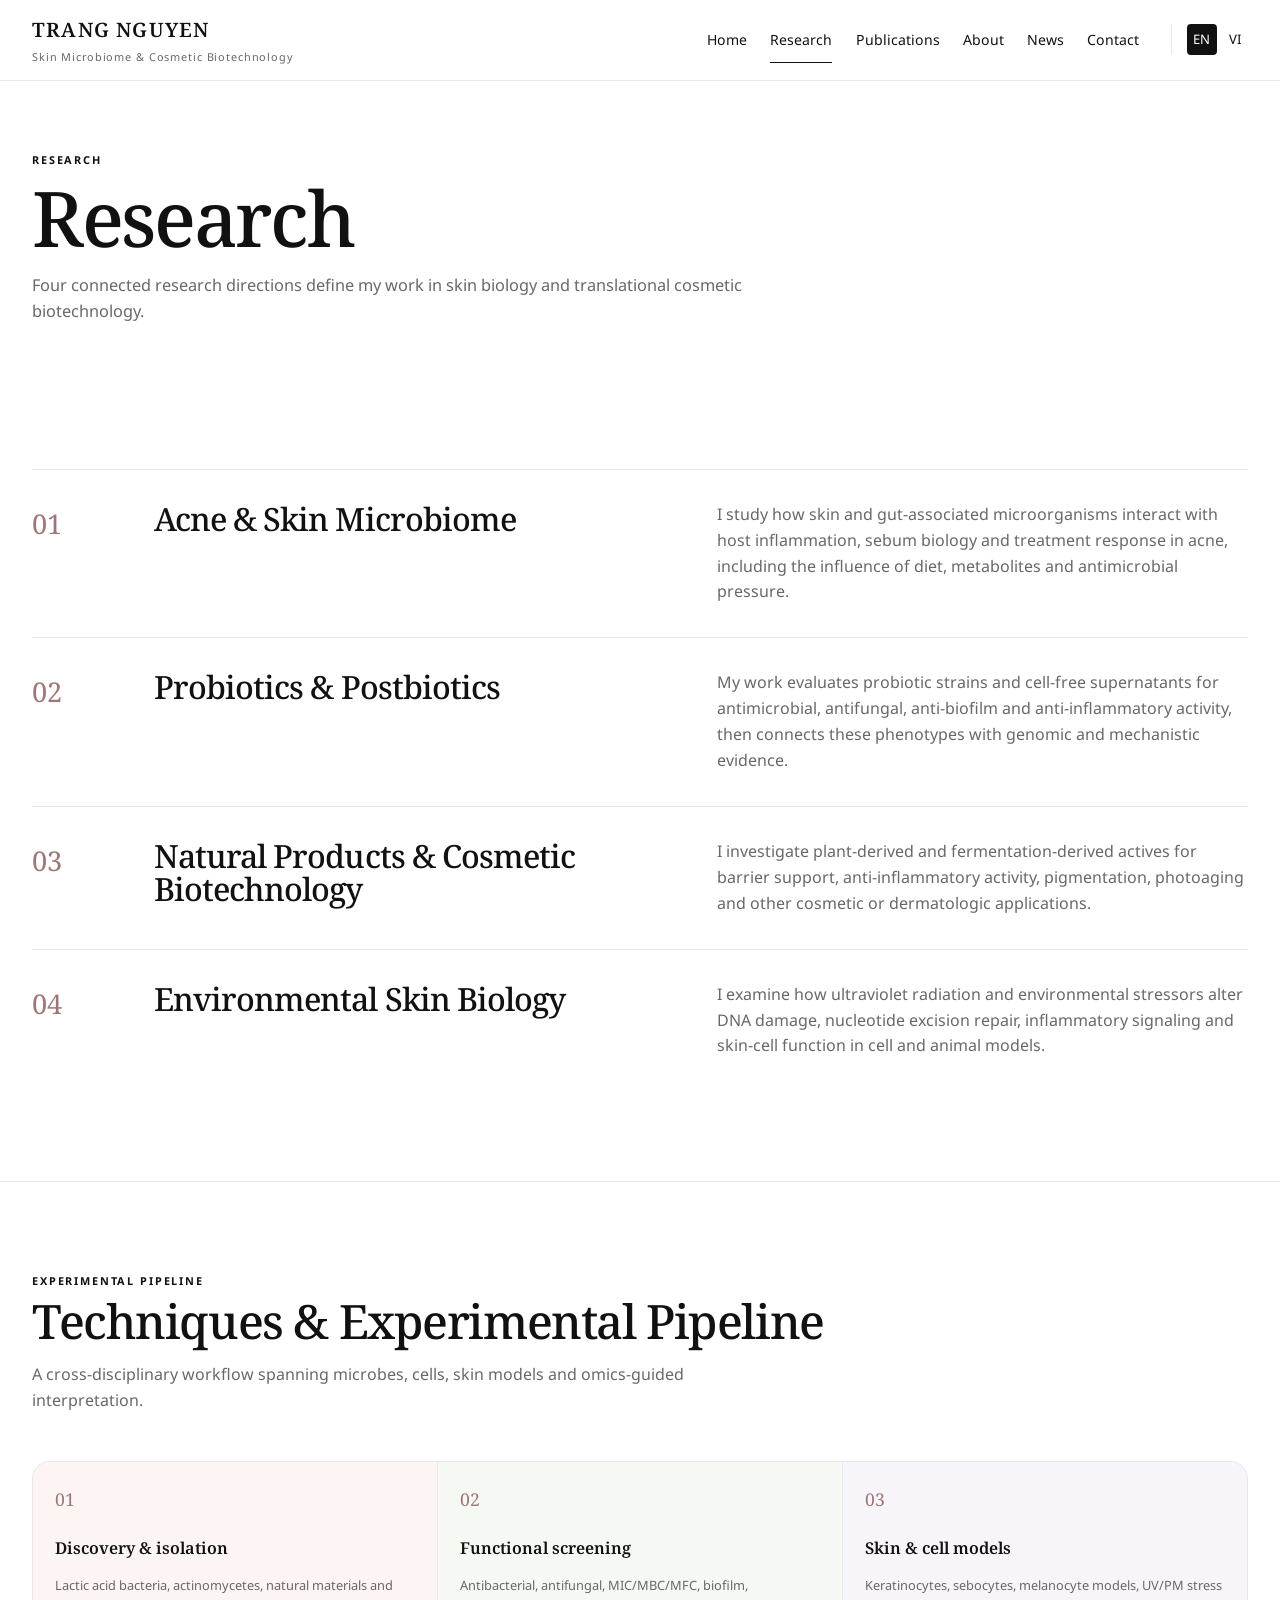
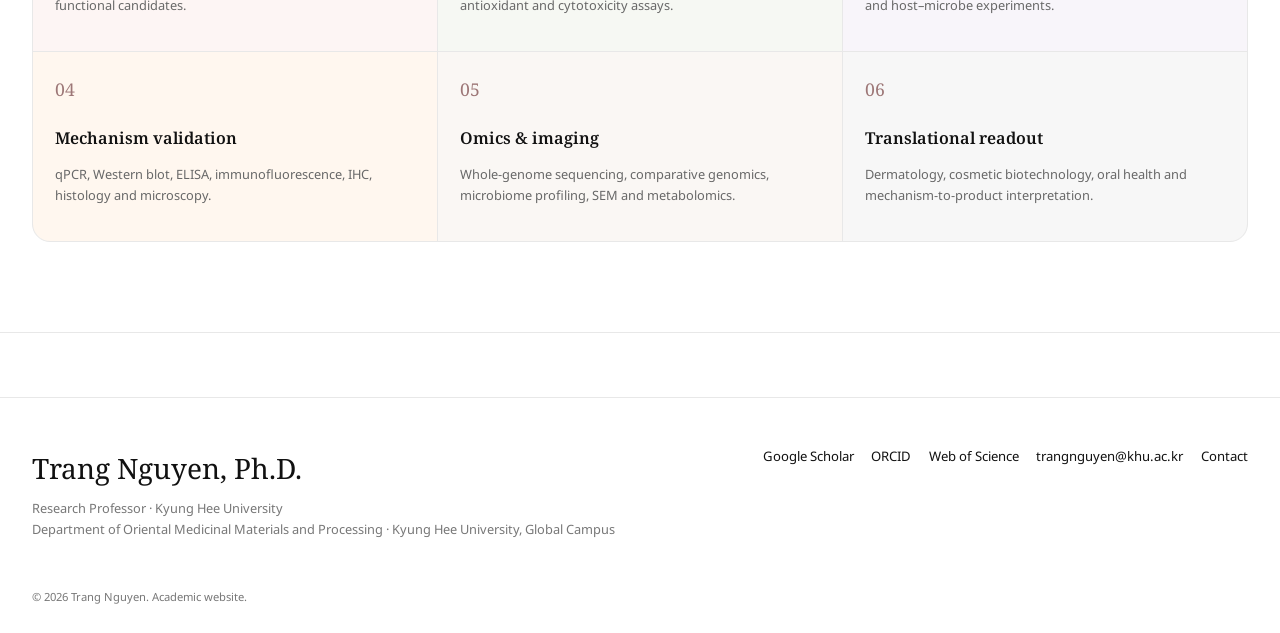
<file: en/research/index.html>
<!doctype html><html lang="en"><head><meta charset="utf-8"><meta name="viewport" content="width=device-width,initial-scale=1"><title>Research · Trang Nguyen</title><meta name="description" content="Four connected research directions define my work in skin biology and translational cosmetic biotechnology."><link rel="canonical" href="https://trangthepharmacist.github.io/en/research/"><link rel="alternate" hreflang="en" href="https://trangthepharmacist.github.io/en/research/"><link rel="alternate" hreflang="vi" href="https://trangthepharmacist.github.io/vi/research/"><meta property="og:title" content="Research · Trang Nguyen"><meta property="og:description" content="Four connected research directions define my work in skin biology and translational cosmetic biotechnology."><meta property="og:type" content="website"><meta property="og:url" content="https://trangthepharmacist.github.io/en/research/"><meta property="og:image" content="https://trangthepharmacist.github.io/images/trang-hero.png"><link rel="icon" href="/favicon.svg"><link rel="preconnect" href="https://fonts.googleapis.com"><link rel="preconnect" href="https://fonts.gstatic.com" crossorigin><link href="https://fonts.googleapis.com/css2?family=Noto+Sans:wght@400;500;600;700&family=Noto+Serif:wght@400;500;600;700&display=swap" rel="stylesheet"><link rel="stylesheet" href="/styles/global.css"><script type="application/ld+json">{"@context":"https://schema.org","@type":"Person","name":"Trang Nguyen","honorificSuffix":"Ph.D.","jobTitle":"Research Professor","affiliation":{"@type":"CollegeOrUniversity","name":"Kyung Hee University"},"sameAs":["https://orcid.org/0000-0001-5288-8994","https://www.webofscience.com/wos/author/rid/HMO-8225-2023"]}</script></head><body class=""><a class="skip" href="#main">Skip to content</a><header class="site-header"><div class="nav-wrap"><a class="brand" href="/en/"><strong>TRANG NGUYEN</strong><span>Skin Microbiome &amp; Cosmetic Biotechnology</span></a><button class="menu-btn" aria-label="Open navigation" aria-expanded="false">Menu</button><nav class="main-nav" aria-label="Primary"><a href="/en/" >Home</a><a href="/en/research/" aria-current="page">Research</a><a href="/en/publications/" >Publications</a><a href="/en/about/" >About</a><a href="/en/news/" >News</a><a href="/en/contact/" >Contact</a></nav><div class="langs"><a href="/en/research/" data-lang-switch class="active">EN</a><a href="/vi/research/" data-lang-switch class="">VI</a></div></div></header><main id="main"><section class="page-hero"><div class="section-kicker">Research</div><h1 class="page-title">Research</h1><p class="page-intro">Four connected research directions define my work in skin biology and translational cosmetic biotechnology.</p></section><section class="section"><article class="research-detail" id="acne-microbiome"><div class="num">01</div><h2>Acne &amp; Skin Microbiome</h2><p>I study how skin and gut-associated microorganisms interact with host inflammation, sebum biology and treatment response in acne, including the influence of diet, metabolites and antimicrobial pressure.</p></article><article class="research-detail" id="probiotics"><div class="num">02</div><h2>Probiotics &amp; Postbiotics</h2><p>My work evaluates probiotic strains and cell-free supernatants for antimicrobial, antifungal, anti-biofilm and anti-inflammatory activity, then connects these phenotypes with genomic and mechanistic evidence.</p></article><article class="research-detail" id="natural-products"><div class="num">03</div><h2>Natural Products &amp; Cosmetic Biotechnology</h2><p>I investigate plant-derived and fermentation-derived actives for barrier support, anti-inflammatory activity, pigmentation, photoaging and other cosmetic or dermatologic applications.</p></article><article class="research-detail" id="environment"><div class="num">04</div><h2>Environmental Skin Biology</h2><p>I examine how ultraviolet radiation and environmental stressors alter DNA damage, nucleotide excision repair, inflammatory signaling and skin-cell function in cell and animal models.</p></article></section><section class="section techniques-section"><div class="section-head"><div><div class="section-kicker">Experimental pipeline</div><h2>Techniques & Experimental Pipeline</h2><p class="section-sub">A cross-disciplinary workflow spanning microbes, cells, skin models and omics-guided interpretation.</p></div></div><div class="tech-grid"><article class="tech-card"><span class="tech-step">01</span><strong>Discovery &amp; isolation</strong><p>Lactic acid bacteria, actinomycetes, natural materials and functional candidates.</p></article><article class="tech-card"><span class="tech-step">02</span><strong>Functional screening</strong><p>Antibacterial, antifungal, MIC/MBC/MFC, biofilm, antioxidant and cytotoxicity assays.</p></article><article class="tech-card"><span class="tech-step">03</span><strong>Skin &amp; cell models</strong><p>Keratinocytes, sebocytes, melanocyte models, UV/PM stress and host–microbe experiments.</p></article><article class="tech-card"><span class="tech-step">04</span><strong>Mechanism validation</strong><p>qPCR, Western blot, ELISA, immunofluorescence, IHC, histology and microscopy.</p></article><article class="tech-card"><span class="tech-step">05</span><strong>Omics &amp; imaging</strong><p>Whole-genome sequencing, comparative genomics, microbiome profiling, SEM and metabolomics.</p></article><article class="tech-card"><span class="tech-step">06</span><strong>Translational readout</strong><p>Dermatology, cosmetic biotechnology, oral health and mechanism-to-product interpretation.</p></article></div></section></main><footer class="site-footer"><div class="footer-inner"><div><div class="footer-name">Trang Nguyen, Ph.D.</div><div class="footer-meta">Research Professor · Kyung Hee University<br>Department of Oriental Medicinal Materials and Processing · Kyung Hee University, Global Campus</div></div><div class="footer-links"><a href="https://scholar.google.com/citations?user=YH3xcVYAAAAJ&hl=en">Google Scholar</a><a href="https://orcid.org/0000-0001-5288-8994">ORCID</a><a href="https://www.webofscience.com/wos/author/rid/HMO-8225-2023">Web of Science</a><a href="mailto:trangnguyen@khu.ac.kr">trangnguyen@khu.ac.kr</a><a href="/en/contact/">Contact</a></div></div><div class="copyright">© 2026 Trang Nguyen. Academic website.</div></footer><script>const b=document.querySelector('.menu-btn'),n=document.querySelector('.main-nav');if(b&&n){b.addEventListener('click',()=>{const o=n.classList.toggle('open');b.setAttribute('aria-expanded',String(o));});n.querySelectorAll('a').forEach(a=>a.addEventListener('click',()=>{n.classList.remove('open');b.setAttribute('aria-expanded','false')}));}</script></body></html>
</file>
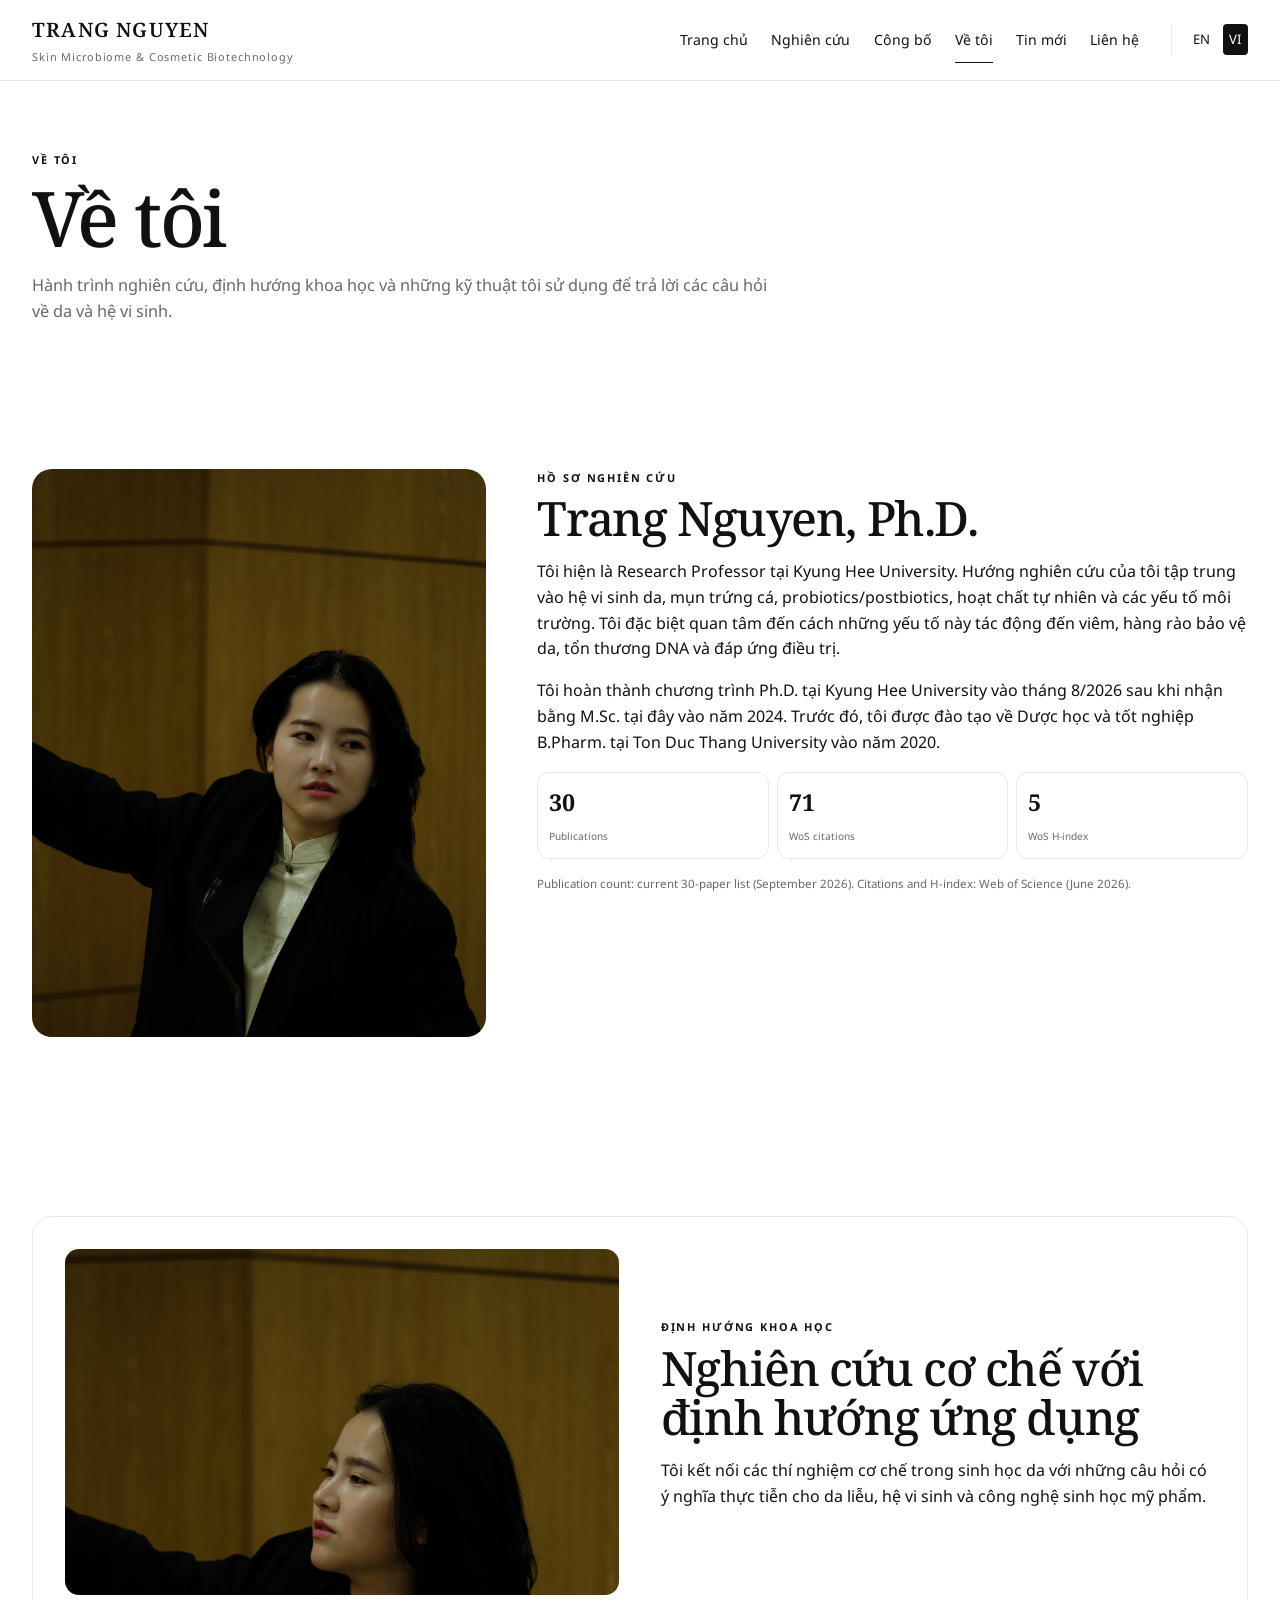
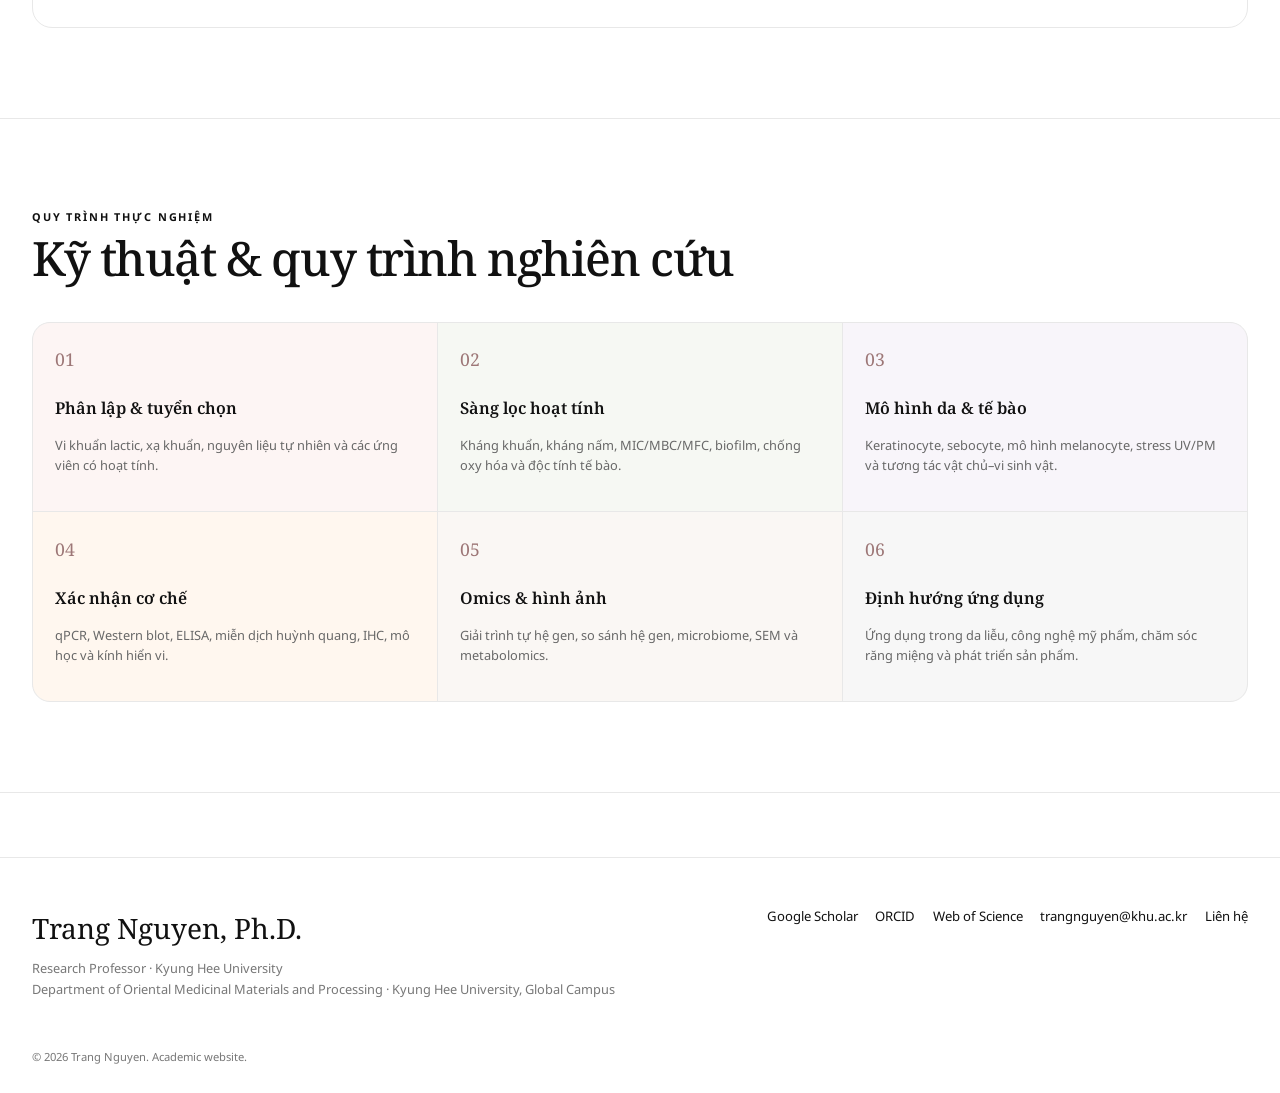
<file: vi/about/index.html>
<!doctype html><html lang="vi"><head><meta charset="utf-8"><meta name="viewport" content="width=device-width,initial-scale=1"><title>Về tôi · Trang Nguyen</title><meta name="description" content="Hành trình nghiên cứu, định hướng khoa học và những kỹ thuật tôi sử dụng để trả lời các câu hỏi về da và hệ vi sinh."><link rel="canonical" href="https://trangthepharmacist.github.io/vi/about/"><link rel="alternate" hreflang="en" href="https://trangthepharmacist.github.io/en/about/"><link rel="alternate" hreflang="vi" href="https://trangthepharmacist.github.io/vi/about/"><meta property="og:title" content="Về tôi · Trang Nguyen"><meta property="og:description" content="Hành trình nghiên cứu, định hướng khoa học và những kỹ thuật tôi sử dụng để trả lời các câu hỏi về da và hệ vi sinh."><meta property="og:type" content="website"><meta property="og:url" content="https://trangthepharmacist.github.io/vi/about/"><meta property="og:image" content="https://trangthepharmacist.github.io/images/trang-hero.png"><link rel="icon" href="/favicon.svg"><link rel="preconnect" href="https://fonts.googleapis.com"><link rel="preconnect" href="https://fonts.gstatic.com" crossorigin><link href="https://fonts.googleapis.com/css2?family=Noto+Sans:wght@400;500;600;700&family=Noto+Serif:wght@400;500;600;700&display=swap" rel="stylesheet"><link rel="stylesheet" href="/styles/global.css"><script type="application/ld+json">{"@context":"https://schema.org","@type":"Person","name":"Trang Nguyen","honorificSuffix":"Ph.D.","jobTitle":"Research Professor","affiliation":{"@type":"CollegeOrUniversity","name":"Kyung Hee University"},"sameAs":["https://orcid.org/0000-0001-5288-8994","https://www.webofscience.com/wos/author/rid/HMO-8225-2023"]}</script></head><body class=""><a class="skip" href="#main">Skip to content</a><header class="site-header"><div class="nav-wrap"><a class="brand" href="/vi/"><strong>TRANG NGUYEN</strong><span>Skin Microbiome &amp; Cosmetic Biotechnology</span></a><button class="menu-btn" aria-label="Open navigation" aria-expanded="false">Menu</button><nav class="main-nav" aria-label="Primary"><a href="/vi/" >Trang chủ</a><a href="/vi/research/" >Nghiên cứu</a><a href="/vi/publications/" >Công bố</a><a href="/vi/about/" aria-current="page">Về tôi</a><a href="/vi/news/" >Tin mới</a><a href="/vi/contact/" >Liên hệ</a></nav><div class="langs"><a href="/en/about/" data-lang-switch class="">EN</a><a href="/vi/about/" data-lang-switch class="active">VI</a></div></div></header><main id="main"><section class="page-hero"><div class="section-kicker">Về tôi</div><h1 class="page-title">Về tôi</h1><p class="page-intro">Hành trình nghiên cứu, định hướng khoa học và những kỹ thuật tôi sử dụng để trả lời các câu hỏi về da và hệ vi sinh.</p></section><section class="section about-page"><img src="/images/trang-about.png" alt="Trang Nguyen"><div><div class="section-kicker">Hồ sơ nghiên cứu</div><h2>Trang Nguyen, Ph.D.</h2><p>Tôi hiện là Research Professor tại Kyung Hee University. Hướng nghiên cứu của tôi tập trung vào hệ vi sinh da, mụn trứng cá, probiotics/postbiotics, hoạt chất tự nhiên và các yếu tố môi trường. Tôi đặc biệt quan tâm đến cách những yếu tố này tác động đến viêm, hàng rào bảo vệ da, tổn thương DNA và đáp ứng điều trị.</p><p>Tôi hoàn thành chương trình Ph.D. tại Kyung Hee University vào tháng 8/2026 sau khi nhận bằng M.Sc. tại đây vào năm 2024. Trước đó, tôi được đào tạo về Dược học và tốt nghiệp B.Pharm. tại Ton Duc Thang University vào năm 2020.</p><div class="metrics"><div class="metric"><b>30</b><span>Publications</span></div><div class="metric"><b>71</b><span>WoS citations</span></div><div class="metric"><b>5</b><span>WoS H-index</span></div></div><p class="metric-note">Publication count: current 30-paper list (September 2026). Citations and H-index: Web of Science (June 2026).</p></div></section><section class="section"><div class="talk-strip"><img src="/images/trang-talk.png" alt="Trang Nguyen during a scientific presentation"><div><div class="section-kicker">Định hướng khoa học</div><h2>Nghiên cứu cơ chế với định hướng ứng dụng</h2><p>Tôi kết nối các thí nghiệm cơ chế trong sinh học da với những câu hỏi có ý nghĩa thực tiễn cho da liễu, hệ vi sinh và công nghệ sinh học mỹ phẩm.</p></div></div></section><section class="section techniques-section"><div class="section-head"><div><div class="section-kicker">Quy trình thực nghiệm</div><h2>Kỹ thuật & quy trình nghiên cứu</h2></div></div><div class="tech-grid"><article class="tech-card"><span class="tech-step">01</span><strong>Phân lập &amp; tuyển chọn</strong><p>Vi khuẩn lactic, xạ khuẩn, nguyên liệu tự nhiên và các ứng viên có hoạt tính.</p></article><article class="tech-card"><span class="tech-step">02</span><strong>Sàng lọc hoạt tính</strong><p>Kháng khuẩn, kháng nấm, MIC/MBC/MFC, biofilm, chống oxy hóa và độc tính tế bào.</p></article><article class="tech-card"><span class="tech-step">03</span><strong>Mô hình da &amp; tế bào</strong><p>Keratinocyte, sebocyte, mô hình melanocyte, stress UV/PM và tương tác vật chủ–vi sinh vật.</p></article><article class="tech-card"><span class="tech-step">04</span><strong>Xác nhận cơ chế</strong><p>qPCR, Western blot, ELISA, miễn dịch huỳnh quang, IHC, mô học và kính hiển vi.</p></article><article class="tech-card"><span class="tech-step">05</span><strong>Omics &amp; hình ảnh</strong><p>Giải trình tự hệ gen, so sánh hệ gen, microbiome, SEM và metabolomics.</p></article><article class="tech-card"><span class="tech-step">06</span><strong>Định hướng ứng dụng</strong><p>Ứng dụng trong da liễu, công nghệ mỹ phẩm, chăm sóc răng miệng và phát triển sản phẩm.</p></article></div></section></main><footer class="site-footer"><div class="footer-inner"><div><div class="footer-name">Trang Nguyen, Ph.D.</div><div class="footer-meta">Research Professor · Kyung Hee University<br>Department of Oriental Medicinal Materials and Processing · Kyung Hee University, Global Campus</div></div><div class="footer-links"><a href="https://scholar.google.com/citations?user=YH3xcVYAAAAJ&hl=en">Google Scholar</a><a href="https://orcid.org/0000-0001-5288-8994">ORCID</a><a href="https://www.webofscience.com/wos/author/rid/HMO-8225-2023">Web of Science</a><a href="mailto:trangnguyen@khu.ac.kr">trangnguyen@khu.ac.kr</a><a href="/vi/contact/">Liên hệ</a></div></div><div class="copyright">© 2026 Trang Nguyen. Academic website.</div></footer><script>const b=document.querySelector('.menu-btn'),n=document.querySelector('.main-nav');if(b&&n){b.addEventListener('click',()=>{const o=n.classList.toggle('open');b.setAttribute('aria-expanded',String(o));});n.querySelectorAll('a').forEach(a=>a.addEventListener('click',()=>{n.classList.remove('open');b.setAttribute('aria-expanded','false')}));}</script></body></html>
</file>
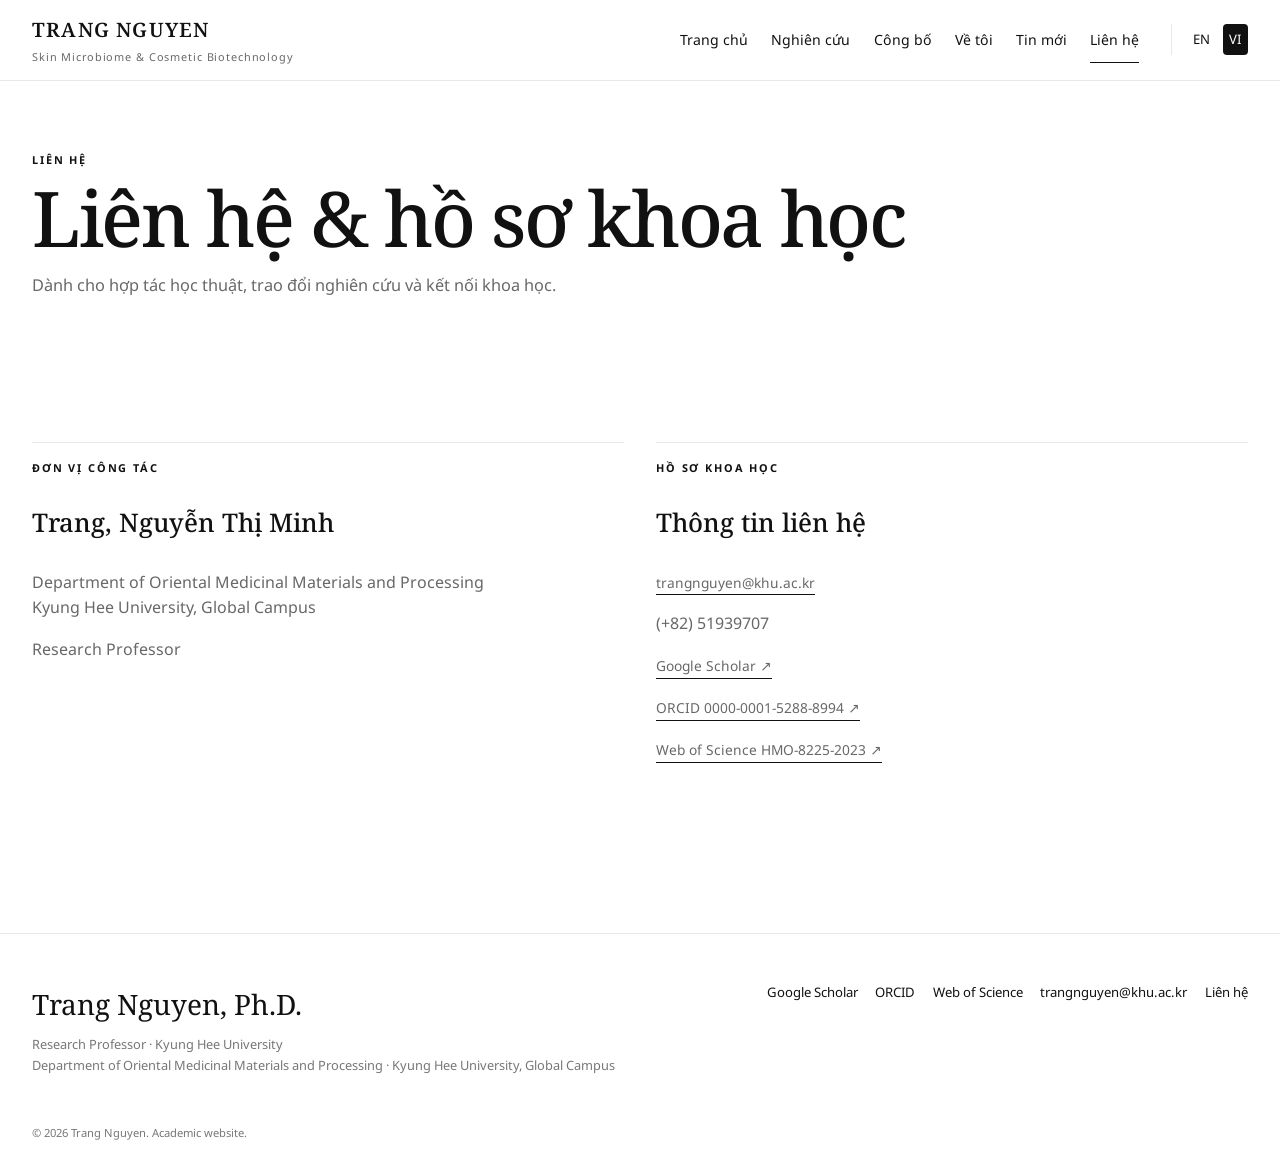
<file: vi/contact/index.html>
<!doctype html><html lang="vi"><head><meta charset="utf-8"><meta name="viewport" content="width=device-width,initial-scale=1"><title>Liên hệ · Trang Nguyen</title><meta name="description" content="Dành cho hợp tác học thuật, trao đổi nghiên cứu và kết nối khoa học."><link rel="canonical" href="https://trangthepharmacist.github.io/vi/contact/"><link rel="alternate" hreflang="en" href="https://trangthepharmacist.github.io/en/contact/"><link rel="alternate" hreflang="vi" href="https://trangthepharmacist.github.io/vi/contact/"><meta property="og:title" content="Liên hệ · Trang Nguyen"><meta property="og:description" content="Dành cho hợp tác học thuật, trao đổi nghiên cứu và kết nối khoa học."><meta property="og:type" content="website"><meta property="og:url" content="https://trangthepharmacist.github.io/vi/contact/"><meta property="og:image" content="https://trangthepharmacist.github.io/images/trang-hero.png"><link rel="icon" href="/favicon.svg"><link rel="preconnect" href="https://fonts.googleapis.com"><link rel="preconnect" href="https://fonts.gstatic.com" crossorigin><link href="https://fonts.googleapis.com/css2?family=Noto+Sans:wght@400;500;600;700&family=Noto+Serif:wght@400;500;600;700&display=swap" rel="stylesheet"><link rel="stylesheet" href="/styles/global.css"><script type="application/ld+json">{"@context":"https://schema.org","@type":"Person","name":"Trang Nguyen","honorificSuffix":"Ph.D.","jobTitle":"Research Professor","affiliation":{"@type":"CollegeOrUniversity","name":"Kyung Hee University"},"sameAs":["https://orcid.org/0000-0001-5288-8994","https://www.webofscience.com/wos/author/rid/HMO-8225-2023"]}</script></head><body class=""><a class="skip" href="#main">Skip to content</a><header class="site-header"><div class="nav-wrap"><a class="brand" href="/vi/"><strong>TRANG NGUYEN</strong><span>Skin Microbiome &amp; Cosmetic Biotechnology</span></a><button class="menu-btn" aria-label="Open navigation" aria-expanded="false">Menu</button><nav class="main-nav" aria-label="Primary"><a href="/vi/" >Trang chủ</a><a href="/vi/research/" >Nghiên cứu</a><a href="/vi/publications/" >Công bố</a><a href="/vi/about/" >Về tôi</a><a href="/vi/news/" >Tin mới</a><a href="/vi/contact/" aria-current="page">Liên hệ</a></nav><div class="langs"><a href="/en/contact/" data-lang-switch class="">EN</a><a href="/vi/contact/" data-lang-switch class="active">VI</a></div></div></header><main id="main"><section class="page-hero"><div class="section-kicker">Liên hệ</div><h1 class="page-title">Liên hệ & hồ sơ khoa học</h1><p class="page-intro">Dành cho hợp tác học thuật, trao đổi nghiên cứu và kết nối khoa học.</p></section><section class="section contact-grid"><div class="contact-card"><div class="section-kicker">Đơn vị công tác</div><h3>Trang, Nguyễn Thị Minh</h3><p>Department of Oriental Medicinal Materials and Processing<br>Kyung Hee University, Global Campus</p><p>Research Professor</p></div><div class="contact-card"><div class="section-kicker">Hồ sơ khoa học</div><h3>Thông tin liên hệ</h3><p><a class="text-link" href="mailto:trangnguyen@khu.ac.kr">trangnguyen@khu.ac.kr</a></p><p>(+82) 51939707</p><p><a class="text-link" href="https://scholar.google.com/citations?user=YH3xcVYAAAAJ&hl=en">Google Scholar ↗</a></p><p><a class="text-link" href="https://orcid.org/0000-0001-5288-8994">ORCID 0000-0001-5288-8994 ↗</a></p><p><a class="text-link" href="https://www.webofscience.com/wos/author/rid/HMO-8225-2023">Web of Science HMO-8225-2023 ↗</a></p></div></section></main><footer class="site-footer"><div class="footer-inner"><div><div class="footer-name">Trang Nguyen, Ph.D.</div><div class="footer-meta">Research Professor · Kyung Hee University<br>Department of Oriental Medicinal Materials and Processing · Kyung Hee University, Global Campus</div></div><div class="footer-links"><a href="https://scholar.google.com/citations?user=YH3xcVYAAAAJ&hl=en">Google Scholar</a><a href="https://orcid.org/0000-0001-5288-8994">ORCID</a><a href="https://www.webofscience.com/wos/author/rid/HMO-8225-2023">Web of Science</a><a href="mailto:trangnguyen@khu.ac.kr">trangnguyen@khu.ac.kr</a><a href="/vi/contact/">Liên hệ</a></div></div><div class="copyright">© 2026 Trang Nguyen. Academic website.</div></footer><script>const b=document.querySelector('.menu-btn'),n=document.querySelector('.main-nav');if(b&&n){b.addEventListener('click',()=>{const o=n.classList.toggle('open');b.setAttribute('aria-expanded',String(o));});n.querySelectorAll('a').forEach(a=>a.addEventListener('click',()=>{n.classList.remove('open');b.setAttribute('aria-expanded','false')}));}</script></body></html>
</file>
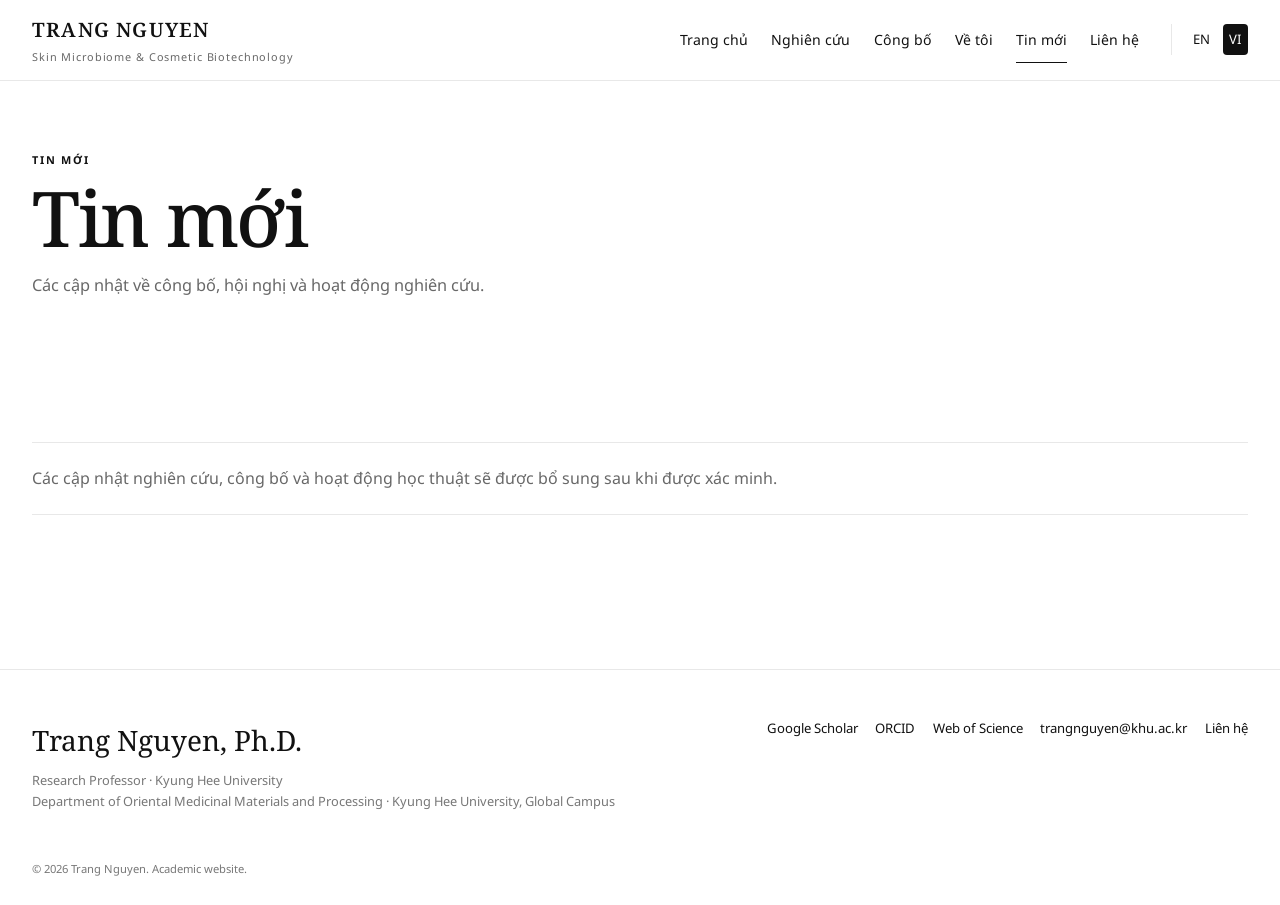
<file: vi/news/index.html>
<!doctype html><html lang="vi"><head><meta charset="utf-8"><meta name="viewport" content="width=device-width,initial-scale=1"><title>Tin mới · Trang Nguyen</title><meta name="description" content="Các cập nhật về công bố, hội nghị và hoạt động nghiên cứu."><link rel="canonical" href="https://trangthepharmacist.github.io/vi/news/"><link rel="alternate" hreflang="en" href="https://trangthepharmacist.github.io/en/news/"><link rel="alternate" hreflang="vi" href="https://trangthepharmacist.github.io/vi/news/"><meta property="og:title" content="Tin mới · Trang Nguyen"><meta property="og:description" content="Các cập nhật về công bố, hội nghị và hoạt động nghiên cứu."><meta property="og:type" content="website"><meta property="og:url" content="https://trangthepharmacist.github.io/vi/news/"><meta property="og:image" content="https://trangthepharmacist.github.io/images/trang-hero.png"><link rel="icon" href="/favicon.svg"><link rel="preconnect" href="https://fonts.googleapis.com"><link rel="preconnect" href="https://fonts.gstatic.com" crossorigin><link href="https://fonts.googleapis.com/css2?family=Noto+Sans:wght@400;500;600;700&family=Noto+Serif:wght@400;500;600;700&display=swap" rel="stylesheet"><link rel="stylesheet" href="/styles/global.css"><script type="application/ld+json">{"@context":"https://schema.org","@type":"Person","name":"Trang Nguyen","honorificSuffix":"Ph.D.","jobTitle":"Research Professor","affiliation":{"@type":"CollegeOrUniversity","name":"Kyung Hee University"},"sameAs":["https://orcid.org/0000-0001-5288-8994","https://www.webofscience.com/wos/author/rid/HMO-8225-2023"]}</script></head><body class=""><a class="skip" href="#main">Skip to content</a><header class="site-header"><div class="nav-wrap"><a class="brand" href="/vi/"><strong>TRANG NGUYEN</strong><span>Skin Microbiome &amp; Cosmetic Biotechnology</span></a><button class="menu-btn" aria-label="Open navigation" aria-expanded="false">Menu</button><nav class="main-nav" aria-label="Primary"><a href="/vi/" >Trang chủ</a><a href="/vi/research/" >Nghiên cứu</a><a href="/vi/publications/" >Công bố</a><a href="/vi/about/" >Về tôi</a><a href="/vi/news/" aria-current="page">Tin mới</a><a href="/vi/contact/" >Liên hệ</a></nav><div class="langs"><a href="/en/news/" data-lang-switch class="">EN</a><a href="/vi/news/" data-lang-switch class="active">VI</a></div></div></header><main id="main"><section class="page-hero"><div class="section-kicker">Tin mới</div><h1 class="page-title">Tin mới</h1><p class="page-intro">Các cập nhật về công bố, hội nghị và hoạt động nghiên cứu.</p></section><section class="section"><div class="empty-news">Các cập nhật nghiên cứu, công bố và hoạt động học thuật sẽ được bổ sung sau khi được xác minh.</div></section></main><footer class="site-footer"><div class="footer-inner"><div><div class="footer-name">Trang Nguyen, Ph.D.</div><div class="footer-meta">Research Professor · Kyung Hee University<br>Department of Oriental Medicinal Materials and Processing · Kyung Hee University, Global Campus</div></div><div class="footer-links"><a href="https://scholar.google.com/citations?user=YH3xcVYAAAAJ&hl=en">Google Scholar</a><a href="https://orcid.org/0000-0001-5288-8994">ORCID</a><a href="https://www.webofscience.com/wos/author/rid/HMO-8225-2023">Web of Science</a><a href="mailto:trangnguyen@khu.ac.kr">trangnguyen@khu.ac.kr</a><a href="/vi/contact/">Liên hệ</a></div></div><div class="copyright">© 2026 Trang Nguyen. Academic website.</div></footer><script>const b=document.querySelector('.menu-btn'),n=document.querySelector('.main-nav');if(b&&n){b.addEventListener('click',()=>{const o=n.classList.toggle('open');b.setAttribute('aria-expanded',String(o));});n.querySelectorAll('a').forEach(a=>a.addEventListener('click',()=>{n.classList.remove('open');b.setAttribute('aria-expanded','false')}));}</script></body></html>
</file>
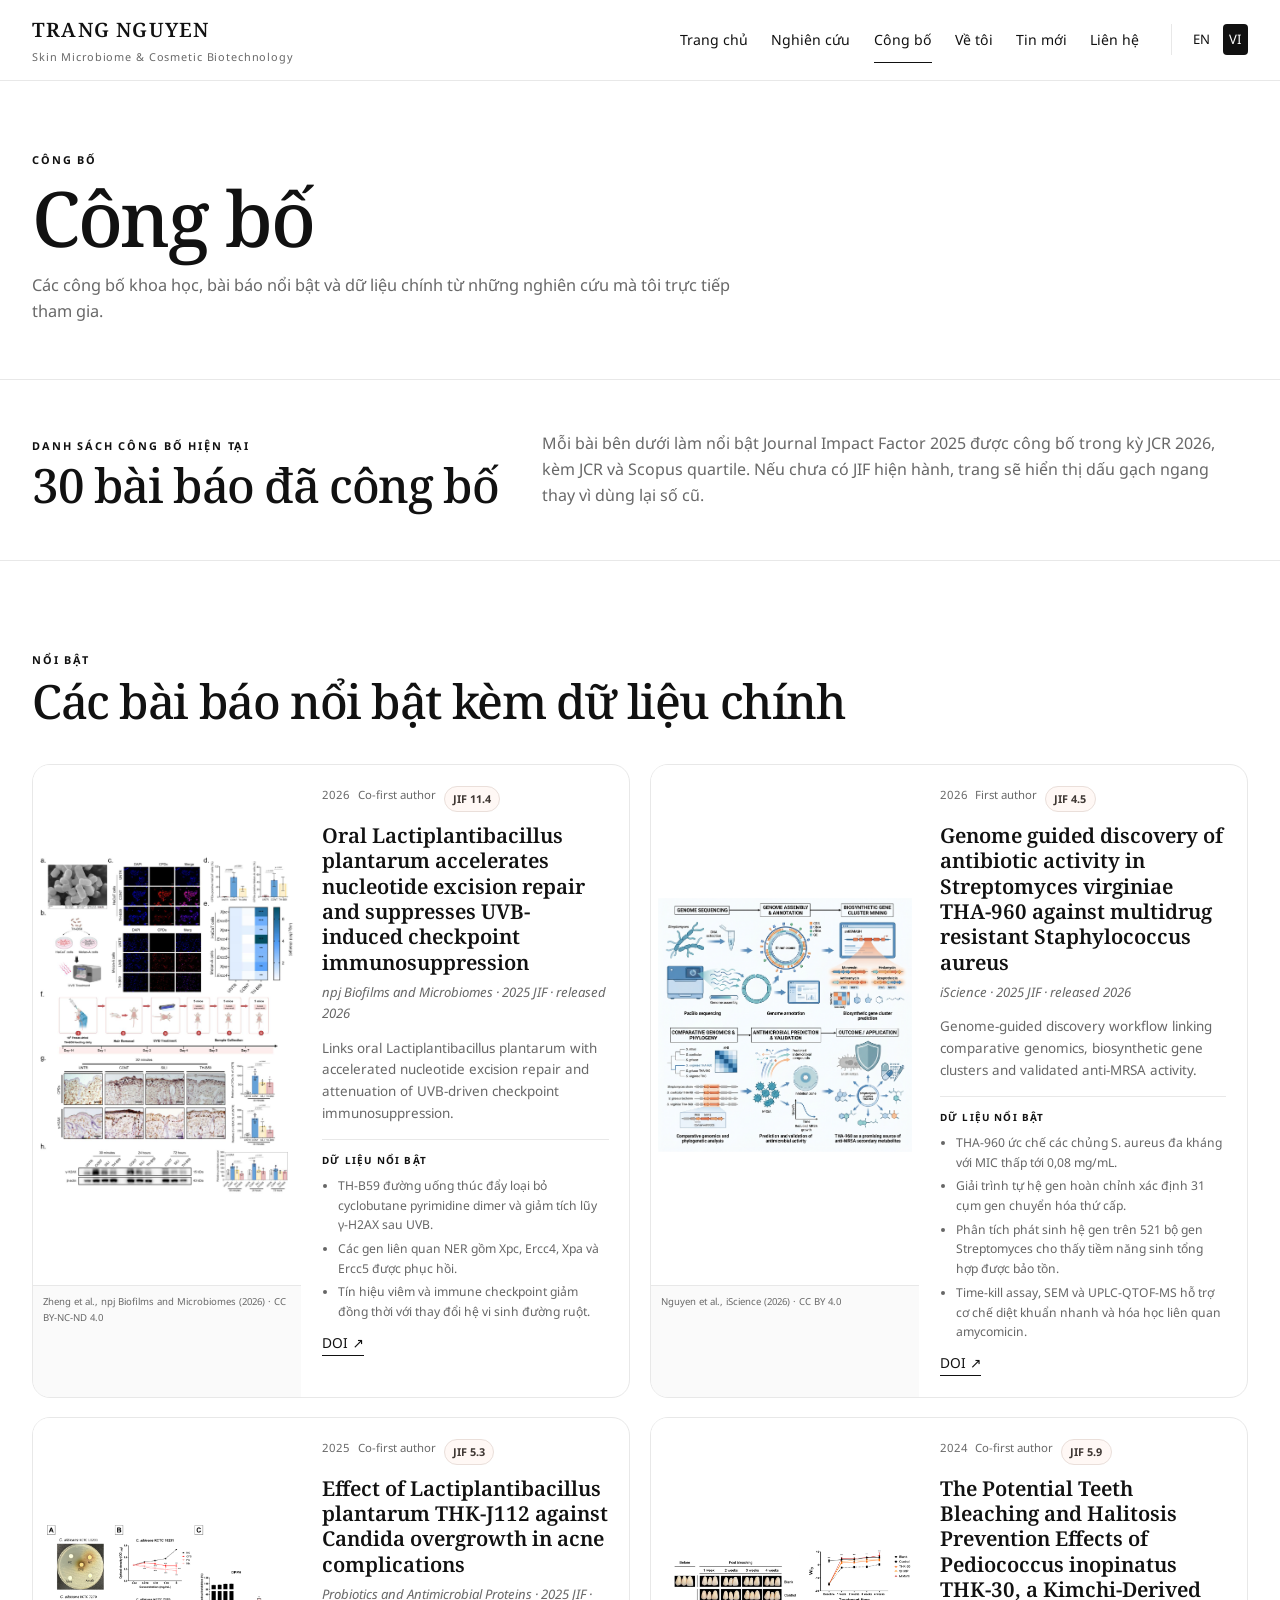
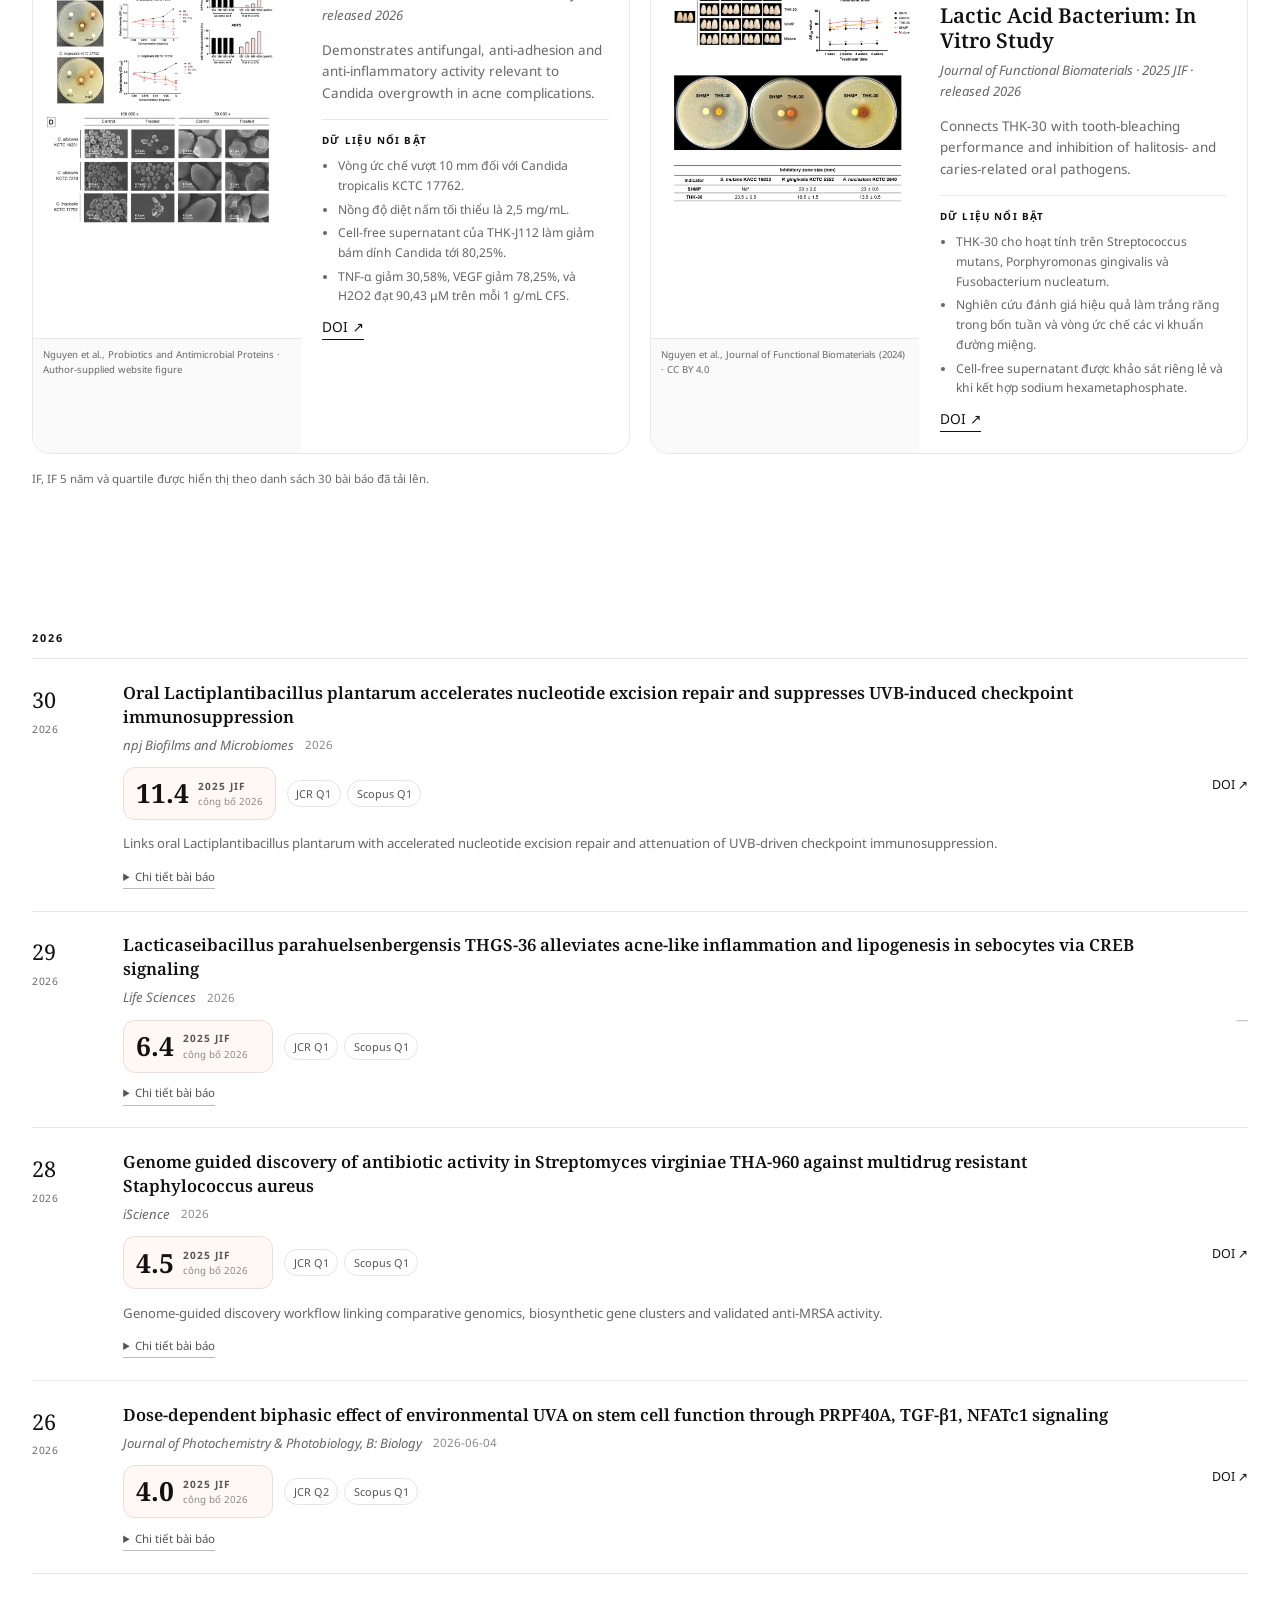
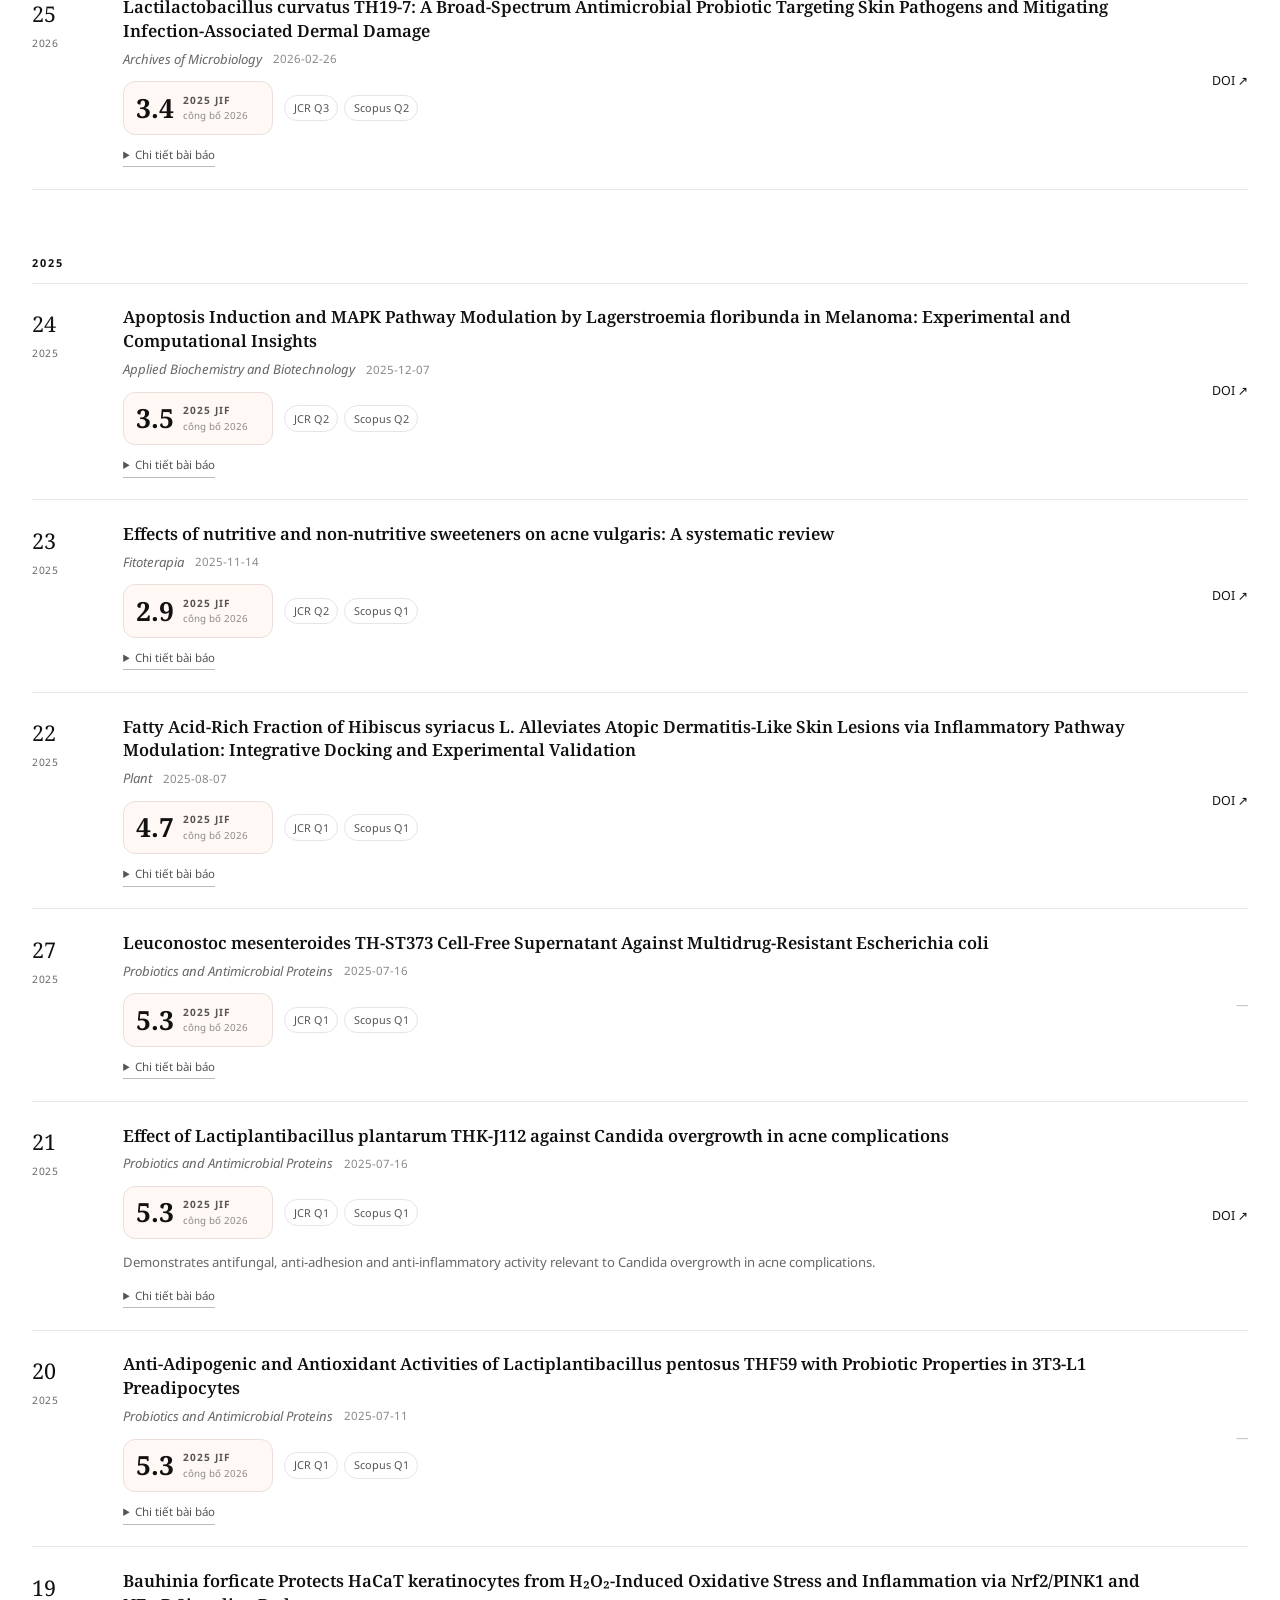
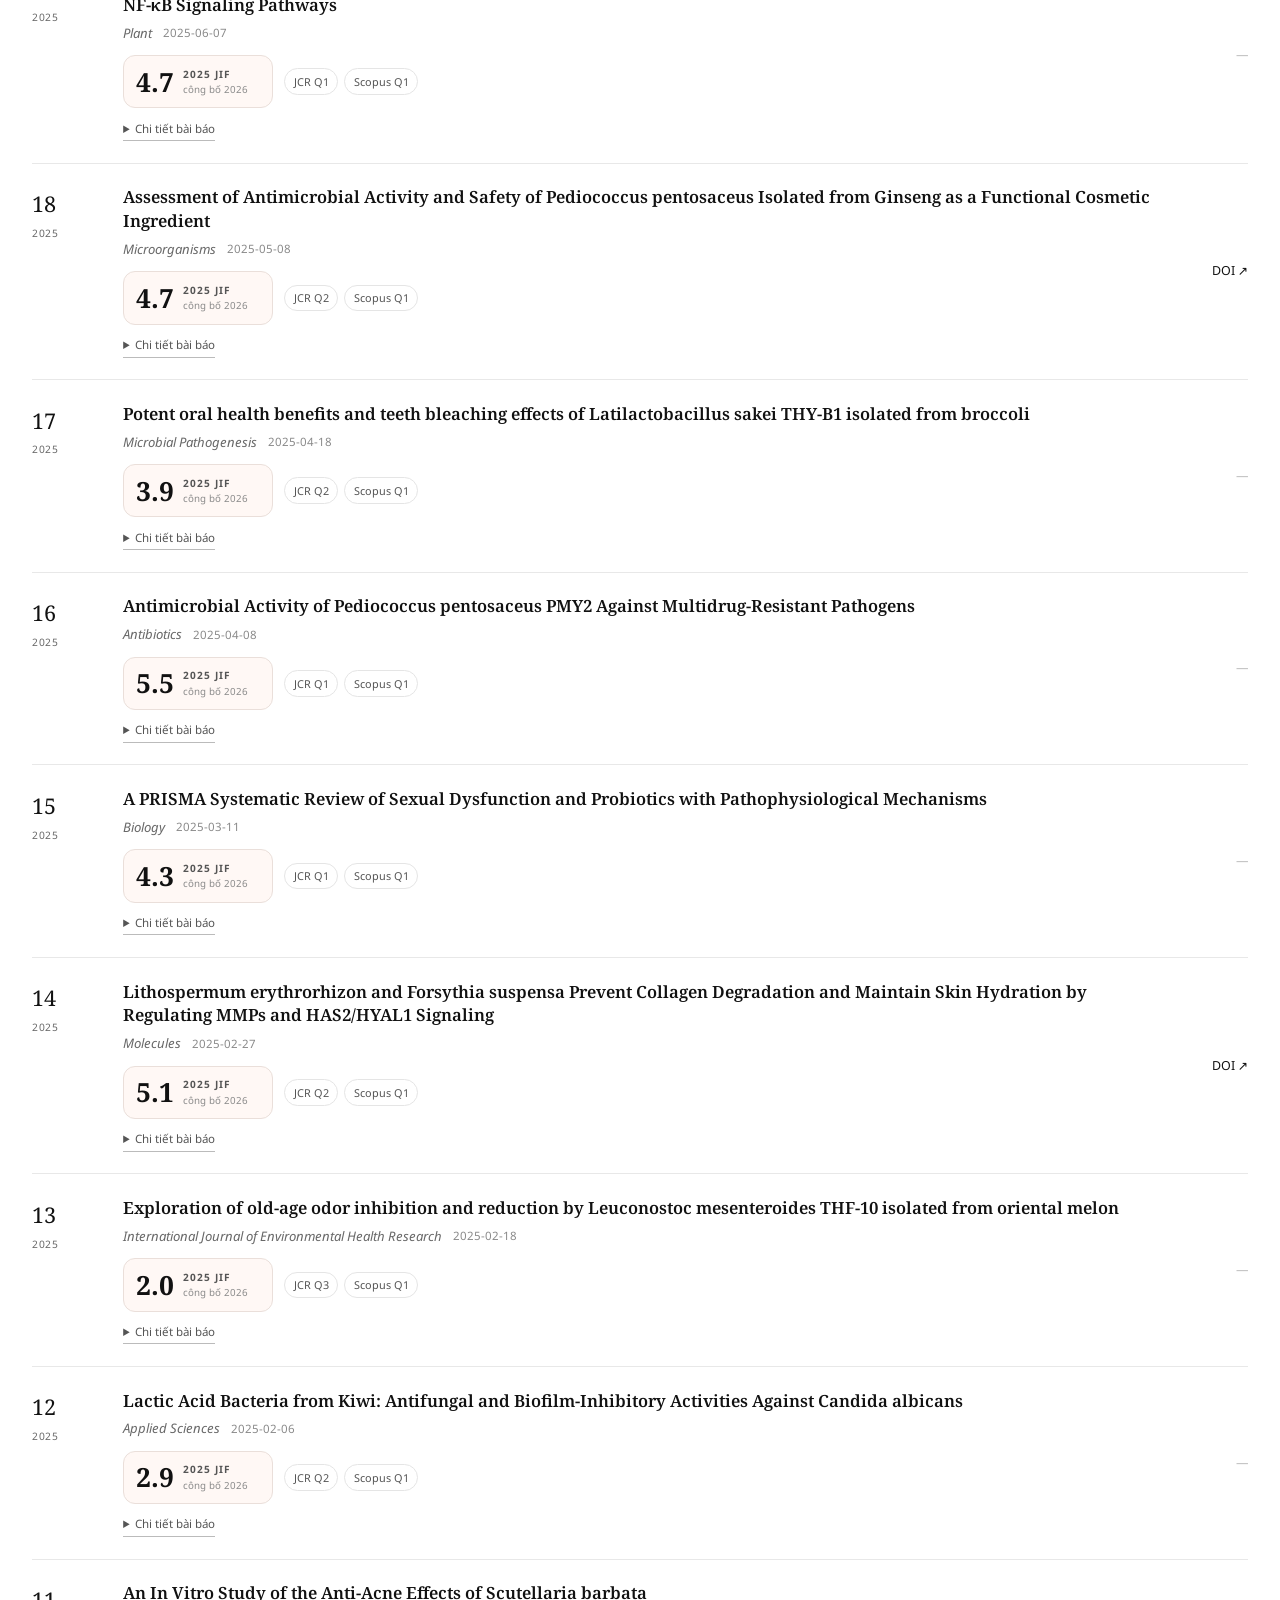
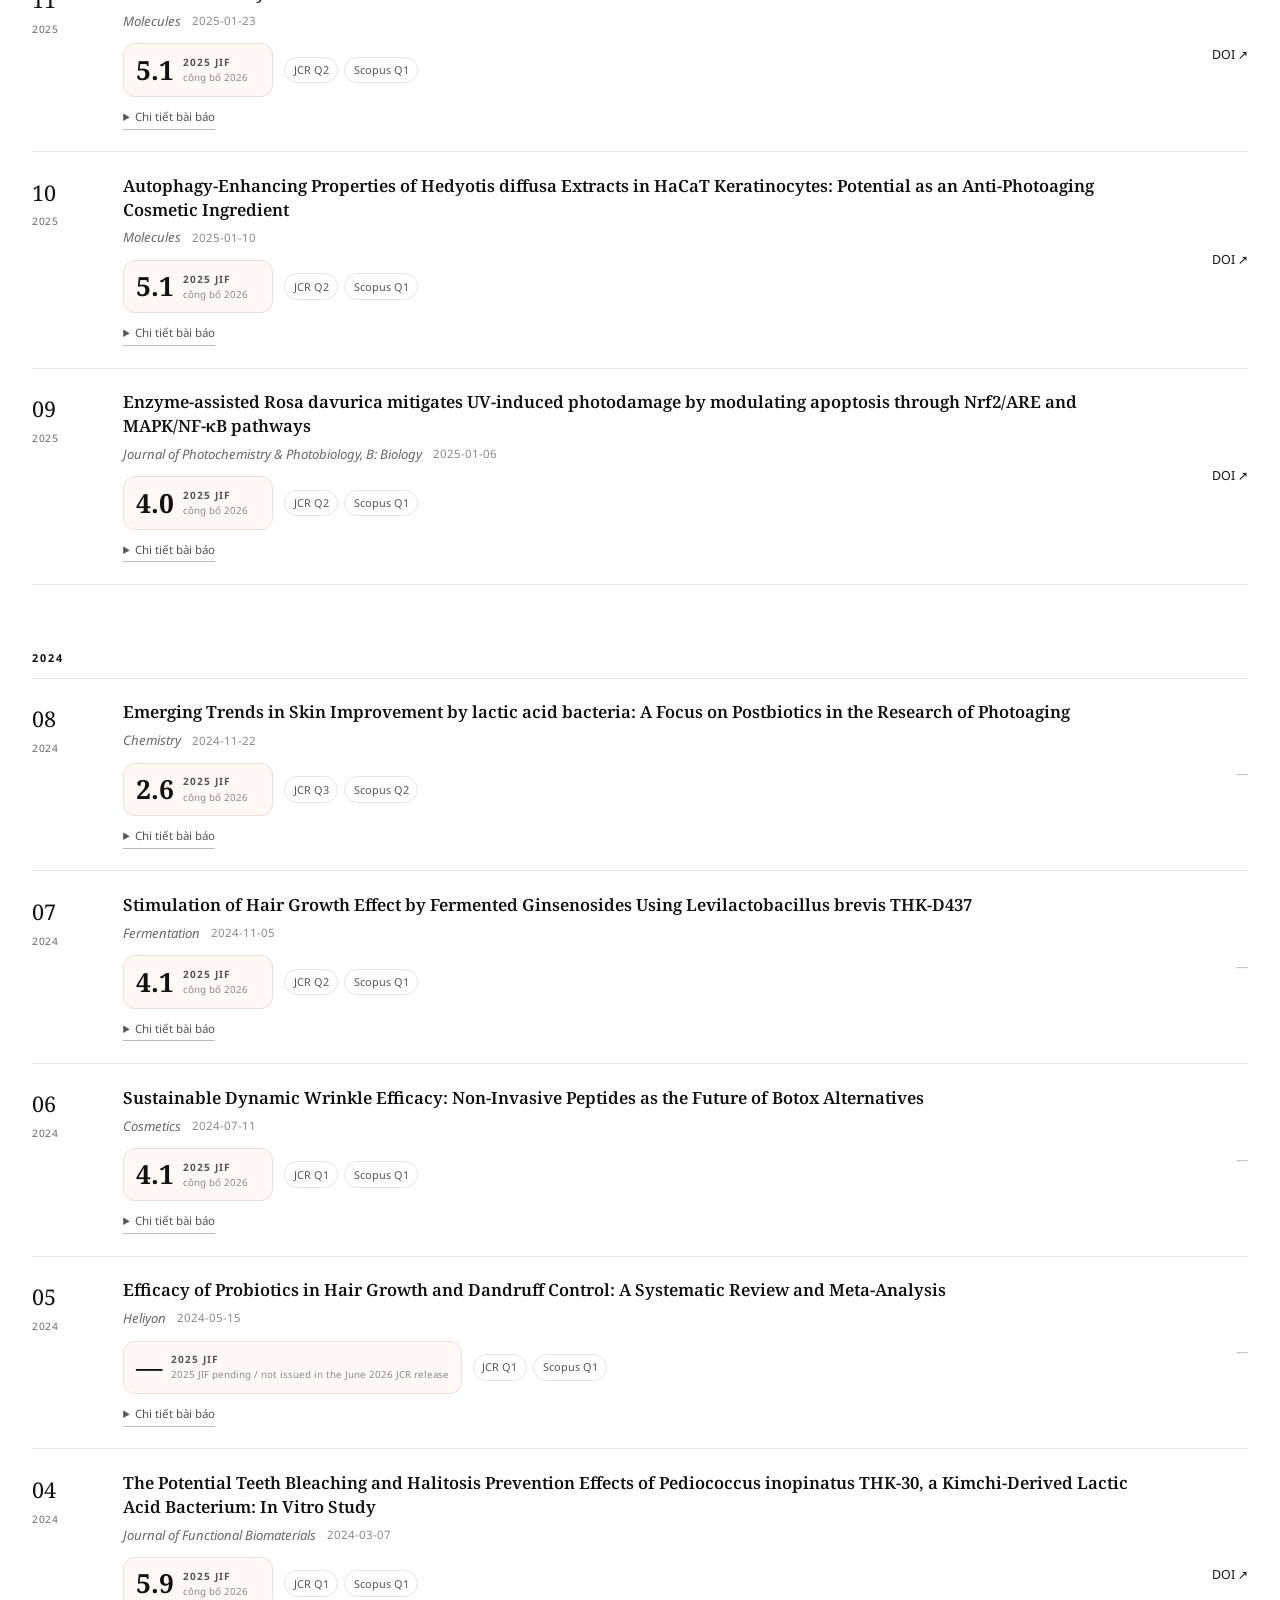
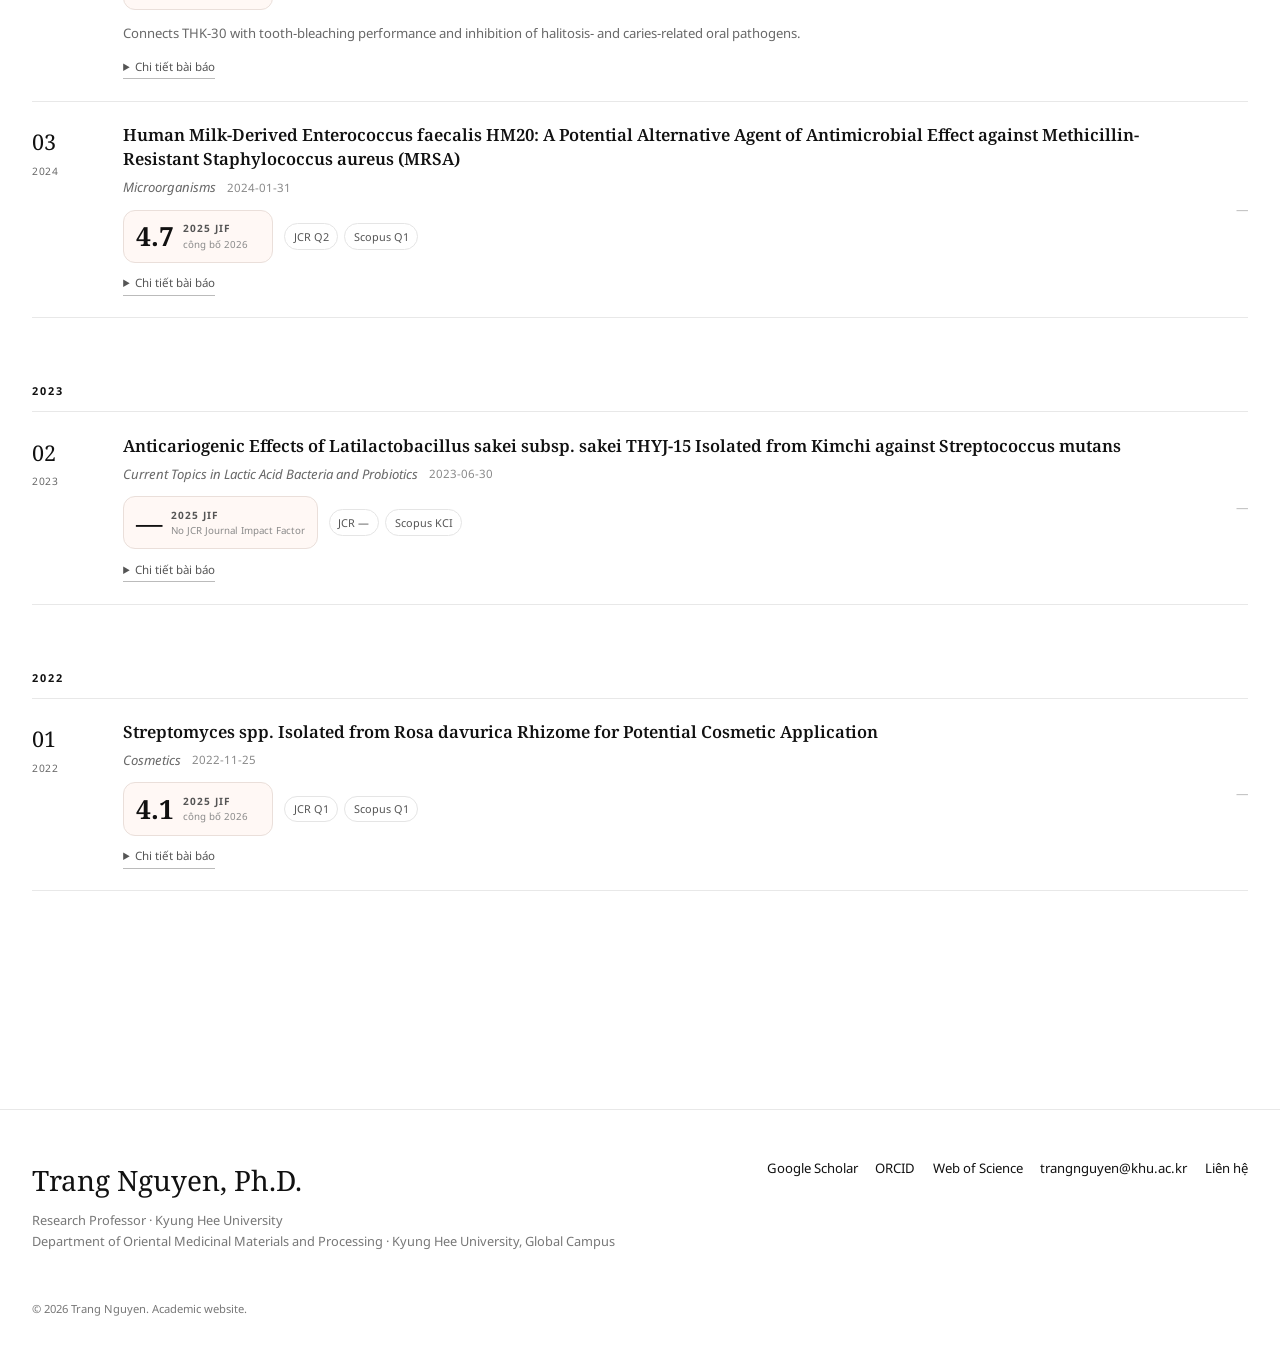
<file: vi/publications/index.html>
<!doctype html><html lang="vi"><head><meta charset="utf-8"><meta name="viewport" content="width=device-width,initial-scale=1"><title>Công bố · Trang Nguyen</title><meta name="description" content="Các công bố khoa học, bài báo nổi bật và dữ liệu chính từ những nghiên cứu mà tôi trực tiếp tham gia."><link rel="canonical" href="https://trangthepharmacist.github.io/vi/publications/"><link rel="alternate" hreflang="en" href="https://trangthepharmacist.github.io/en/publications/"><link rel="alternate" hreflang="vi" href="https://trangthepharmacist.github.io/vi/publications/"><meta property="og:title" content="Công bố · Trang Nguyen"><meta property="og:description" content="Các công bố khoa học, bài báo nổi bật và dữ liệu chính từ những nghiên cứu mà tôi trực tiếp tham gia."><meta property="og:type" content="website"><meta property="og:url" content="https://trangthepharmacist.github.io/vi/publications/"><meta property="og:image" content="https://trangthepharmacist.github.io/images/trang-hero.png"><link rel="icon" href="/favicon.svg"><link rel="preconnect" href="https://fonts.googleapis.com"><link rel="preconnect" href="https://fonts.gstatic.com" crossorigin><link href="https://fonts.googleapis.com/css2?family=Noto+Sans:wght@400;500;600;700&family=Noto+Serif:wght@400;500;600;700&display=swap" rel="stylesheet"><link rel="stylesheet" href="/styles/global.css"><script type="application/ld+json">{"@context":"https://schema.org","@type":"Person","name":"Trang Nguyen","honorificSuffix":"Ph.D.","jobTitle":"Research Professor","affiliation":{"@type":"CollegeOrUniversity","name":"Kyung Hee University"},"sameAs":["https://orcid.org/0000-0001-5288-8994","https://www.webofscience.com/wos/author/rid/HMO-8225-2023"]}</script></head><body class=""><a class="skip" href="#main">Skip to content</a><header class="site-header"><div class="nav-wrap"><a class="brand" href="/vi/"><strong>TRANG NGUYEN</strong><span>Skin Microbiome &amp; Cosmetic Biotechnology</span></a><button class="menu-btn" aria-label="Open navigation" aria-expanded="false">Menu</button><nav class="main-nav" aria-label="Primary"><a href="/vi/" >Trang chủ</a><a href="/vi/research/" >Nghiên cứu</a><a href="/vi/publications/" aria-current="page">Công bố</a><a href="/vi/about/" >Về tôi</a><a href="/vi/news/" >Tin mới</a><a href="/vi/contact/" >Liên hệ</a></nav><div class="langs"><a href="/en/publications/" data-lang-switch class="">EN</a><a href="/vi/publications/" data-lang-switch class="active">VI</a></div></div></header><main id="main"><section class="page-hero"><div class="section-kicker">Công bố</div><h1 class="page-title">Công bố</h1><p class="page-intro">Các công bố khoa học, bài báo nổi bật và dữ liệu chính từ những nghiên cứu mà tôi trực tiếp tham gia.</p></section><section class="section pub-summary"><div><div class="section-kicker">Danh sách công bố hiện tại</div><h2>30 bài báo đã công bố</h2></div><p>Mỗi bài bên dưới làm nổi bật Journal Impact Factor 2025 được công bố trong kỳ JCR 2026, kèm JCR và Scopus quartile. Nếu chưa có JIF hiện hành, trang sẽ hiển thị dấu gạch ngang thay vì dùng lại số cũ.</p></section><section class="section"><div class="section-head"><div><div class="section-kicker">Nổi bật</div><h2>Các bài báo nổi bật kèm dữ liệu chính</h2></div></div><div class="featured-pubs"><article class="featured-pub " id="paper-thb59"><figure class="paper-visual"><img src="/images/paper-thb59.png" alt="Composite figure from the TH-B59 paper showing UVB skin damage, DNA repair and mouse experiments."><figcaption>Zheng et al., npj Biofilms and Microbiomes (2026) · CC BY-NC-ND 4.0</figcaption></figure><div class="featured-pub-copy"><div class="featured-meta"><span>2026</span><span>Co-first author</span><span class="if-badge">JIF 11.4</span></div><h3>Oral Lactiplantibacillus plantarum accelerates nucleotide excision repair and suppresses UVB-induced checkpoint immunosuppression</h3><div class="pub-journal">npj Biofilms and Microbiomes · 2025 JIF · released 2026</div><p>Links oral Lactiplantibacillus plantarum with accelerated nucleotide excision repair and attenuation of UVB-driven checkpoint immunosuppression.</p><div class="paper-data"><div class="paper-data-title">Dữ liệu nổi bật</div><ul><li>TH-B59 đường uống thúc đẩy loại bỏ cyclobutane pyrimidine dimer và giảm tích lũy γ-H2AX sau UVB.</li><li>Các gen liên quan NER gồm Xpc, Ercc4, Xpa và Ercc5 được phục hồi.</li><li>Tín hiệu viêm và immune checkpoint giảm đồng thời với thay đổi hệ vi sinh đường ruột.</li></ul></div><div class="featured-links"><a class="text-link" href="https://doi.org/10.1038/s41522-026-01108-2">DOI ↗</a></div></div></article><article class="featured-pub " id="paper-tha960"><figure class="paper-visual"><img src="/images/paper-tha960.png" alt="Graphical abstract from the iScience paper on Streptomyces virginiae THA-960 and anti-MRSA antibiotic discovery."><figcaption>Nguyen et al., iScience (2026) · CC BY 4.0</figcaption></figure><div class="featured-pub-copy"><div class="featured-meta"><span>2026</span><span>First author</span><span class="if-badge">JIF 4.5</span></div><h3>Genome guided discovery of antibiotic activity in Streptomyces virginiae THA-960 against multidrug resistant Staphylococcus aureus</h3><div class="pub-journal">iScience · 2025 JIF · released 2026</div><p>Genome-guided discovery workflow linking comparative genomics, biosynthetic gene clusters and validated anti-MRSA activity.</p><div class="paper-data"><div class="paper-data-title">Dữ liệu nổi bật</div><ul><li>THA-960 ức chế các chủng S. aureus đa kháng với MIC thấp tới 0,08 mg/mL.</li><li>Giải trình tự hệ gen hoàn chỉnh xác định 31 cụm gen chuyển hóa thứ cấp.</li><li>Phân tích phát sinh hệ gen trên 521 bộ gen Streptomyces cho thấy tiềm năng sinh tổng hợp được bảo tồn.</li><li>Time-kill assay, SEM và UPLC-QTOF-MS hỗ trợ cơ chế diệt khuẩn nhanh và hóa học liên quan amycomicin.</li></ul></div><div class="featured-links"><a class="text-link" href="https://doi.org/10.1016/j.isci.2026.116311">DOI ↗</a></div></div></article><article class="featured-pub " id="paper-thkj112"><figure class="paper-visual"><img src="/images/paper-j112.png" alt="Composite scientific figure from the THK-J112 paper showing anti-Candida assays, antioxidant activity and SEM."><figcaption>Nguyen et al., Probiotics and Antimicrobial Proteins · Author-supplied website figure</figcaption></figure><div class="featured-pub-copy"><div class="featured-meta"><span>2025</span><span>Co-first author</span><span class="if-badge">JIF 5.3</span></div><h3>Effect of Lactiplantibacillus plantarum THK-J112 against Candida overgrowth in acne complications</h3><div class="pub-journal">Probiotics and Antimicrobial Proteins · 2025 JIF · released 2026</div><p>Demonstrates antifungal, anti-adhesion and anti-inflammatory activity relevant to Candida overgrowth in acne complications.</p><div class="paper-data"><div class="paper-data-title">Dữ liệu nổi bật</div><ul><li>Vòng ức chế vượt 10 mm đối với Candida tropicalis KCTC 17762.</li><li>Nồng độ diệt nấm tối thiểu là 2,5 mg/mL.</li><li>Cell-free supernatant của THK-J112 làm giảm bám dính Candida tới 80,25%.</li><li>TNF-α giảm 30,58%, VEGF giảm 78,25%, và H2O2 đạt 90,43 μM trên mỗi 1 g/mL CFS.</li></ul></div><div class="featured-links"><a class="text-link" href="https://doi.org/10.1007/s12602-025-10714-z">DOI ↗</a></div></div></article><article class="featured-pub " id="paper-thk30"><figure class="paper-visual"><img src="/images/paper-thk30.png" alt="Composite scientific figure from the THK-30 paper showing tooth bleaching and oral pathogen inhibition."><figcaption>Nguyen et al., Journal of Functional Biomaterials (2024) · CC BY 4.0</figcaption></figure><div class="featured-pub-copy"><div class="featured-meta"><span>2024</span><span>Co-first author</span><span class="if-badge">JIF 5.9</span></div><h3>The Potential Teeth Bleaching and Halitosis Prevention Effects of Pediococcus inopinatus THK-30, a Kimchi-Derived Lactic Acid Bacterium: In Vitro Study</h3><div class="pub-journal">Journal of Functional Biomaterials · 2025 JIF · released 2026</div><p>Connects THK-30 with tooth-bleaching performance and inhibition of halitosis- and caries-related oral pathogens.</p><div class="paper-data"><div class="paper-data-title">Dữ liệu nổi bật</div><ul><li>THK-30 cho hoạt tính trên Streptococcus mutans, Porphyromonas gingivalis và Fusobacterium nucleatum.</li><li>Nghiên cứu đánh giá hiệu quả làm trắng răng trong bốn tuần và vòng ức chế các vi khuẩn đường miệng.</li><li>Cell-free supernatant được khảo sát riêng lẻ và khi kết hợp sodium hexametaphosphate.</li></ul></div><div class="featured-links"><a class="text-link" href="https://doi.org/10.3390/jfb15030064">DOI ↗</a></div></div></article></div><p class="metric-note">IF, IF 5 năm và quartile được hiển thị theo danh sách 30 bài báo đã tải lên.</p></section><section class="section all-publications"><div class="publication-year-block"><div class="section-kicker">2026</div><div class="pub-list"><article class="pub" id="paper-thb59"><div class="pub-number"><span>30</span><small>2026</small></div><div class="pub-main"><h3>Oral Lactiplantibacillus plantarum accelerates nucleotide excision repair and suppresses UVB-induced checkpoint immunosuppression</h3><div class="pub-journal"><span>npj Biofilms and Microbiomes</span><span class="pub-date">2026</span></div><div class="pub-visible-metrics"><div class="jif-spotlight"><strong>11.4</strong><span>2025 JIF</span><small>công bố 2026</small></div><div class="metric-stack"><span class="metric-chip">JCR Q1</span><span class="metric-chip">Scopus Q1</span></div></div><p class="pub-highlight">Links oral Lactiplantibacillus plantarum with accelerated nucleotide excision repair and attenuation of UVB-driven checkpoint immunosuppression.</p><details class="pub-details"><summary>Chi tiết bài báo</summary><div class="pub-details-grid"><div><span>Chủ đề nghiên cứu</span><p>antimicrobial · photoaging · oral care</p></div><div><span>2025 JIF · released 2026</span><p>11.4</p></div><div><span>Metric status</span><p>2025 JIF · released 2026</p></div><div><span>JCR / Scopus</span><p>Q1 / Q1</p></div><div><span>Nhà xuất bản</span><p>Nature npj</p></div><div><span>Xuất bản</span><p>Nguồn không ghi ngày xuất bản</p></div><div><span>Vai trò tác giả</span><p>Co-first author</p></div><div><span>DOI</span><p><a href="https://doi.org/10.1038/s41522-026-01108-2">10.1038/s41522-026-01108-2 ↗</a></p></div></div><ul><li>TH-B59 đường uống thúc đẩy loại bỏ cyclobutane pyrimidine dimer và giảm tích lũy γ-H2AX sau UVB.</li><li>Các gen liên quan NER gồm Xpc, Ercc4, Xpa và Ercc5 được phục hồi.</li><li>Tín hiệu viêm và immune checkpoint giảm đồng thời với thay đổi hệ vi sinh đường ruột.</li></ul></details></div><a class="pub-doi" href="https://doi.org/10.1038/s41522-026-01108-2">DOI ↗</a></article><article class="pub"><div class="pub-number"><span>29</span><small>2026</small></div><div class="pub-main"><h3>Lacticaseibacillus parahuelsenbergensis THGS-36 alleviates acne-like inflammation and lipogenesis in sebocytes via CREB signaling</h3><div class="pub-journal"><span>Life Sciences</span><span class="pub-date">2026</span></div><div class="pub-visible-metrics"><div class="jif-spotlight"><strong>6.4</strong><span>2025 JIF</span><small>công bố 2026</small></div><div class="metric-stack"><span class="metric-chip">JCR Q1</span><span class="metric-chip">Scopus Q1</span></div></div><details class="pub-details"><summary>Chi tiết bài báo</summary><div class="pub-details-grid"><div><span>Chủ đề nghiên cứu</span><p>acne · skin</p></div><div><span>2025 JIF · released 2026</span><p>6.4</p></div><div><span>Metric status</span><p>2025 JIF · released 2026</p></div><div><span>JCR / Scopus</span><p>Q1 / Q1</p></div><div><span>Nhà xuất bản</span><p>Elsevier</p></div><div><span>Xuất bản</span><p>Nguồn không ghi ngày xuất bản</p></div></div></details></div><span class="pub-doi muted">—</span></article><article class="pub" id="paper-tha960"><div class="pub-number"><span>28</span><small>2026</small></div><div class="pub-main"><h3>Genome guided discovery of antibiotic activity in Streptomyces virginiae THA-960 against multidrug resistant Staphylococcus aureus</h3><div class="pub-journal"><span>iScience</span><span class="pub-date">2026</span></div><div class="pub-visible-metrics"><div class="jif-spotlight"><strong>4.5</strong><span>2025 JIF</span><small>công bố 2026</small></div><div class="metric-stack"><span class="metric-chip">JCR Q1</span><span class="metric-chip">Scopus Q1</span></div></div><p class="pub-highlight">Genome-guided discovery workflow linking comparative genomics, biosynthetic gene clusters and validated anti-MRSA activity.</p><details class="pub-details"><summary>Chi tiết bài báo</summary><div class="pub-details-grid"><div><span>Chủ đề nghiên cứu</span><p>biotechnology</p></div><div><span>2025 JIF · released 2026</span><p>4.5</p></div><div><span>Metric status</span><p>2025 JIF · released 2026</p></div><div><span>JCR / Scopus</span><p>Q1 / Q1</p></div><div><span>Nhà xuất bản</span><p>Cell</p></div><div><span>Xuất bản</span><p>Nguồn không ghi ngày xuất bản</p></div><div><span>Vai trò tác giả</span><p>First author</p></div><div><span>DOI</span><p><a href="https://doi.org/10.1016/j.isci.2026.116311">10.1016/j.isci.2026.116311 ↗</a></p></div></div><ul><li>THA-960 ức chế các chủng S. aureus đa kháng với MIC thấp tới 0,08 mg/mL.</li><li>Giải trình tự hệ gen hoàn chỉnh xác định 31 cụm gen chuyển hóa thứ cấp.</li><li>Phân tích phát sinh hệ gen trên 521 bộ gen Streptomyces cho thấy tiềm năng sinh tổng hợp được bảo tồn.</li><li>Time-kill assay, SEM và UPLC-QTOF-MS hỗ trợ cơ chế diệt khuẩn nhanh và hóa học liên quan amycomicin.</li></ul></details></div><a class="pub-doi" href="https://doi.org/10.1016/j.isci.2026.116311">DOI ↗</a></article><article class="pub"><div class="pub-number"><span>26</span><small>2026</small></div><div class="pub-main"><h3>Dose-dependent biphasic effect of environmental UVA on stem cell function through PRPF40A, TGF-β1, NFATc1 signaling</h3><div class="pub-journal"><span>Journal of Photochemistry &amp; Photobiology, B: Biology</span><span class="pub-date">2026-06-04</span></div><div class="pub-visible-metrics"><div class="jif-spotlight"><strong>4.0</strong><span>2025 JIF</span><small>công bố 2026</small></div><div class="metric-stack"><span class="metric-chip">JCR Q2</span><span class="metric-chip">Scopus Q1</span></div></div><details class="pub-details"><summary>Chi tiết bài báo</summary><div class="pub-details-grid"><div><span>Chủ đề nghiên cứu</span><p>photoaging</p></div><div><span>2025 JIF · released 2026</span><p>4.0</p></div><div><span>Metric status</span><p>2025 JIF · released 2026</p></div><div><span>JCR / Scopus</span><p>Q2 / Q1</p></div><div><span>Nhà xuất bản</span><p>Elsevier</p></div><div><span>Xuất bản</span><p>2026-06-04</p></div><div><span>DOI</span><p><a href="https://doi.org/10.1016/j.jphotobiol.2026.113435">10.1016/j.jphotobiol.2026.113435 ↗</a></p></div></div></details></div><a class="pub-doi" href="https://doi.org/10.1016/j.jphotobiol.2026.113435">DOI ↗</a></article><article class="pub"><div class="pub-number"><span>25</span><small>2026</small></div><div class="pub-main"><h3>Lactilactobacillus curvatus TH19-7: A Broad-Spectrum Antimicrobial Probiotic Targeting Skin Pathogens and Mitigating Infection-Associated Dermal Damage</h3><div class="pub-journal"><span>Archives of Microbiology</span><span class="pub-date">2026-02-26</span></div><div class="pub-visible-metrics"><div class="jif-spotlight"><strong>3.4</strong><span>2025 JIF</span><small>công bố 2026</small></div><div class="metric-stack"><span class="metric-chip">JCR Q3</span><span class="metric-chip">Scopus Q2</span></div></div><details class="pub-details"><summary>Chi tiết bài báo</summary><div class="pub-details-grid"><div><span>Chủ đề nghiên cứu</span><p>probiotics · antimicrobial · skin</p></div><div><span>2025 JIF · released 2026</span><p>3.4</p></div><div><span>Metric status</span><p>2025 JIF · released 2026</p></div><div><span>JCR / Scopus</span><p>Q3 / Q2</p></div><div><span>Nhà xuất bản</span><p>Springer</p></div><div><span>Xuất bản</span><p>2026-02-26</p></div><div><span>DOI</span><p><a href="https://doi.org/10.1007/s00203-026-04763-3">10.1007/s00203-026-04763-3 ↗</a></p></div></div></details></div><a class="pub-doi" href="https://doi.org/10.1007/s00203-026-04763-3">DOI ↗</a></article></div></div><div class="publication-year-block"><div class="section-kicker">2025</div><div class="pub-list"><article class="pub"><div class="pub-number"><span>24</span><small>2025</small></div><div class="pub-main"><h3>Apoptosis Induction and MAPK Pathway Modulation by Lagerstroemia floribunda in Melanoma: Experimental and Computational Insights</h3><div class="pub-journal"><span>Applied Biochemistry and Biotechnology</span><span class="pub-date">2025-12-07</span></div><div class="pub-visible-metrics"><div class="jif-spotlight"><strong>3.5</strong><span>2025 JIF</span><small>công bố 2026</small></div><div class="metric-stack"><span class="metric-chip">JCR Q2</span><span class="metric-chip">Scopus Q2</span></div></div><details class="pub-details"><summary>Chi tiết bài báo</summary><div class="pub-details-grid"><div><span>Chủ đề nghiên cứu</span><p>skin · natural products</p></div><div><span>2025 JIF · released 2026</span><p>3.5</p></div><div><span>Metric status</span><p>2025 JIF · released 2026</p></div><div><span>JCR / Scopus</span><p>Q2 / Q2</p></div><div><span>Nhà xuất bản</span><p>Springer</p></div><div><span>Xuất bản</span><p>2025-12-07</p></div><div><span>DOI</span><p><a href="https://doi.org/10.1007/s12010-025-05467-y">10.1007/s12010-025-05467-y ↗</a></p></div></div></details></div><a class="pub-doi" href="https://doi.org/10.1007/s12010-025-05467-y">DOI ↗</a></article><article class="pub"><div class="pub-number"><span>23</span><small>2025</small></div><div class="pub-main"><h3>Effects of nutritive and non-nutritive sweeteners on acne vulgaris: A systematic review</h3><div class="pub-journal"><span>Fitoterapia</span><span class="pub-date">2025-11-14</span></div><div class="pub-visible-metrics"><div class="jif-spotlight"><strong>2.9</strong><span>2025 JIF</span><small>công bố 2026</small></div><div class="metric-stack"><span class="metric-chip">JCR Q2</span><span class="metric-chip">Scopus Q1</span></div></div><details class="pub-details"><summary>Chi tiết bài báo</summary><div class="pub-details-grid"><div><span>Chủ đề nghiên cứu</span><p>acne</p></div><div><span>2025 JIF · released 2026</span><p>2.9</p></div><div><span>Metric status</span><p>2025 JIF · released 2026</p></div><div><span>JCR / Scopus</span><p>Q2 / Q1</p></div><div><span>Nhà xuất bản</span><p>Elsevier</p></div><div><span>Xuất bản</span><p>2025-11-14</p></div><div><span>DOI</span><p><a href="https://doi.org/10.1016/j.fitote.2025.107022">10.1016/j.fitote.2025.107022 ↗</a></p></div></div></details></div><a class="pub-doi" href="https://doi.org/10.1016/j.fitote.2025.107022">DOI ↗</a></article><article class="pub"><div class="pub-number"><span>22</span><small>2025</small></div><div class="pub-main"><h3>Fatty Acid-Rich Fraction of Hibiscus syriacus L. Alleviates Atopic Dermatitis-Like Skin Lesions via Inflammatory Pathway Modulation: Integrative Docking and Experimental Validation</h3><div class="pub-journal"><span>Plant</span><span class="pub-date">2025-08-07</span></div><div class="pub-visible-metrics"><div class="jif-spotlight"><strong>4.7</strong><span>2025 JIF</span><small>công bố 2026</small></div><div class="metric-stack"><span class="metric-chip">JCR Q1</span><span class="metric-chip">Scopus Q1</span></div></div><details class="pub-details"><summary>Chi tiết bài báo</summary><div class="pub-details-grid"><div><span>Chủ đề nghiên cứu</span><p>skin · natural products · dermatitis</p></div><div><span>2025 JIF · released 2026</span><p>4.7</p></div><div><span>Metric status</span><p>2025 JIF · released 2026</p></div><div><span>JCR / Scopus</span><p>Q1 / Q1</p></div><div><span>Nhà xuất bản</span><p>MDPI</p></div><div><span>Xuất bản</span><p>2025-08-07</p></div><div><span>DOI</span><p><a href="https://doi.org/10.3390/plants14152447">10.3390/plants14152447 ↗</a></p></div></div></details></div><a class="pub-doi" href="https://doi.org/10.3390/plants14152447">DOI ↗</a></article><article class="pub"><div class="pub-number"><span>27</span><small>2025</small></div><div class="pub-main"><h3>Leuconostoc mesenteroides TH-ST373 Cell-Free Supernatant Against Multidrug-Resistant Escherichia coli</h3><div class="pub-journal"><span>Probiotics and Antimicrobial Proteins</span><span class="pub-date">2025-07-16</span></div><div class="pub-visible-metrics"><div class="jif-spotlight"><strong>5.3</strong><span>2025 JIF</span><small>công bố 2026</small></div><div class="metric-stack"><span class="metric-chip">JCR Q1</span><span class="metric-chip">Scopus Q1</span></div></div><details class="pub-details"><summary>Chi tiết bài báo</summary><div class="pub-details-grid"><div><span>Chủ đề nghiên cứu</span><p>probiotics · antimicrobial</p></div><div><span>2025 JIF · released 2026</span><p>5.3</p></div><div><span>Metric status</span><p>2025 JIF · released 2026</p></div><div><span>JCR / Scopus</span><p>Q1 / Q1</p></div><div><span>Nhà xuất bản</span><p>Springer</p></div><div><span>Xuất bản</span><p>2025-07-16</p></div></div></details></div><span class="pub-doi muted">—</span></article><article class="pub" id="paper-thkj112"><div class="pub-number"><span>21</span><small>2025</small></div><div class="pub-main"><h3>Effect of Lactiplantibacillus plantarum THK-J112 against Candida overgrowth in acne complications</h3><div class="pub-journal"><span>Probiotics and Antimicrobial Proteins</span><span class="pub-date">2025-07-16</span></div><div class="pub-visible-metrics"><div class="jif-spotlight"><strong>5.3</strong><span>2025 JIF</span><small>công bố 2026</small></div><div class="metric-stack"><span class="metric-chip">JCR Q1</span><span class="metric-chip">Scopus Q1</span></div></div><p class="pub-highlight">Demonstrates antifungal, anti-adhesion and anti-inflammatory activity relevant to Candida overgrowth in acne complications.</p><details class="pub-details"><summary>Chi tiết bài báo</summary><div class="pub-details-grid"><div><span>Chủ đề nghiên cứu</span><p>acne · probiotics · antimicrobial</p></div><div><span>2025 JIF · released 2026</span><p>5.3</p></div><div><span>Metric status</span><p>2025 JIF · released 2026</p></div><div><span>JCR / Scopus</span><p>Q1 / Q1</p></div><div><span>Nhà xuất bản</span><p>Springer</p></div><div><span>Xuất bản</span><p>2025-07-16</p></div><div><span>Vai trò tác giả</span><p>Co-first author</p></div><div><span>DOI</span><p><a href="https://doi.org/10.1007/s12602-025-10714-z">10.1007/s12602-025-10714-z ↗</a></p></div></div><ul><li>Vòng ức chế vượt 10 mm đối với Candida tropicalis KCTC 17762.</li><li>Nồng độ diệt nấm tối thiểu là 2,5 mg/mL.</li><li>Cell-free supernatant của THK-J112 làm giảm bám dính Candida tới 80,25%.</li><li>TNF-α giảm 30,58%, VEGF giảm 78,25%, và H2O2 đạt 90,43 μM trên mỗi 1 g/mL CFS.</li></ul></details></div><a class="pub-doi" href="https://doi.org/10.1007/s12602-025-10714-z">DOI ↗</a></article><article class="pub"><div class="pub-number"><span>20</span><small>2025</small></div><div class="pub-main"><h3>Anti-Adipogenic and Antioxidant Activities of Lactiplantibacillus pentosus THF59 with Probiotic Properties in 3T3-L1 Preadipocytes</h3><div class="pub-journal"><span>Probiotics and Antimicrobial Proteins</span><span class="pub-date">2025-07-11</span></div><div class="pub-visible-metrics"><div class="jif-spotlight"><strong>5.3</strong><span>2025 JIF</span><small>công bố 2026</small></div><div class="metric-stack"><span class="metric-chip">JCR Q1</span><span class="metric-chip">Scopus Q1</span></div></div><details class="pub-details"><summary>Chi tiết bài báo</summary><div class="pub-details-grid"><div><span>Chủ đề nghiên cứu</span><p>probiotics · antimicrobial</p></div><div><span>2025 JIF · released 2026</span><p>5.3</p></div><div><span>Metric status</span><p>2025 JIF · released 2026</p></div><div><span>JCR / Scopus</span><p>Q1 / Q1</p></div><div><span>Nhà xuất bản</span><p>Springer</p></div><div><span>Xuất bản</span><p>2025-07-11</p></div></div></details></div><span class="pub-doi muted">—</span></article><article class="pub"><div class="pub-number"><span>19</span><small>2025</small></div><div class="pub-main"><h3>Bauhinia forficate Protects HaCaT keratinocytes from H₂O₂-Induced Oxidative Stress and Inflammation via Nrf2/PINK1 and NF-κB Signaling Pathways</h3><div class="pub-journal"><span>Plant</span><span class="pub-date">2025-06-07</span></div><div class="pub-visible-metrics"><div class="jif-spotlight"><strong>4.7</strong><span>2025 JIF</span><small>công bố 2026</small></div><div class="metric-stack"><span class="metric-chip">JCR Q1</span><span class="metric-chip">Scopus Q1</span></div></div><details class="pub-details"><summary>Chi tiết bài báo</summary><div class="pub-details-grid"><div><span>Chủ đề nghiên cứu</span><p>skin · natural products</p></div><div><span>2025 JIF · released 2026</span><p>4.7</p></div><div><span>Metric status</span><p>2025 JIF · released 2026</p></div><div><span>JCR / Scopus</span><p>Q1 / Q1</p></div><div><span>Nhà xuất bản</span><p>MDPI</p></div><div><span>Xuất bản</span><p>2025-06-07</p></div></div></details></div><span class="pub-doi muted">—</span></article><article class="pub"><div class="pub-number"><span>18</span><small>2025</small></div><div class="pub-main"><h3>Assessment of Antimicrobial Activity and Safety of Pediococcus pentosaceus Isolated from Ginseng as a Functional Cosmetic Ingredient</h3><div class="pub-journal"><span>Microorganisms</span><span class="pub-date">2025-05-08</span></div><div class="pub-visible-metrics"><div class="jif-spotlight"><strong>4.7</strong><span>2025 JIF</span><small>công bố 2026</small></div><div class="metric-stack"><span class="metric-chip">JCR Q2</span><span class="metric-chip">Scopus Q1</span></div></div><details class="pub-details"><summary>Chi tiết bài báo</summary><div class="pub-details-grid"><div><span>Chủ đề nghiên cứu</span><p>probiotics · antimicrobial · cosmetic</p></div><div><span>2025 JIF · released 2026</span><p>4.7</p></div><div><span>Metric status</span><p>2025 JIF · released 2026</p></div><div><span>JCR / Scopus</span><p>Q2 / Q1</p></div><div><span>Nhà xuất bản</span><p>MDPI</p></div><div><span>Xuất bản</span><p>2025-05-08</p></div><div><span>DOI</span><p><a href="https://doi.org/10.3390/microorganisms13051093">10.3390/microorganisms13051093 ↗</a></p></div></div></details></div><a class="pub-doi" href="https://doi.org/10.3390/microorganisms13051093">DOI ↗</a></article><article class="pub"><div class="pub-number"><span>17</span><small>2025</small></div><div class="pub-main"><h3>Potent oral health benefits and teeth bleaching effects of Latilactobacillus sakei THY-B1 isolated from broccoli</h3><div class="pub-journal"><span>Microbial Pathogenesis</span><span class="pub-date">2025-04-18</span></div><div class="pub-visible-metrics"><div class="jif-spotlight"><strong>3.9</strong><span>2025 JIF</span><small>công bố 2026</small></div><div class="metric-stack"><span class="metric-chip">JCR Q2</span><span class="metric-chip">Scopus Q1</span></div></div><details class="pub-details"><summary>Chi tiết bài báo</summary><div class="pub-details-grid"><div><span>Chủ đề nghiên cứu</span><p>probiotics · antimicrobial · oral care</p></div><div><span>2025 JIF · released 2026</span><p>3.9</p></div><div><span>Metric status</span><p>2025 JIF · released 2026</p></div><div><span>JCR / Scopus</span><p>Q2 / Q1</p></div><div><span>Nhà xuất bản</span><p>Elsevier</p></div><div><span>Xuất bản</span><p>2025-04-18</p></div></div></details></div><span class="pub-doi muted">—</span></article><article class="pub"><div class="pub-number"><span>16</span><small>2025</small></div><div class="pub-main"><h3>Antimicrobial Activity of Pediococcus pentosaceus PMY2 Against Multidrug-Resistant Pathogens</h3><div class="pub-journal"><span>Antibiotics</span><span class="pub-date">2025-04-08</span></div><div class="pub-visible-metrics"><div class="jif-spotlight"><strong>5.5</strong><span>2025 JIF</span><small>công bố 2026</small></div><div class="metric-stack"><span class="metric-chip">JCR Q1</span><span class="metric-chip">Scopus Q1</span></div></div><details class="pub-details"><summary>Chi tiết bài báo</summary><div class="pub-details-grid"><div><span>Chủ đề nghiên cứu</span><p>probiotics · antimicrobial</p></div><div><span>2025 JIF · released 2026</span><p>5.5</p></div><div><span>Metric status</span><p>2025 JIF · released 2026</p></div><div><span>JCR / Scopus</span><p>Q1 / Q1</p></div><div><span>Nhà xuất bản</span><p>MDPI</p></div><div><span>Xuất bản</span><p>2025-04-08</p></div></div></details></div><span class="pub-doi muted">—</span></article><article class="pub"><div class="pub-number"><span>15</span><small>2025</small></div><div class="pub-main"><h3>A PRISMA Systematic Review of Sexual Dysfunction and Probiotics with Pathophysiological Mechanisms</h3><div class="pub-journal"><span>Biology</span><span class="pub-date">2025-03-11</span></div><div class="pub-visible-metrics"><div class="jif-spotlight"><strong>4.3</strong><span>2025 JIF</span><small>công bố 2026</small></div><div class="metric-stack"><span class="metric-chip">JCR Q1</span><span class="metric-chip">Scopus Q1</span></div></div><details class="pub-details"><summary>Chi tiết bài báo</summary><div class="pub-details-grid"><div><span>Chủ đề nghiên cứu</span><p>probiotics</p></div><div><span>2025 JIF · released 2026</span><p>4.3</p></div><div><span>Metric status</span><p>2025 JIF · released 2026</p></div><div><span>JCR / Scopus</span><p>Q1 / Q1</p></div><div><span>Nhà xuất bản</span><p>MDPI</p></div><div><span>Xuất bản</span><p>2025-03-11</p></div></div></details></div><span class="pub-doi muted">—</span></article><article class="pub"><div class="pub-number"><span>14</span><small>2025</small></div><div class="pub-main"><h3>Lithospermum erythrorhizon and Forsythia suspensa Prevent Collagen Degradation and Maintain Skin Hydration by Regulating MMPs and HAS2/HYAL1 Signaling</h3><div class="pub-journal"><span>Molecules</span><span class="pub-date">2025-02-27</span></div><div class="pub-visible-metrics"><div class="jif-spotlight"><strong>5.1</strong><span>2025 JIF</span><small>công bố 2026</small></div><div class="metric-stack"><span class="metric-chip">JCR Q2</span><span class="metric-chip">Scopus Q1</span></div></div><details class="pub-details"><summary>Chi tiết bài báo</summary><div class="pub-details-grid"><div><span>Chủ đề nghiên cứu</span><p>skin · natural products</p></div><div><span>2025 JIF · released 2026</span><p>5.1</p></div><div><span>Metric status</span><p>2025 JIF · released 2026</p></div><div><span>JCR / Scopus</span><p>Q2 / Q1</p></div><div><span>Nhà xuất bản</span><p>MDPI</p></div><div><span>Xuất bản</span><p>2025-02-27</p></div><div><span>DOI</span><p><a href="https://doi.org/10.3390/molecules30051083">10.3390/molecules30051083 ↗</a></p></div></div></details></div><a class="pub-doi" href="https://doi.org/10.3390/molecules30051083">DOI ↗</a></article><article class="pub"><div class="pub-number"><span>13</span><small>2025</small></div><div class="pub-main"><h3>Exploration of old-age odor inhibition and reduction by Leuconostoc mesenteroides THF-10 isolated from oriental melon</h3><div class="pub-journal"><span>International Journal of Environmental Health Research</span><span class="pub-date">2025-02-18</span></div><div class="pub-visible-metrics"><div class="jif-spotlight"><strong>2.0</strong><span>2025 JIF</span><small>công bố 2026</small></div><div class="metric-stack"><span class="metric-chip">JCR Q3</span><span class="metric-chip">Scopus Q1</span></div></div><details class="pub-details"><summary>Chi tiết bài báo</summary><div class="pub-details-grid"><div><span>Chủ đề nghiên cứu</span><p>probiotics</p></div><div><span>2025 JIF · released 2026</span><p>2.0</p></div><div><span>Metric status</span><p>2025 JIF · released 2026</p></div><div><span>JCR / Scopus</span><p>Q3 / Q1</p></div><div><span>Nhà xuất bản</span><p>Taylor</p></div><div><span>Xuất bản</span><p>2025-02-18</p></div></div></details></div><span class="pub-doi muted">—</span></article><article class="pub"><div class="pub-number"><span>12</span><small>2025</small></div><div class="pub-main"><h3>Lactic Acid Bacteria from Kiwi: Antifungal and Biofilm-Inhibitory Activities Against Candida albicans</h3><div class="pub-journal"><span>Applied Sciences</span><span class="pub-date">2025-02-06</span></div><div class="pub-visible-metrics"><div class="jif-spotlight"><strong>2.9</strong><span>2025 JIF</span><small>công bố 2026</small></div><div class="metric-stack"><span class="metric-chip">JCR Q2</span><span class="metric-chip">Scopus Q1</span></div></div><details class="pub-details"><summary>Chi tiết bài báo</summary><div class="pub-details-grid"><div><span>Chủ đề nghiên cứu</span><p>probiotics · antimicrobial</p></div><div><span>2025 JIF · released 2026</span><p>2.9</p></div><div><span>Metric status</span><p>2025 JIF · released 2026</p></div><div><span>JCR / Scopus</span><p>Q2 / Q1</p></div><div><span>Nhà xuất bản</span><p>MDPI</p></div><div><span>Xuất bản</span><p>2025-02-06</p></div></div></details></div><span class="pub-doi muted">—</span></article><article class="pub"><div class="pub-number"><span>11</span><small>2025</small></div><div class="pub-main"><h3>An In Vitro Study of the Anti-Acne Effects of Scutellaria barbata</h3><div class="pub-journal"><span>Molecules</span><span class="pub-date">2025-01-23</span></div><div class="pub-visible-metrics"><div class="jif-spotlight"><strong>5.1</strong><span>2025 JIF</span><small>công bố 2026</small></div><div class="metric-stack"><span class="metric-chip">JCR Q2</span><span class="metric-chip">Scopus Q1</span></div></div><details class="pub-details"><summary>Chi tiết bài báo</summary><div class="pub-details-grid"><div><span>Chủ đề nghiên cứu</span><p>acne · natural products</p></div><div><span>2025 JIF · released 2026</span><p>5.1</p></div><div><span>Metric status</span><p>2025 JIF · released 2026</p></div><div><span>JCR / Scopus</span><p>Q2 / Q1</p></div><div><span>Nhà xuất bản</span><p>MDPI</p></div><div><span>Xuất bản</span><p>2025-01-23</p></div><div><span>DOI</span><p><a href="https://doi.org/10.3390/molecules30030515">10.3390/molecules30030515 ↗</a></p></div></div></details></div><a class="pub-doi" href="https://doi.org/10.3390/molecules30030515">DOI ↗</a></article><article class="pub"><div class="pub-number"><span>10</span><small>2025</small></div><div class="pub-main"><h3>Autophagy-Enhancing Properties of Hedyotis diffusa Extracts in HaCaT Keratinocytes: Potential as an Anti-Photoaging Cosmetic Ingredient</h3><div class="pub-journal"><span>Molecules</span><span class="pub-date">2025-01-10</span></div><div class="pub-visible-metrics"><div class="jif-spotlight"><strong>5.1</strong><span>2025 JIF</span><small>công bố 2026</small></div><div class="metric-stack"><span class="metric-chip">JCR Q2</span><span class="metric-chip">Scopus Q1</span></div></div><details class="pub-details"><summary>Chi tiết bài báo</summary><div class="pub-details-grid"><div><span>Chủ đề nghiên cứu</span><p>photoaging · skin · cosmetic · natural products</p></div><div><span>2025 JIF · released 2026</span><p>5.1</p></div><div><span>Metric status</span><p>2025 JIF · released 2026</p></div><div><span>JCR / Scopus</span><p>Q2 / Q1</p></div><div><span>Nhà xuất bản</span><p>MDPI</p></div><div><span>Xuất bản</span><p>2025-01-10</p></div><div><span>DOI</span><p><a href="https://doi.org/10.3390/molecules30020261">10.3390/molecules30020261 ↗</a></p></div></div></details></div><a class="pub-doi" href="https://doi.org/10.3390/molecules30020261">DOI ↗</a></article><article class="pub"><div class="pub-number"><span>09</span><small>2025</small></div><div class="pub-main"><h3>Enzyme-assisted Rosa davurica mitigates UV-induced photodamage by modulating apoptosis through Nrf2/ARE and MAPK/NF-κB pathways</h3><div class="pub-journal"><span>Journal of Photochemistry &amp; Photobiology, B: Biology</span><span class="pub-date">2025-01-06</span></div><div class="pub-visible-metrics"><div class="jif-spotlight"><strong>4.0</strong><span>2025 JIF</span><small>công bố 2026</small></div><div class="metric-stack"><span class="metric-chip">JCR Q2</span><span class="metric-chip">Scopus Q1</span></div></div><details class="pub-details"><summary>Chi tiết bài báo</summary><div class="pub-details-grid"><div><span>Chủ đề nghiên cứu</span><p>photoaging · natural products</p></div><div><span>2025 JIF · released 2026</span><p>4.0</p></div><div><span>Metric status</span><p>2025 JIF · released 2026</p></div><div><span>JCR / Scopus</span><p>Q2 / Q1</p></div><div><span>Nhà xuất bản</span><p>Elsevier</p></div><div><span>Xuất bản</span><p>2025-01-06</p></div><div><span>DOI</span><p><a href="https://doi.org/10.1016/j.jphotobiol.2025.113098">10.1016/j.jphotobiol.2025.113098 ↗</a></p></div></div></details></div><a class="pub-doi" href="https://doi.org/10.1016/j.jphotobiol.2025.113098">DOI ↗</a></article></div></div><div class="publication-year-block"><div class="section-kicker">2024</div><div class="pub-list"><article class="pub"><div class="pub-number"><span>08</span><small>2024</small></div><div class="pub-main"><h3>Emerging Trends in Skin Improvement by lactic acid bacteria: A Focus on Postbiotics in the Research of Photoaging</h3><div class="pub-journal"><span>Chemistry</span><span class="pub-date">2024-11-22</span></div><div class="pub-visible-metrics"><div class="jif-spotlight"><strong>2.6</strong><span>2025 JIF</span><small>công bố 2026</small></div><div class="metric-stack"><span class="metric-chip">JCR Q3</span><span class="metric-chip">Scopus Q2</span></div></div><details class="pub-details"><summary>Chi tiết bài báo</summary><div class="pub-details-grid"><div><span>Chủ đề nghiên cứu</span><p>probiotics · photoaging · skin</p></div><div><span>2025 JIF · released 2026</span><p>2.6</p></div><div><span>Metric status</span><p>2025 JIF · released 2026</p></div><div><span>JCR / Scopus</span><p>Q3 / Q2</p></div><div><span>Nhà xuất bản</span><p>MDPI</p></div><div><span>Xuất bản</span><p>2024-11-22</p></div></div></details></div><span class="pub-doi muted">—</span></article><article class="pub"><div class="pub-number"><span>07</span><small>2024</small></div><div class="pub-main"><h3>Stimulation of Hair Growth Effect by Fermented Ginsenosides Using Levilactobacillus brevis THK-D437</h3><div class="pub-journal"><span>Fermentation</span><span class="pub-date">2024-11-05</span></div><div class="pub-visible-metrics"><div class="jif-spotlight"><strong>4.1</strong><span>2025 JIF</span><small>công bố 2026</small></div><div class="metric-stack"><span class="metric-chip">JCR Q2</span><span class="metric-chip">Scopus Q1</span></div></div><details class="pub-details"><summary>Chi tiết bài báo</summary><div class="pub-details-grid"><div><span>Chủ đề nghiên cứu</span><p>probiotics · hair · natural products</p></div><div><span>2025 JIF · released 2026</span><p>4.1</p></div><div><span>Metric status</span><p>2025 JIF · released 2026</p></div><div><span>JCR / Scopus</span><p>Q2 / Q1</p></div><div><span>Nhà xuất bản</span><p>MDPI</p></div><div><span>Xuất bản</span><p>2024-11-05</p></div></div></details></div><span class="pub-doi muted">—</span></article><article class="pub"><div class="pub-number"><span>06</span><small>2024</small></div><div class="pub-main"><h3>Sustainable Dynamic Wrinkle Efficacy: Non-Invasive Peptides as the Future of Botox Alternatives</h3><div class="pub-journal"><span>Cosmetics</span><span class="pub-date">2024-07-11</span></div><div class="pub-visible-metrics"><div class="jif-spotlight"><strong>4.1</strong><span>2025 JIF</span><small>công bố 2026</small></div><div class="metric-stack"><span class="metric-chip">JCR Q1</span><span class="metric-chip">Scopus Q1</span></div></div><details class="pub-details"><summary>Chi tiết bài báo</summary><div class="pub-details-grid"><div><span>Chủ đề nghiên cứu</span><p>skin · cosmetic</p></div><div><span>2025 JIF · released 2026</span><p>4.1</p></div><div><span>Metric status</span><p>2025 JIF · released 2026</p></div><div><span>JCR / Scopus</span><p>Q1 / Q1</p></div><div><span>Nhà xuất bản</span><p>MDPI</p></div><div><span>Xuất bản</span><p>2024-07-11</p></div></div></details></div><span class="pub-doi muted">—</span></article><article class="pub"><div class="pub-number"><span>05</span><small>2024</small></div><div class="pub-main"><h3>Efficacy of Probiotics in Hair Growth and Dandruff Control: A Systematic Review and Meta-Analysis</h3><div class="pub-journal"><span>Heliyon</span><span class="pub-date">2024-05-15</span></div><div class="pub-visible-metrics"><div class="jif-spotlight"><strong>—</strong><span>2025 JIF</span><small>2025 JIF pending / not issued in the June 2026 JCR release</small></div><div class="metric-stack"><span class="metric-chip">JCR Q1</span><span class="metric-chip">Scopus Q1</span></div></div><details class="pub-details"><summary>Chi tiết bài báo</summary><div class="pub-details-grid"><div><span>Chủ đề nghiên cứu</span><p>probiotics · hair</p></div><div><span>2025 JIF · released 2026</span><p>—</p></div><div><span>Metric status</span><p>2025 JIF pending / not issued in the June 2026 JCR release</p></div><div><span>JCR / Scopus</span><p>Q1 / Q1</p></div><div><span>Nhà xuất bản</span><p>Cell</p></div><div><span>Xuất bản</span><p>2024-05-15</p></div></div></details></div><span class="pub-doi muted">—</span></article><article class="pub" id="paper-thk30"><div class="pub-number"><span>04</span><small>2024</small></div><div class="pub-main"><h3>The Potential Teeth Bleaching and Halitosis Prevention Effects of Pediococcus inopinatus THK-30, a Kimchi-Derived Lactic Acid Bacterium: In Vitro Study</h3><div class="pub-journal"><span>Journal of Functional Biomaterials</span><span class="pub-date">2024-03-07</span></div><div class="pub-visible-metrics"><div class="jif-spotlight"><strong>5.9</strong><span>2025 JIF</span><small>công bố 2026</small></div><div class="metric-stack"><span class="metric-chip">JCR Q1</span><span class="metric-chip">Scopus Q1</span></div></div><p class="pub-highlight">Connects THK-30 with tooth-bleaching performance and inhibition of halitosis- and caries-related oral pathogens.</p><details class="pub-details"><summary>Chi tiết bài báo</summary><div class="pub-details-grid"><div><span>Chủ đề nghiên cứu</span><p>probiotics · oral care</p></div><div><span>2025 JIF · released 2026</span><p>5.9</p></div><div><span>Metric status</span><p>2025 JIF · released 2026</p></div><div><span>JCR / Scopus</span><p>Q1 / Q1</p></div><div><span>Nhà xuất bản</span><p>MDPI</p></div><div><span>Xuất bản</span><p>2024-03-07</p></div><div><span>Vai trò tác giả</span><p>Co-first author</p></div><div><span>DOI</span><p><a href="https://doi.org/10.3390/jfb15030064">10.3390/jfb15030064 ↗</a></p></div></div><ul><li>THK-30 cho hoạt tính trên Streptococcus mutans, Porphyromonas gingivalis và Fusobacterium nucleatum.</li><li>Nghiên cứu đánh giá hiệu quả làm trắng răng trong bốn tuần và vòng ức chế các vi khuẩn đường miệng.</li><li>Cell-free supernatant được khảo sát riêng lẻ và khi kết hợp sodium hexametaphosphate.</li></ul></details></div><a class="pub-doi" href="https://doi.org/10.3390/jfb15030064">DOI ↗</a></article><article class="pub"><div class="pub-number"><span>03</span><small>2024</small></div><div class="pub-main"><h3>Human Milk-Derived Enterococcus faecalis HM20: A Potential Alternative Agent of Antimicrobial Effect against Methicillin-Resistant Staphylococcus aureus (MRSA)</h3><div class="pub-journal"><span>Microorganisms</span><span class="pub-date">2024-01-31</span></div><div class="pub-visible-metrics"><div class="jif-spotlight"><strong>4.7</strong><span>2025 JIF</span><small>công bố 2026</small></div><div class="metric-stack"><span class="metric-chip">JCR Q2</span><span class="metric-chip">Scopus Q1</span></div></div><details class="pub-details"><summary>Chi tiết bài báo</summary><div class="pub-details-grid"><div><span>Chủ đề nghiên cứu</span><p>probiotics · antimicrobial</p></div><div><span>2025 JIF · released 2026</span><p>4.7</p></div><div><span>Metric status</span><p>2025 JIF · released 2026</p></div><div><span>JCR / Scopus</span><p>Q2 / Q1</p></div><div><span>Nhà xuất bản</span><p>MDPI</p></div><div><span>Xuất bản</span><p>2024-01-31</p></div></div></details></div><span class="pub-doi muted">—</span></article></div></div><div class="publication-year-block"><div class="section-kicker">2023</div><div class="pub-list"><article class="pub"><div class="pub-number"><span>02</span><small>2023</small></div><div class="pub-main"><h3>Anticariogenic Effects of Latilactobacillus sakei subsp. sakei THYJ-15 Isolated from Kimchi against Streptococcus mutans</h3><div class="pub-journal"><span>Current Topics in Lactic Acid Bacteria and Probiotics</span><span class="pub-date">2023-06-30</span></div><div class="pub-visible-metrics"><div class="jif-spotlight"><strong>—</strong><span>2025 JIF</span><small>No JCR Journal Impact Factor</small></div><div class="metric-stack"><span class="metric-chip">JCR —</span><span class="metric-chip">Scopus KCI</span></div></div><details class="pub-details"><summary>Chi tiết bài báo</summary><div class="pub-details-grid"><div><span>Chủ đề nghiên cứu</span><p>probiotics · antimicrobial · oral care</p></div><div><span>2025 JIF · released 2026</span><p>—</p></div><div><span>Metric status</span><p>No JCR Journal Impact Factor</p></div><div><span>JCR / Scopus</span><p>— / KCI</p></div><div><span>Nhà xuất bản</span><p>Current Topics in Lactic Acid Bacteria and Probiotics</p></div><div><span>Xuất bản</span><p>2023-06-30</p></div></div></details></div><span class="pub-doi muted">—</span></article></div></div><div class="publication-year-block"><div class="section-kicker">2022</div><div class="pub-list"><article class="pub"><div class="pub-number"><span>01</span><small>2022</small></div><div class="pub-main"><h3>Streptomyces spp. Isolated from Rosa davurica Rhizome for Potential Cosmetic Application</h3><div class="pub-journal"><span>Cosmetics</span><span class="pub-date">2022-11-25</span></div><div class="pub-visible-metrics"><div class="jif-spotlight"><strong>4.1</strong><span>2025 JIF</span><small>công bố 2026</small></div><div class="metric-stack"><span class="metric-chip">JCR Q1</span><span class="metric-chip">Scopus Q1</span></div></div><details class="pub-details"><summary>Chi tiết bài báo</summary><div class="pub-details-grid"><div><span>Chủ đề nghiên cứu</span><p>cosmetic · natural products</p></div><div><span>2025 JIF · released 2026</span><p>4.1</p></div><div><span>Metric status</span><p>2025 JIF · released 2026</p></div><div><span>JCR / Scopus</span><p>Q1 / Q1</p></div><div><span>Nhà xuất bản</span><p>MDPI</p></div><div><span>Xuất bản</span><p>2022-11-25</p></div></div></details></div><span class="pub-doi muted">—</span></article></div></div></section></main><footer class="site-footer"><div class="footer-inner"><div><div class="footer-name">Trang Nguyen, Ph.D.</div><div class="footer-meta">Research Professor · Kyung Hee University<br>Department of Oriental Medicinal Materials and Processing · Kyung Hee University, Global Campus</div></div><div class="footer-links"><a href="https://scholar.google.com/citations?user=YH3xcVYAAAAJ&hl=en">Google Scholar</a><a href="https://orcid.org/0000-0001-5288-8994">ORCID</a><a href="https://www.webofscience.com/wos/author/rid/HMO-8225-2023">Web of Science</a><a href="mailto:trangnguyen@khu.ac.kr">trangnguyen@khu.ac.kr</a><a href="/vi/contact/">Liên hệ</a></div></div><div class="copyright">© 2026 Trang Nguyen. Academic website.</div></footer><script>const b=document.querySelector('.menu-btn'),n=document.querySelector('.main-nav');if(b&&n){b.addEventListener('click',()=>{const o=n.classList.toggle('open');b.setAttribute('aria-expanded',String(o));});n.querySelectorAll('a').forEach(a=>a.addEventListener('click',()=>{n.classList.remove('open');b.setAttribute('aria-expanded','false')}));}</script></body></html>
</file>
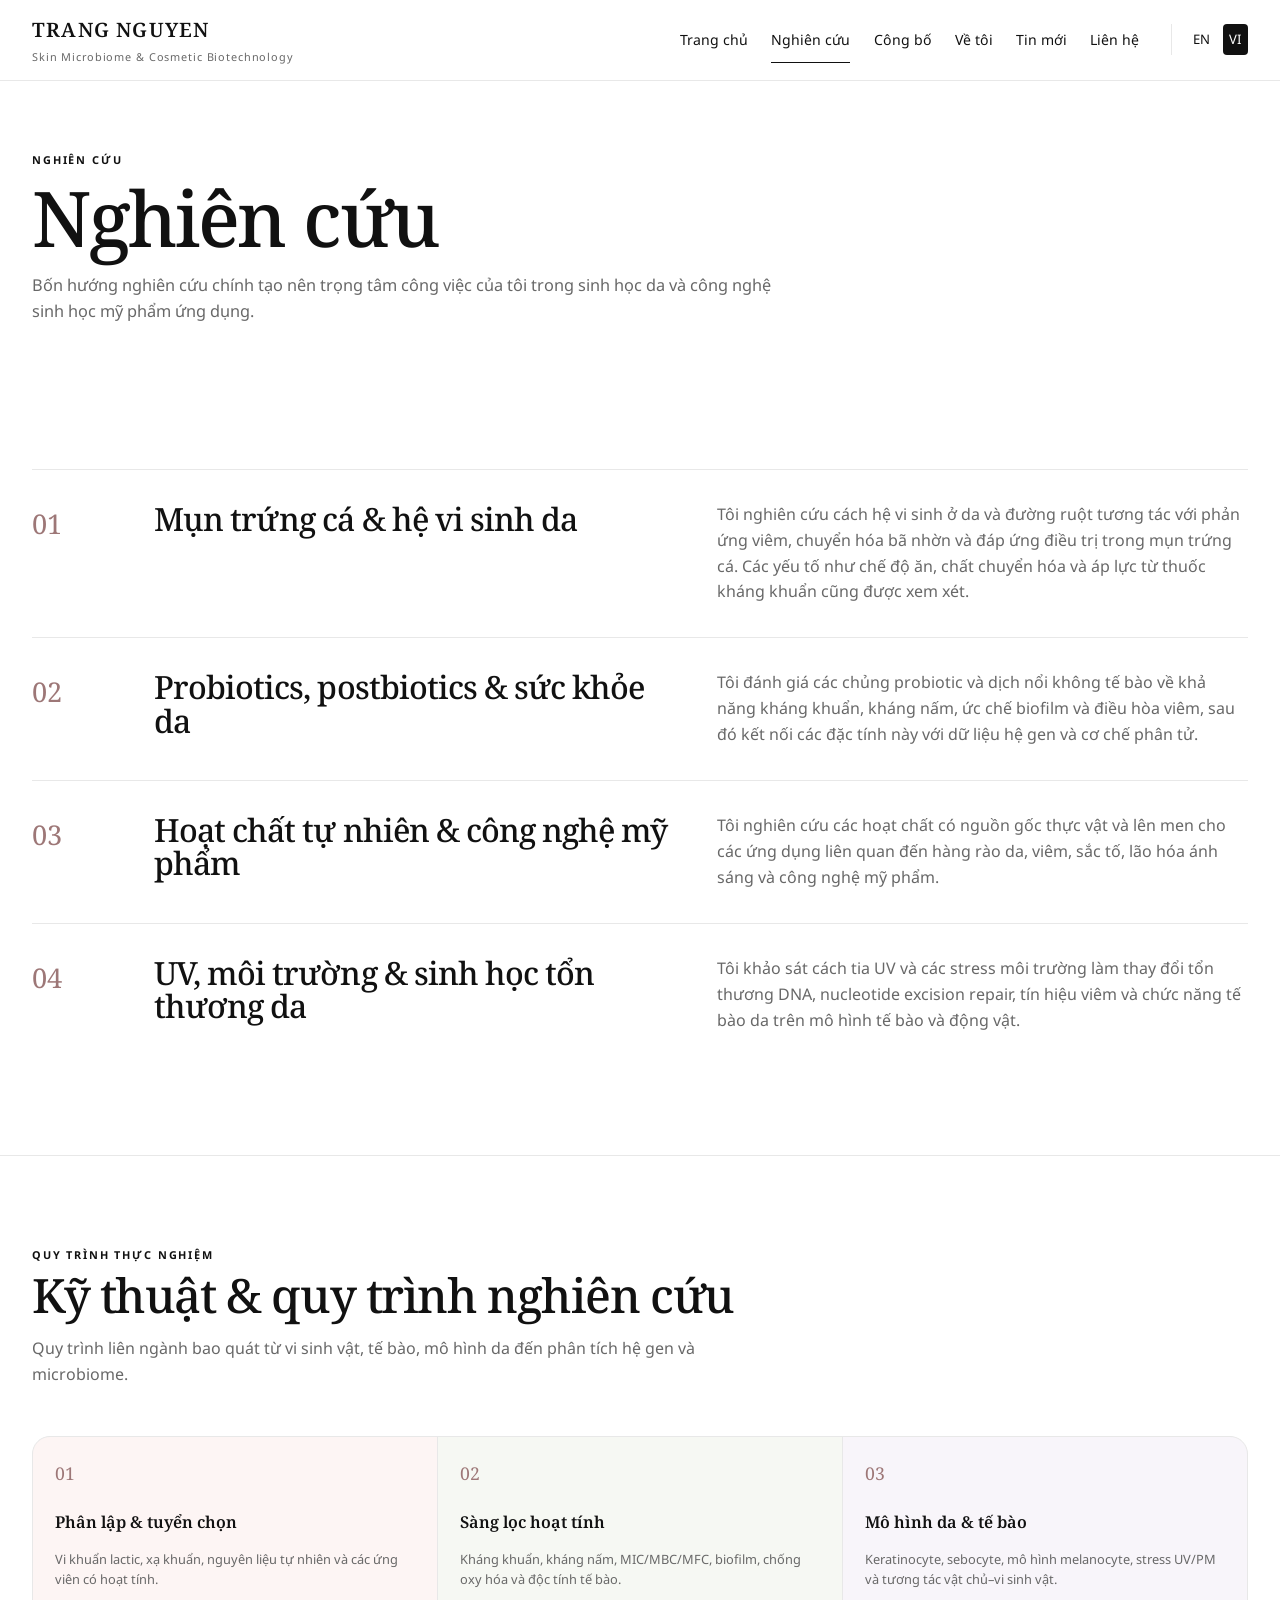
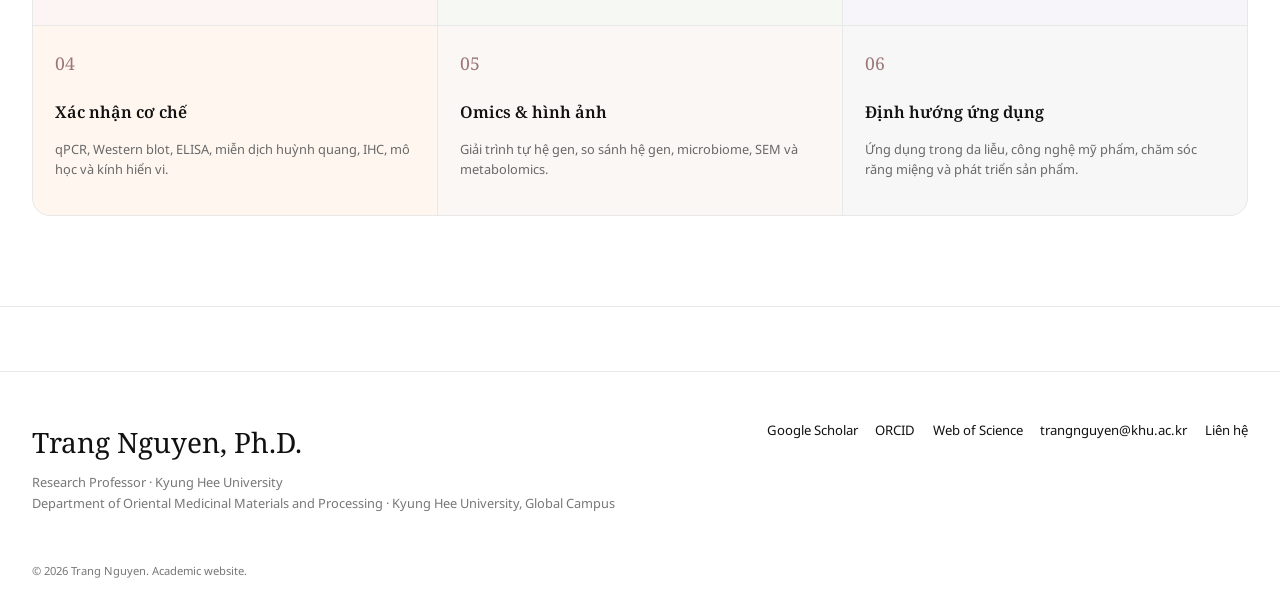
<file: vi/research/index.html>
<!doctype html><html lang="vi"><head><meta charset="utf-8"><meta name="viewport" content="width=device-width,initial-scale=1"><title>Nghiên cứu · Trang Nguyen</title><meta name="description" content="Bốn hướng nghiên cứu chính tạo nên trọng tâm công việc của tôi trong sinh học da và công nghệ sinh học mỹ phẩm ứng dụng."><link rel="canonical" href="https://trangthepharmacist.github.io/vi/research/"><link rel="alternate" hreflang="en" href="https://trangthepharmacist.github.io/en/research/"><link rel="alternate" hreflang="vi" href="https://trangthepharmacist.github.io/vi/research/"><meta property="og:title" content="Nghiên cứu · Trang Nguyen"><meta property="og:description" content="Bốn hướng nghiên cứu chính tạo nên trọng tâm công việc của tôi trong sinh học da và công nghệ sinh học mỹ phẩm ứng dụng."><meta property="og:type" content="website"><meta property="og:url" content="https://trangthepharmacist.github.io/vi/research/"><meta property="og:image" content="https://trangthepharmacist.github.io/images/trang-hero.png"><link rel="icon" href="/favicon.svg"><link rel="preconnect" href="https://fonts.googleapis.com"><link rel="preconnect" href="https://fonts.gstatic.com" crossorigin><link href="https://fonts.googleapis.com/css2?family=Noto+Sans:wght@400;500;600;700&family=Noto+Serif:wght@400;500;600;700&display=swap" rel="stylesheet"><link rel="stylesheet" href="/styles/global.css"><script type="application/ld+json">{"@context":"https://schema.org","@type":"Person","name":"Trang Nguyen","honorificSuffix":"Ph.D.","jobTitle":"Research Professor","affiliation":{"@type":"CollegeOrUniversity","name":"Kyung Hee University"},"sameAs":["https://orcid.org/0000-0001-5288-8994","https://www.webofscience.com/wos/author/rid/HMO-8225-2023"]}</script></head><body class=""><a class="skip" href="#main">Skip to content</a><header class="site-header"><div class="nav-wrap"><a class="brand" href="/vi/"><strong>TRANG NGUYEN</strong><span>Skin Microbiome &amp; Cosmetic Biotechnology</span></a><button class="menu-btn" aria-label="Open navigation" aria-expanded="false">Menu</button><nav class="main-nav" aria-label="Primary"><a href="/vi/" >Trang chủ</a><a href="/vi/research/" aria-current="page">Nghiên cứu</a><a href="/vi/publications/" >Công bố</a><a href="/vi/about/" >Về tôi</a><a href="/vi/news/" >Tin mới</a><a href="/vi/contact/" >Liên hệ</a></nav><div class="langs"><a href="/en/research/" data-lang-switch class="">EN</a><a href="/vi/research/" data-lang-switch class="active">VI</a></div></div></header><main id="main"><section class="page-hero"><div class="section-kicker">Nghiên cứu</div><h1 class="page-title">Nghiên cứu</h1><p class="page-intro">Bốn hướng nghiên cứu chính tạo nên trọng tâm công việc của tôi trong sinh học da và công nghệ sinh học mỹ phẩm ứng dụng.</p></section><section class="section"><article class="research-detail" id="acne-microbiome"><div class="num">01</div><h2>Mụn trứng cá &amp; hệ vi sinh da</h2><p>Tôi nghiên cứu cách hệ vi sinh ở da và đường ruột tương tác với phản ứng viêm, chuyển hóa bã nhờn và đáp ứng điều trị trong mụn trứng cá. Các yếu tố như chế độ ăn, chất chuyển hóa và áp lực từ thuốc kháng khuẩn cũng được xem xét.</p></article><article class="research-detail" id="probiotics"><div class="num">02</div><h2>Probiotics, postbiotics &amp; sức khỏe da</h2><p>Tôi đánh giá các chủng probiotic và dịch nổi không tế bào về khả năng kháng khuẩn, kháng nấm, ức chế biofilm và điều hòa viêm, sau đó kết nối các đặc tính này với dữ liệu hệ gen và cơ chế phân tử.</p></article><article class="research-detail" id="natural-products"><div class="num">03</div><h2>Hoạt chất tự nhiên &amp; công nghệ mỹ phẩm</h2><p>Tôi nghiên cứu các hoạt chất có nguồn gốc thực vật và lên men cho các ứng dụng liên quan đến hàng rào da, viêm, sắc tố, lão hóa ánh sáng và công nghệ mỹ phẩm.</p></article><article class="research-detail" id="environment"><div class="num">04</div><h2>UV, môi trường &amp; sinh học tổn thương da</h2><p>Tôi khảo sát cách tia UV và các stress môi trường làm thay đổi tổn thương DNA, nucleotide excision repair, tín hiệu viêm và chức năng tế bào da trên mô hình tế bào và động vật.</p></article></section><section class="section techniques-section"><div class="section-head"><div><div class="section-kicker">Quy trình thực nghiệm</div><h2>Kỹ thuật & quy trình nghiên cứu</h2><p class="section-sub">Quy trình liên ngành bao quát từ vi sinh vật, tế bào, mô hình da đến phân tích hệ gen và microbiome.</p></div></div><div class="tech-grid"><article class="tech-card"><span class="tech-step">01</span><strong>Phân lập &amp; tuyển chọn</strong><p>Vi khuẩn lactic, xạ khuẩn, nguyên liệu tự nhiên và các ứng viên có hoạt tính.</p></article><article class="tech-card"><span class="tech-step">02</span><strong>Sàng lọc hoạt tính</strong><p>Kháng khuẩn, kháng nấm, MIC/MBC/MFC, biofilm, chống oxy hóa và độc tính tế bào.</p></article><article class="tech-card"><span class="tech-step">03</span><strong>Mô hình da &amp; tế bào</strong><p>Keratinocyte, sebocyte, mô hình melanocyte, stress UV/PM và tương tác vật chủ–vi sinh vật.</p></article><article class="tech-card"><span class="tech-step">04</span><strong>Xác nhận cơ chế</strong><p>qPCR, Western blot, ELISA, miễn dịch huỳnh quang, IHC, mô học và kính hiển vi.</p></article><article class="tech-card"><span class="tech-step">05</span><strong>Omics &amp; hình ảnh</strong><p>Giải trình tự hệ gen, so sánh hệ gen, microbiome, SEM và metabolomics.</p></article><article class="tech-card"><span class="tech-step">06</span><strong>Định hướng ứng dụng</strong><p>Ứng dụng trong da liễu, công nghệ mỹ phẩm, chăm sóc răng miệng và phát triển sản phẩm.</p></article></div></section></main><footer class="site-footer"><div class="footer-inner"><div><div class="footer-name">Trang Nguyen, Ph.D.</div><div class="footer-meta">Research Professor · Kyung Hee University<br>Department of Oriental Medicinal Materials and Processing · Kyung Hee University, Global Campus</div></div><div class="footer-links"><a href="https://scholar.google.com/citations?user=YH3xcVYAAAAJ&hl=en">Google Scholar</a><a href="https://orcid.org/0000-0001-5288-8994">ORCID</a><a href="https://www.webofscience.com/wos/author/rid/HMO-8225-2023">Web of Science</a><a href="mailto:trangnguyen@khu.ac.kr">trangnguyen@khu.ac.kr</a><a href="/vi/contact/">Liên hệ</a></div></div><div class="copyright">© 2026 Trang Nguyen. Academic website.</div></footer><script>const b=document.querySelector('.menu-btn'),n=document.querySelector('.main-nav');if(b&&n){b.addEventListener('click',()=>{const o=n.classList.toggle('open');b.setAttribute('aria-expanded',String(o));});n.querySelectorAll('a').forEach(a=>a.addEventListener('click',()=>{n.classList.remove('open');b.setAttribute('aria-expanded','false')}));}</script></body></html>
</file>
<file: styles/global.css>
:root{
  --bg:#ffffff;
  --surface:#ffffff;
  --surface-2:#fafafa;
  --ink:#111111;
  --ink-soft:#2f2f2f;
  --muted:#686868;
  --navy:#111111;
  --navy-2:#252525;
  --taupe:#a67f7f;
  --line:#e8e8e8;
  --accent:#111111;
  --max:1320px;
  --serif:'Noto Serif',Georgia,'Times New Roman',serif;
  --sans:'Noto Sans',Inter,ui-sans-serif,system-ui,-apple-system,BlinkMacSystemFont,'Segoe UI',sans-serif;
}
*{box-sizing:border-box}
html{scroll-behavior:smooth;background:var(--bg);color:var(--ink)}
body{margin:0;background:var(--bg);color:var(--ink);font-family:var(--sans);line-height:1.62;-webkit-font-smoothing:antialiased}
img{display:block;max-width:100%}a{color:inherit;text-decoration:none}button{font:inherit}.skip{position:absolute;left:-999px}.skip:focus{left:1rem;top:1rem;background:#fff;color:#111;padding:.7rem 1rem;z-index:100}
.site-header{position:sticky;top:0;z-index:50;background:rgba(255,255,255,.96);backdrop-filter:blur(16px);border-bottom:1px solid rgba(232,232,232,.94)}
.nav-wrap{max-width:var(--max);min-height:78px;margin:auto;padding:.9rem 2rem;display:flex;align-items:center;gap:2rem}.brand{margin-right:auto}.brand strong{display:block;font-family:var(--serif);font-size:1.24rem;letter-spacing:.06em;font-weight:600}.brand span{display:block;margin-top:.08rem;color:var(--muted);font-size:.68rem;letter-spacing:.08em}.main-nav{display:flex;align-items:center;gap:1.45rem;font-size:.88rem}.main-nav a{position:relative;padding:.35rem 0}.main-nav a[aria-current=page]::after{content:'';position:absolute;left:0;right:0;bottom:-.4rem;height:1px;background:var(--ink)}.langs{display:flex;gap:.35rem;border-left:1px solid var(--line);padding-left:.9rem;font-size:.82rem}.langs a{padding:.3rem .42rem;border-radius:4px}.langs a.active{background:var(--navy);color:#fff}.menu-btn{display:none;background:transparent;border:1px solid var(--line);border-radius:999px;padding:.45rem .7rem}.menu-btn:focus-visible,a:focus-visible{outline:3px solid rgba(17,17,17,.16);outline-offset:3px}
.hero{max-width:var(--max);margin:0 auto;padding:2.2rem 2rem 1.4rem;display:grid;grid-template-columns:minmax(0,1.04fr) minmax(420px,.96fr);gap:3.2rem;align-items:center;min-height:690px;background:var(--bg)}
.hero-copy{padding:2rem 0 2rem 1rem;display:flex;flex-direction:column;justify-content:center}.eyebrow,.section-kicker{text-transform:uppercase;letter-spacing:.17em;font-size:.68rem;font-weight:700;color:var(--accent)}.hero h1,.page-title,.section h2,.about-title{font-family:var(--serif);font-weight:500;letter-spacing:-.03em}.hero h1{font-size:clamp(3.4rem,5.1vw,5.7rem);line-height:.98;margin:1rem 0 1.15rem;max-width:760px}.hero h1 em{font-style:normal;color:var(--accent);font-weight:500}.hero .role{font-size:.96rem;color:var(--ink-soft)}.hero .lead{font-family:var(--serif);font-size:1.08rem;line-height:1.68;color:var(--ink-soft);max-width:670px}.tags{display:flex;flex-wrap:wrap;gap:.55rem;margin:1.4rem 0 1.65rem}.tag{border:1px solid #dedede;background:#fff;padding:.48rem .78rem;border-radius:999px;font-size:.78rem;transition:.18s}.tag:hover{background:#f7eeee;border-color:#ead9d9;color:#111}.cta{display:inline-flex;width:max-content;align-items:center;gap:.7rem;background:var(--navy);color:#fff;border-radius:999px;padding:.76rem 1.05rem;font-size:.82rem}.cta::after{content:'→';transition:.18s}.cta:hover::after{transform:translateX(4px)}
.hero-media{position:relative;overflow:hidden;min-height:590px;border-radius:26px;background:#f7f2ee;box-shadow:0 20px 56px rgba(0,0,0,.09)}.hero-media img{width:100%;height:100%;min-height:590px;object-fit:cover;object-position:center 16%;filter:none}.hero-media::after{content:'';position:absolute;inset:0;background:linear-gradient(180deg,transparent 68%,rgba(16,18,23,.22) 100%)}.hero-nameplate{position:absolute;left:1.3rem;right:1.3rem;bottom:1.15rem;z-index:2;display:flex;justify-content:space-between;align-items:end;color:#fff;padding-top:.65rem;border-top:1px solid rgba(255,255,255,.66)}.hero-nameplate span{font-size:.66rem;letter-spacing:.16em}.hero-nameplate strong{font-family:var(--serif);font-size:.78rem;font-weight:400;text-align:right;line-height:1.3}.hero-mobile-portrait{display:none}
.impact-strip{max-width:var(--max);margin:0 auto 1rem;background:var(--surface);border:1px solid var(--line);border-radius:18px}.impact-inner{display:grid;grid-template-columns:repeat(4,1fr)}.impact-inner>div{padding:1.15rem 1.35rem;border-right:1px solid var(--line)}.impact-inner>div:last-child{border-right:0}.impact-inner span{display:block;font-size:.6rem;letter-spacing:.16em;text-transform:uppercase;color:var(--muted)}.impact-inner b{display:block;font-family:var(--serif);font-size:1.65rem;font-weight:500;margin:.12rem 0}.impact-inner small{font-size:.7rem;color:var(--muted)}
.section{max-width:var(--max);margin:auto;padding:5.6rem 2rem}.section-head{display:flex;justify-content:space-between;align-items:end;gap:2rem;margin-bottom:2rem}.section h2{font-size:clamp(2.3rem,3.7vw,3.85rem);line-height:1.04;margin:.45rem 0}.section-sub,.page-intro,.about-copy p,.research-detail p,.contact-card p{color:var(--muted)}.section-sub{max-width:690px}.text-link{font-size:.86rem;border-bottom:1px solid var(--accent);padding-bottom:.18rem}.research-section{background:var(--surface);border-top:1px solid var(--line);border-bottom:1px solid var(--line)}
.showcase-grid{display:grid;grid-template-columns:repeat(4,1fr);gap:1.1rem}.showcase-card{display:grid;grid-template-columns:auto 1fr auto;grid-template-areas:'img img img' 'num title arrow' '. text .';column-gap:.7rem;padding-bottom:1rem}.showcase-image{grid-area:img;aspect-ratio:16/10;border-radius:16px;overflow:hidden;background:var(--surface-2);margin-bottom:.85rem}.showcase-image img{width:100%;height:100%;object-fit:cover;filter:none}.showcase-card span{grid-area:num;font-family:var(--serif);color:var(--taupe)}.showcase-card h3{grid-area:title;font-family:var(--serif);font-size:1.16rem;font-weight:600;margin:0}.showcase-card p{grid-area:text;margin:.35rem 0 0;color:var(--muted);font-size:.8rem}.showcase-card b{grid-area:arrow;font-weight:400;color:var(--accent)}
.techniques-section{max-width:none;background:var(--surface-2);border-top:1px solid var(--line);border-bottom:1px solid var(--line)}.techniques-section>.section-head,.techniques-section>.tech-grid{max-width:calc(var(--max) - 4rem);margin-left:auto;margin-right:auto}.tech-grid{display:grid;grid-template-columns:repeat(3,1fr);gap:1px;background:var(--line);border:1px solid var(--line);border-radius:18px;overflow:hidden}.tech-card{background:var(--surface);padding:1.4rem;min-height:176px}.tech-step{display:block;font-family:var(--serif);font-size:1.1rem;color:var(--taupe);margin-bottom:1.35rem}.tech-card strong{font-family:var(--serif);font-weight:600;font-size:1.02rem}.tech-card p{font-size:.8rem;color:var(--muted)}
.about-preview{display:grid;grid-template-columns:1.08fr .78fr .62fr;gap:2rem;align-items:start}.about-title{font-size:clamp(2.4rem,3.8vw,3.8rem);margin:.35rem 0 1rem}.about-photo img{aspect-ratio:4/5;object-fit:cover;object-position:center 21%;border-radius:20px;box-shadow:0 16px 38px rgba(0,0,0,.08)}.credentials{border-left:1px solid var(--line);padding-left:1.2rem}.credential{padding:0 0 .85rem;margin-bottom:.85rem;border-bottom:1px solid var(--line)}.credential strong{display:block;font-family:var(--serif)}.credential span{font-size:.78rem;color:var(--muted)}.metrics{display:grid;grid-template-columns:repeat(3,1fr);gap:.5rem;margin-top:1rem}.metric{padding:.68rem;border:1px solid var(--line);border-radius:12px;background:var(--surface)}.metric b{display:block;font-family:var(--serif);font-size:1.45rem}.metric span{font-size:.63rem;color:var(--muted)}.metric-note{font-size:.68rem;color:var(--muted);margin-top:.7rem}
.featured-pubs{display:grid;grid-template-columns:repeat(2,minmax(0,1fr));gap:1.2rem}.featured-pub{display:grid;grid-template-columns:minmax(0,.9fr) minmax(0,1.1fr);background:var(--surface);border:1px solid var(--line);border-radius:18px;overflow:hidden;scroll-margin-top:100px}.paper-visual{margin:0;background:#fafafa;display:flex;flex-direction:column}.paper-visual img{width:100%;height:100%;min-height:360px;max-height:520px;object-fit:contain;background:#fff;padding:.45rem}.paper-visual figcaption{padding:.5rem .65rem;font-size:.6rem;color:var(--muted);border-top:1px solid var(--line)}.paper-placeholder{min-height:320px;background:linear-gradient(145deg,#fdf3f0,#f7f1f7);display:flex;flex-direction:column;justify-content:center;padding:1.8rem;border-right:1px solid var(--line)}.paper-placeholder span{font-size:.68rem;letter-spacing:.14em;color:var(--accent);text-transform:uppercase}.paper-placeholder strong{font-family:var(--serif);font-size:1.9rem;margin:.55rem 0}.paper-placeholder small{color:var(--muted)}.featured-pub-copy{padding:1.3rem}.featured-meta{display:flex;flex-wrap:wrap;gap:.48rem;font-size:.71rem;color:var(--muted)}.if-badge{display:inline-flex;border:1px solid #eadfd7;background:#fff7f1;color:#5f5149;border-radius:999px;padding:.16rem .45rem;font-size:.66rem;font-style:normal}.featured-pub h3{font-family:var(--serif);font-weight:600;font-size:1.28rem;line-height:1.24;margin:.65rem 0 .4rem}.pub-journal{font-style:italic;font-size:.82rem;color:var(--muted)}.featured-pub p{font-size:.84rem;color:var(--muted)}.paper-data{border-top:1px solid var(--line);margin-top:.9rem;padding-top:.75rem}.paper-data-title{font-size:.62rem;letter-spacing:.12em;text-transform:uppercase;color:var(--accent);font-weight:700}.paper-data ul{padding-left:1rem;margin:.5rem 0}.paper-data li{font-size:.76rem;color:#666666;margin:.25rem 0}
.pub-list{border-top:1px solid var(--line)}.pub{display:grid;grid-template-columns:70px 1fr 150px;gap:1rem;padding:1.2rem 0;border-bottom:1px solid var(--line)}.pub-year{font-family:var(--serif);font-size:1.2rem;color:var(--taupe)}.pub h3{font-size:.94rem;margin:0 0 .3rem;line-height:1.4}.pub-journal{font-size:.82rem}.pub-highlight{font-size:.82rem;color:var(--muted)}.pub-doi{font-size:.78rem;align-self:center;justify-self:end;color:var(--accent)}.snapshot{background:#fff;color:#111}.snapshot .section-kicker{color:#7a7a7a}.timeline{display:grid;grid-template-columns:repeat(4,1fr);gap:1px;background:#e8e8e8;margin-top:1.6rem}.timeline div{padding:1.35rem;background:#fff}.timeline b{font-family:var(--serif);font-weight:500;font-size:1.35rem}.timeline span{display:block;margin-top:.2rem;font-size:.8rem;color:#666666}
.page-hero{max-width:var(--max);margin:auto;padding:4.4rem 2rem 2.4rem}.page-title{font-size:clamp(3rem,6vw,5.7rem);line-height:.98;margin:.7rem 0 .9rem}.page-intro{max-width:740px;font-size:1.02rem}.research-detail{display:grid;grid-template-columns:90px 1fr 1fr;gap:2rem;padding:2rem 0;border-top:1px solid var(--line)}.research-detail .num{font-family:var(--serif);font-size:1.7rem;color:var(--taupe)}.research-detail h2{font-family:var(--serif);font-size:2rem;font-weight:500;margin:0}.research-detail p{margin:0}.about-page{display:grid;grid-template-columns:.78fr 1.22fr;gap:3.2rem}.about-page img{aspect-ratio:4/5;object-fit:cover;object-position:center 20%;border-radius:20px}.talk-strip{display:grid;grid-template-columns:1fr 1fr;gap:2.6rem;align-items:center;background:var(--surface);border:1px solid var(--line);border-radius:20px;padding:2rem}.talk-strip img{aspect-ratio:16/10;object-fit:cover;object-position:center 28%;border-radius:14px}.contact-grid{display:grid;grid-template-columns:1fr 1fr;gap:2rem}.contact-card{padding-top:1rem;border-top:1px solid var(--line)}.contact-card h3{font-family:var(--serif);font-size:1.6rem;font-weight:500}.empty-news{padding:1.4rem 0;color:var(--muted);border-top:1px solid var(--line);border-bottom:1px solid var(--line)}
.site-footer{margin-top:4rem;background:#fff;color:#111}.footer-inner{max-width:var(--max);margin:auto;padding:3rem 2rem;display:grid;grid-template-columns:1fr auto;gap:2rem}.footer-name{font-family:var(--serif);font-size:1.75rem}.footer-meta{color:#666666;font-size:.8rem;margin-top:.45rem}.footer-links{display:flex;gap:1.1rem;font-size:.82rem}.copyright{max-width:var(--max);margin:auto;padding:0 2rem 1.7rem;color:#8a8a8a;font-size:.7rem}
@media(max-width:1000px){.main-nav{display:none}.menu-btn{display:block}.main-nav.open{display:flex;position:absolute;top:100%;left:0;right:0;background:var(--bg);padding:1.2rem 1.4rem;flex-direction:column;align-items:flex-start;border-bottom:1px solid var(--line)}.hero{grid-template-columns:1fr;padding-top:1.3rem;gap:1.4rem;min-height:auto}.hero-copy{padding:2.2rem 1rem 1rem}.hero-media{min-height:520px}.hero-media img{min-height:520px}.impact-inner{grid-template-columns:repeat(2,1fr)}.impact-inner>div:nth-child(2){border-right:0}.impact-inner>div:nth-child(-n+2){border-bottom:1px solid var(--line)}.showcase-grid{grid-template-columns:repeat(2,1fr)}.tech-grid{grid-template-columns:repeat(2,1fr)}.about-preview{grid-template-columns:1fr 1fr}.credentials{grid-column:1/-1;border-left:0;border-top:1px solid var(--line);padding:1.2rem 0 0}.featured-pubs{grid-template-columns:1fr}.research-detail{grid-template-columns:70px 1fr}.research-detail p{grid-column:2}.about-page{gap:2rem}.contact-grid{grid-template-columns:1fr}}
@media(max-width:640px){.nav-wrap{min-height:66px;padding:.72rem 1rem;gap:.75rem}.brand strong{font-size:1rem}.brand span{display:none}.langs{padding-left:.5rem}.hero{display:flex;flex-direction:column;padding:0 0 1rem;gap:0}.hero-media{order:1;min-height:410px;border-radius:0;box-shadow:none}.hero-media img{min-height:410px;object-position:center 13%}.hero-nameplate{display:none}.hero-copy{order:2;padding:2rem 1.2rem 1rem}.hero h1{font-size:3.05rem;line-height:1.01;margin:.75rem 0 1rem}.hero .lead{font-size:1rem}.tags{display:grid;grid-template-columns:1fr 1fr;gap:.45rem}.tag{text-align:center;padding:.5rem .55rem;font-size:.72rem}.impact-strip{border-left:0;border-right:0;border-radius:0;margin-bottom:0}.section,.page-hero{padding-left:1.2rem;padding-right:1.2rem}.section{padding-top:4rem;padding-bottom:4rem}.section-head{align-items:start;flex-direction:column}.showcase-grid{display:flex;overflow-x:auto;scroll-snap-type:x mandatory;gap:.9rem;padding-bottom:.5rem}.showcase-card{min-width:82vw;scroll-snap-align:start}.techniques-section>.section-head,.techniques-section>.tech-grid{max-width:none}.tech-grid{display:flex;overflow-x:auto;scroll-snap-type:x mandatory;background:transparent;border:0;border-radius:0;gap:.75rem}.tech-card{min-width:78vw;scroll-snap-align:start;border:1px solid var(--line);border-radius:14px}.about-preview{grid-template-columns:1fr}.about-photo{order:-1}.credentials{grid-column:auto}.metrics{grid-template-columns:repeat(3,1fr)}.featured-pub{grid-template-columns:1fr}.paper-visual img{min-height:0;aspect-ratio:4/3}.paper-placeholder{min-height:220px;border-right:0;border-bottom:1px solid var(--line)}.pub{grid-template-columns:50px 1fr}.pub-doi{grid-column:2;justify-self:start}.timeline{grid-template-columns:1fr}.research-detail{grid-template-columns:46px 1fr;gap:1rem}.research-detail p{grid-column:2}.about-page{grid-template-columns:1fr}.talk-strip{grid-template-columns:1fr;padding:1rem}.footer-inner{grid-template-columns:1fr}.footer-links{flex-wrap:wrap}}
@media(prefers-reduced-motion:reduce){*{scroll-behavior:auto!important;transition:none!important}}


/* Pure white editorial refresh */
html,body,.hero,.research-section,.section,.page-hero,.site-footer,.snapshot{background:#fff;color:#111}
.site-header{background:rgba(255,255,255,.96);border-color:#e8e8e8}
.hero h1 em{color:#111}
.eyebrow,.section-kicker,.paper-data-title,.pub-doi,.showcase-card b{color:#111}
.cta,.langs a.active,.skip:focus{background:#111;color:#fff;border-color:#111}
.cta:hover{background:#2a2a2a}
.tag:nth-child(4n+1){background:#fdf1f1;border-color:#f1dddd}
.tag:nth-child(4n+2){background:#f3f6ef;border-color:#e1eadb}
.tag:nth-child(4n+3){background:#f5f1f8;border-color:#e7dff0}
.tag:nth-child(4n+4){background:#fff4ea;border-color:#f2e1d2}
.tag:hover{background:#111;border-color:#111;color:#fff}
.impact-strip,.featured-pub,.contact-card,.talk-strip,.metric{background:#fff}
.research-section,.techniques-section{background:#fff}
.tech-grid{background:#e8e8e8}
.tech-card{background:#fff}
.tech-card:nth-child(6n+1){background:#fdf5f4}
.tech-card:nth-child(6n+2){background:#f6f8f3}
.tech-card:nth-child(6n+3){background:#f8f5fa}
.tech-card:nth-child(6n+4){background:#fff7ef}
.tech-card:nth-child(6n+5){background:#faf7f4}
.tech-card:nth-child(6n+6){background:#f7f7f7}
.tech-step,.pub-year,.research-detail .num{color:#9d7777}
.snapshot{border-top:1px solid #e8e8e8;border-bottom:1px solid #e8e8e8}
.snapshot .section-kicker{color:#777}
.timeline{background:#e8e8e8}
.timeline div{background:#fff;color:#111}
.timeline span{color:#666}
.site-footer{border-top:1px solid #e8e8e8}
.footer-meta,.copyright{color:#777}
.paper-placeholder{background:linear-gradient(145deg,#fff5f2,#f8f3fa)}
.if-badge{border-color:#eadfd7;background:#fff7f1;color:#5f5149}
.hero-media{background:#f8f4f1;box-shadow:0 18px 48px rgba(0,0,0,.08)}
.showcase-image{background:#fafafa}
.showcase-image img{filter:none}
.main-nav.open{background:#fff}

/* 30-paper publication record */
.pub-summary{display:grid;grid-template-columns:minmax(0,.8fr) minmax(0,1.2fr);gap:2.5rem;align-items:end;border-top:1px solid var(--line);border-bottom:1px solid var(--line);padding-top:3.2rem;padding-bottom:3.2rem}.pub-summary h2{margin:.35rem 0 0}.pub-summary p{margin:0;color:var(--muted);max-width:680px}.publication-year-block{margin-bottom:4rem}.publication-year-block>.section-kicker{margin-bottom:.7rem}.pub-list{border-top:1px solid var(--line)}.pub{grid-template-columns:72px minmax(0,1fr) 72px;gap:1.2rem;padding:1.35rem 0}.pub-number{display:flex;flex-direction:column;gap:.18rem;padding-top:.12rem}.pub-number span{font-family:var(--serif);font-size:1.35rem;color:#111}.pub-number small{font-size:.64rem;color:var(--muted);letter-spacing:.06em}.pub h3{font-family:var(--serif);font-size:1.05rem;font-weight:600;line-height:1.42;margin:0 0 .38rem}.pub-journal{display:flex;flex-wrap:wrap;align-items:center;gap:.65rem;font-style:italic}.pub-date{font-style:normal;color:#8a8a8a;font-size:.72rem}.pub-visible-metrics{display:flex;flex-wrap:wrap;gap:.4rem;margin:.7rem 0 .25rem}.metric-chip,.if-badge{display:inline-flex;align-items:center;border:1px solid #e5e5e5;background:#fff;border-radius:999px;padding:.22rem .52rem;font-size:.68rem;color:#555}.if-badge.strong{border-color:#ead8d8;background:#fdf4f3;color:#503f3f;font-weight:700}.pub-details{margin-top:.7rem}.pub-details summary{cursor:pointer;width:max-content;font-size:.72rem;color:#555;border-bottom:1px solid #bbb;padding-bottom:.12rem}.pub-details-grid{display:grid;grid-template-columns:repeat(4,minmax(0,1fr));gap:.7rem;margin:1rem 0}.pub-details-grid>div{padding:.8rem;background:#fafafa;border:1px solid #ededed;border-radius:10px}.pub-details-grid span{display:block;font-size:.58rem;letter-spacing:.12em;text-transform:uppercase;color:#8a8a8a;margin-bottom:.25rem}.pub-details-grid p{font-size:.75rem;margin:0;word-break:break-word}.pub-details ul{margin:.8rem 0 0;padding-left:1.1rem}.pub-details li{font-size:.76rem;color:#666;margin:.3rem 0}.pub-doi.muted{color:#bbb}.featured-meta .if-badge{font-weight:700}.featured-pub .pub-journal{display:block}.all-publications{padding-top:2.5rem}
@media(max-width:900px){.pub-details-grid{grid-template-columns:repeat(2,minmax(0,1fr))}.pub-summary{grid-template-columns:1fr;gap:1rem}}
@media(max-width:640px){.pub{grid-template-columns:48px minmax(0,1fr);gap:.85rem}.pub-doi{grid-column:2}.pub-details-grid{grid-template-columns:1fr}.pub-visible-metrics{gap:.32rem}.metric-chip,.if-badge{font-size:.64rem}.pub-summary{padding-top:2.4rem;padding-bottom:2.4rem}}

/* 2026 JCR metric refresh */
.pub-visible-metrics{align-items:center;gap:.7rem}.jif-spotlight{display:grid;grid-template-columns:auto 1fr;grid-template-rows:auto auto;column-gap:.55rem;align-items:center;padding:.6rem .75rem;border:1px solid #eadfda;background:#fff8f5;border-radius:12px;min-width:150px}.jif-spotlight strong{grid-row:1/3;font-family:var(--serif);font-size:1.65rem;line-height:1;color:#111}.jif-spotlight span{font-size:.63rem;letter-spacing:.1em;text-transform:uppercase;font-weight:700;color:#555}.jif-spotlight small{font-size:.61rem;color:#8a8a8a}.metric-stack{display:flex;gap:.4rem;flex-wrap:wrap}.featured-meta .if-badge{background:#fff8f5;border-color:#eadfda;color:#3f3834}.metric-note{font-size:.72rem;color:var(--muted);margin-top:1rem}@media(max-width:640px){.jif-spotlight{min-width:138px}.jif-spotlight strong{font-size:1.45rem}}
</file>
